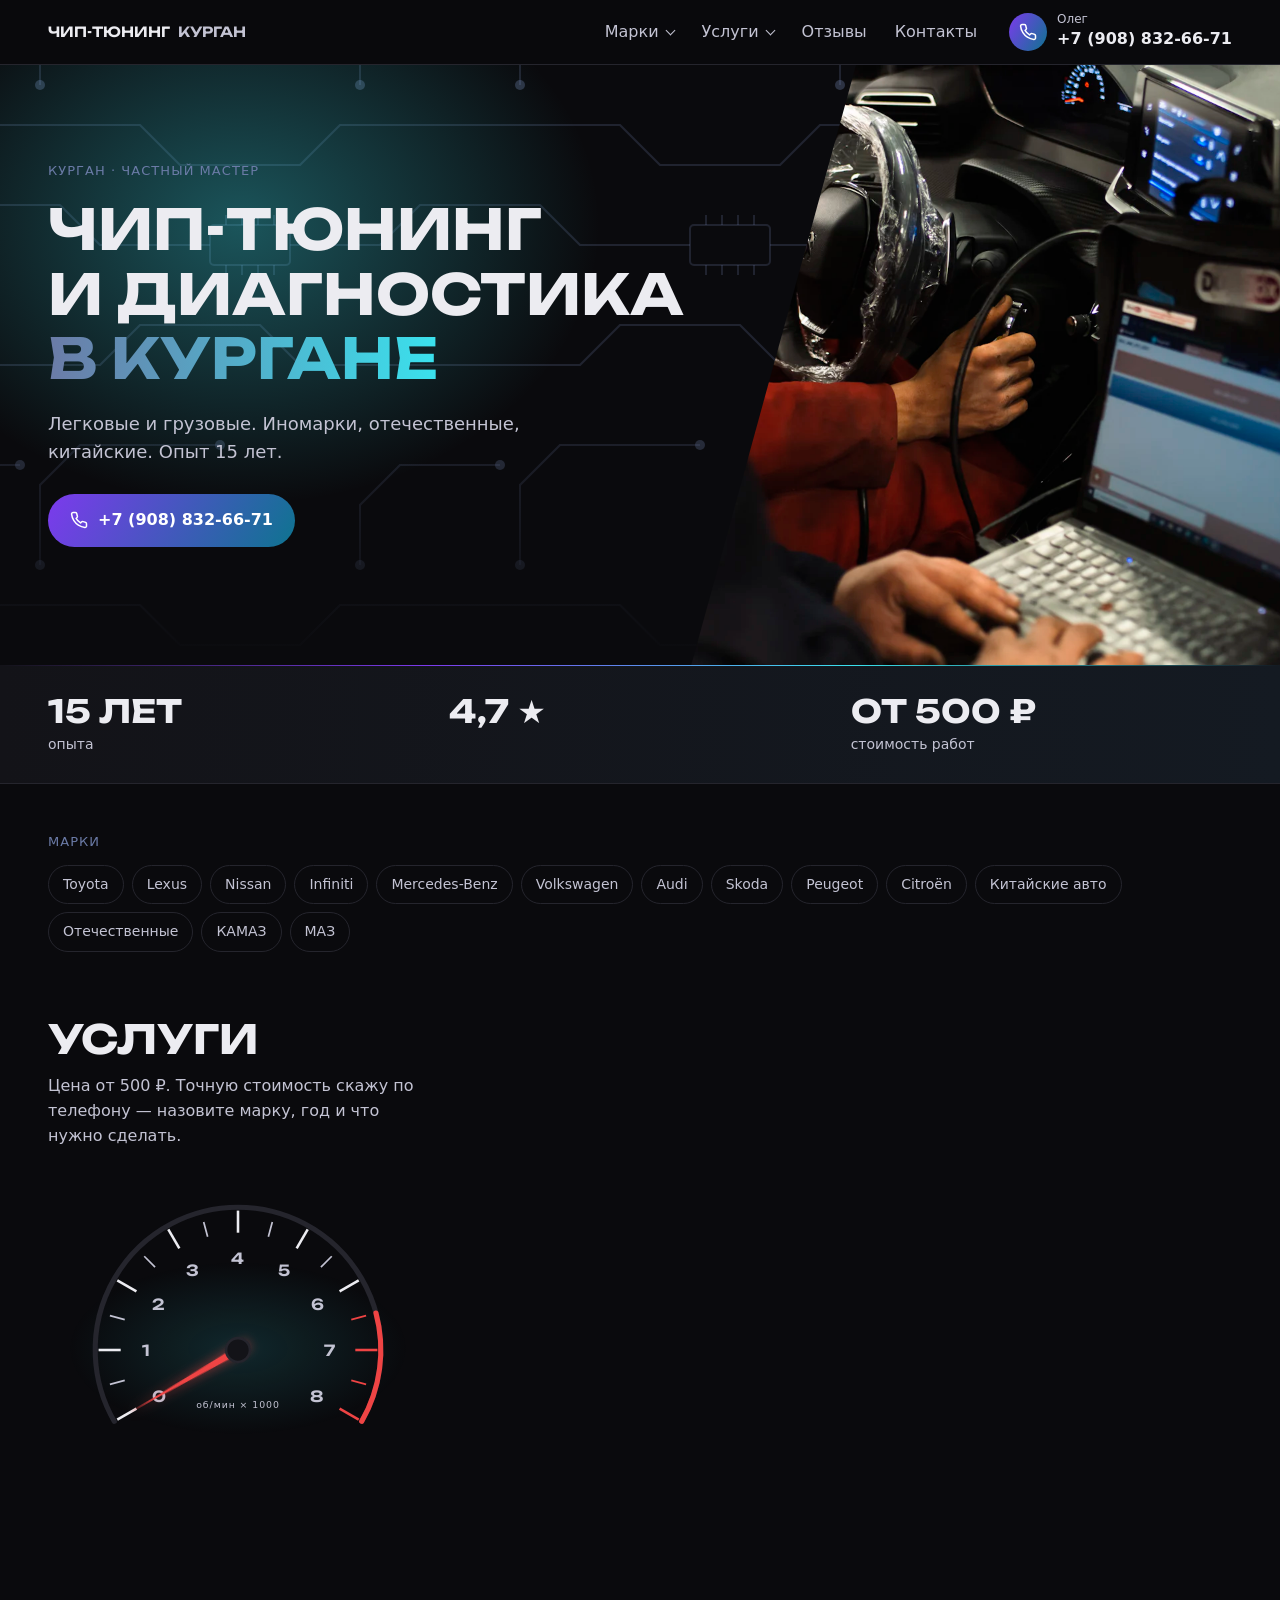
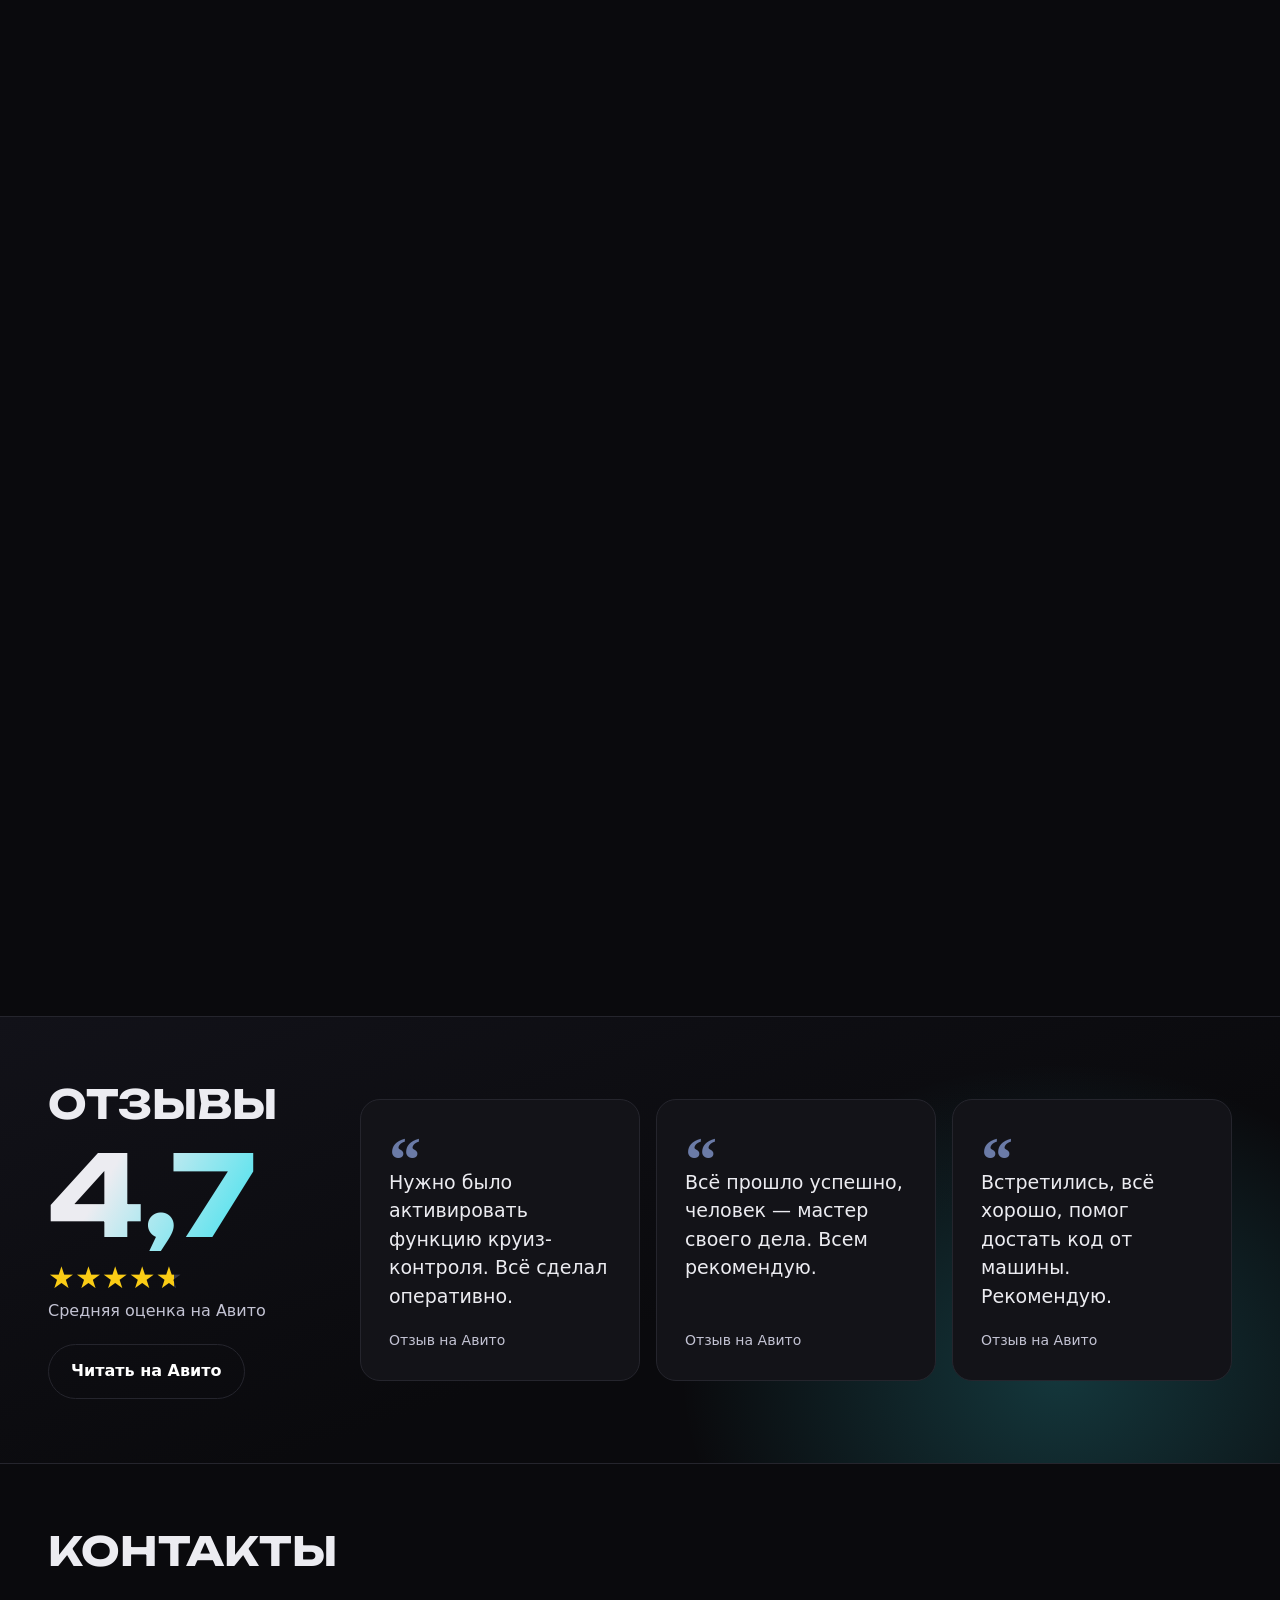
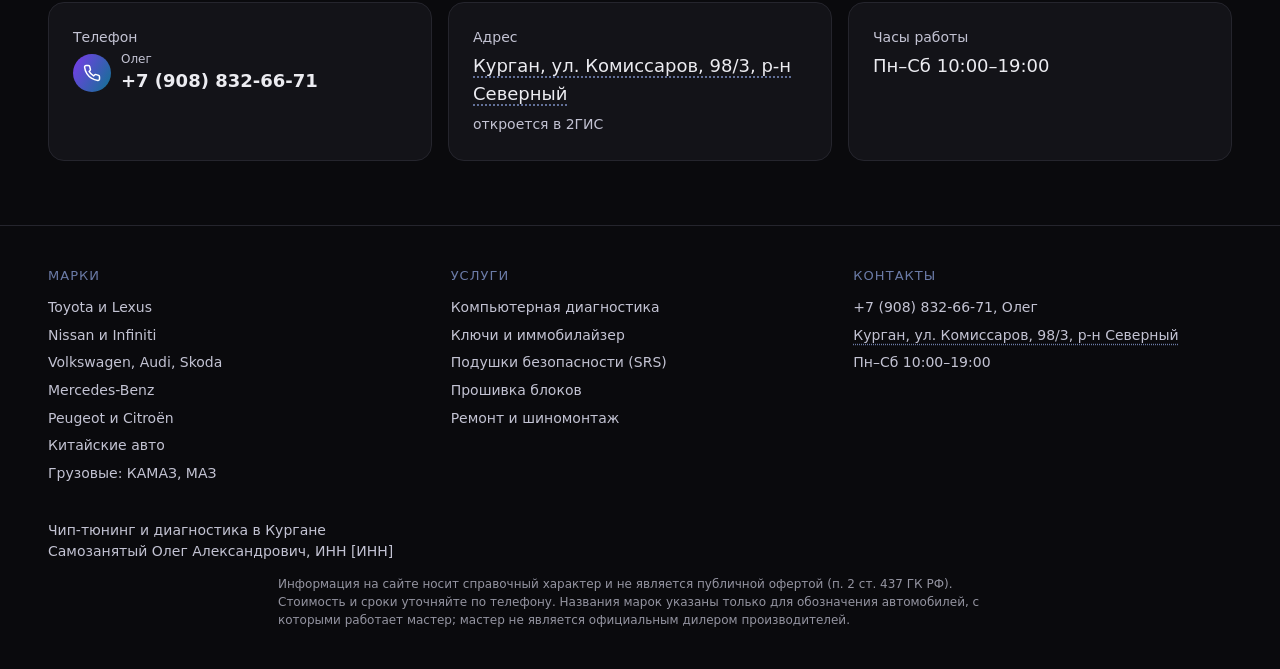
<file: index.html>
<!doctype html>
<html lang="ru">

<head>
  <meta charset="utf-8">
  <meta name="viewport" content="width=device-width, initial-scale=1">
  <title>Чип-тюнинг и диагностика авто в Кургане — от 500 ₽</title>
  <meta name="description"
    content="Чип-тюнинг легковых и грузовых авто, компьютерная диагностика, прошивка блоков, привязка ключей, ремонт, шиномонтаж. Частный мастер, опыт 15 лет. Курган, ул. Комиссаров, 98/3, р-н Северный. Тел. +7 (908) 832-66-71.">
  <link rel="icon"
    href="data:image/svg+xml,%3Csvg xmlns='http://www.w3.org/2000/svg' viewBox='0 0 32 32'%3E%3Crect width='32' height='32' rx='8' fill='%237c3aed'/%3E%3Cpath d='M18 4 8 18h7l-1 10 10-14h-7z' fill='white'/%3E%3C/svg%3E">
  <link rel="preload" href="assets/fonts/unbounded-cyrillic.woff2" as="font" type="font/woff2" crossorigin>
  <link rel="stylesheet" href="assets/style.css">
  <script type="application/ld+json">
{
  "@context": "https://schema.org",
  "@type": "AutoRepair",
  "name": "Олег — чип-тюнинг и диагностика",
  "description": "Чип-тюнинг легковых и грузовых авто, компьютерная диагностика, прошивка блоков, привязка ключей, ремонт, шиномонтаж.",
  "telephone": "+79088326671",
  "priceRange": "от 500 ₽",
  "openingHours": "Mo-Sa 10:00-19:00",
  "sameAs": ["https://www.avito.ru/kurgan/predlozheniya_uslug/chip-tyuning_diagnostika_1018682050"],
  "address": {
    "@type": "PostalAddress",
    "addressCountry": "RU",
    "addressLocality": "Курган",
    "streetAddress": "ул. Комиссаров, 98/3, р-н Северный"
  }
}
</script>
</head>

<body>

  <header class="top">
    <div class="wrap top-in">
      <a class="logo" href="index.html">Чип-тюнинг<span>Курган</span></a>
      <button class="burger" type="button" aria-label="Меню" aria-expanded="false"><span></span></button>
      <nav class="menu" aria-label="Меню">
        <ul>
          <li class="dd"><a href="index.html#brands">Марки</a>
            <ul>
              <li><a href="toyota-lexus.html">Toyota и Lexus</a></li>
              <li><a href="nissan-infiniti.html">Nissan и Infiniti</a></li>
              <li><a href="vw-audi-skoda.html">Volkswagen, Audi, Skoda</a></li>
              <li><a href="mercedes.html">Mercedes-Benz</a></li>
              <li><a href="peugeot-citroen.html">Peugeot и Citroën</a></li>
              <li><a href="kitajskie.html">Китайские авто</a></li>
              <li><a href="gruzovye.html">Грузовые: КАМАЗ, МАЗ</a></li>
            </ul>
          </li>
          <li class="dd"><a href="index.html#services">Услуги</a>
            <ul>
              <li><a href="diagnostika.html">Компьютерная диагностика</a></li>
              <li><a href="klyuchi.html">Ключи и иммобилайзер</a></li>
              <li><a href="airbag.html">Подушки безопасности (SRS)</a></li>
              <li><a href="proshivka.html">Прошивка блоков</a></li>
              <li><a href="remont.html">Ремонт и шиномонтаж</a></li>
            </ul>
          </li>
          <li><a href="index.html#reviews">Отзывы</a></li>
          <li><a href="index.html#contacts">Контакты</a></li>
        </ul>
        <a class="tel" href="tel:+79088326671"><span class="tel-ico"><svg class="ico" viewBox="0 0 24 24"
              aria-hidden="true">
              <path
                d="M22 16.92v3a2 2 0 0 1-2.18 2 19.79 19.79 0 0 1-8.63-3.07 19.5 19.5 0 0 1-6-6 19.79 19.79 0 0 1-3.07-8.67A2 2 0 0 1 4.11 2h3a2 2 0 0 1 2 1.72c.13.96.36 1.9.7 2.81a2 2 0 0 1-.45 2.11L8.09 9.91a16 16 0 0 0 6 6l1.27-1.27a2 2 0 0 1 2.11-.45c.91.34 1.85.57 2.81.7A2 2 0 0 1 22 16.92z" />
            </svg></span><span><small>Олег</small>+7 (908) 832-66-71</span></a>
      </nav>
    </div>
  </header>

  <main>
    <section class="hero">
      <div class="wrap">
        <div class="hero-text">
          <p class="label">Курган · частный мастер</p>
          <h1>Чип-тюнинг и&nbsp;диагностика <em>в&nbsp;Кургане</em></h1>
          <p class="lead">Легковые и грузовые. Иномарки, отечественные, китайские. Опыт 15&nbsp;лет.</p>
          <div class="btns">
            <a class="btn" href="tel:+79088326671"><svg class="ico" viewBox="0 0 24 24" aria-hidden="true">
                <path
                  d="M22 16.92v3a2 2 0 0 1-2.18 2 19.79 19.79 0 0 1-8.63-3.07 19.5 19.5 0 0 1-6-6 19.79 19.79 0 0 1-3.07-8.67A2 2 0 0 1 4.11 2h3a2 2 0 0 1 2 1.72c.13.96.36 1.9.7 2.81a2 2 0 0 1-.45 2.11L8.09 9.91a16 16 0 0 0 6 6l1.27-1.27a2 2 0 0 1 2.11-.45c.91.34 1.85.57 2.81.7A2 2 0 0 1 22 16.92z" />
              </svg>+7 (908) 832-66-71</a>
          </div>
        </div>
      </div>
      <img class="photo hero-photo" src="photos/hero.webp" alt="Компьютерная диагностика автомобиля в Кургане"
        width="1200" height="900" fetchpriority="high">
    </section>

    <div class="stats-band">
      <ul class="wrap stats">
        <li><b>15 лет</b>опыта</li>
        <li><b>4,7 ★</b></li>
        <li><b>от 500 ₽</b>стоимость работ</li>
      </ul>
    </div>

    <section id="brands" class="brands wrap">
      <p class="label">Марки</p>
      <ul class="chips">
        <li><a href="toyota-lexus.html">Toyota</a></li>
        <li><a href="toyota-lexus.html">Lexus</a></li>
        <li><a href="nissan-infiniti.html">Nissan</a></li>
        <li><a href="nissan-infiniti.html">Infiniti</a></li>
        <li><a href="mercedes.html">Mercedes-Benz</a></li>
        <li><a href="vw-audi-skoda.html">Volkswagen</a></li>
        <li><a href="vw-audi-skoda.html">Audi</a></li>
        <li><a href="vw-audi-skoda.html">Skoda</a></li>
        <li><a href="peugeot-citroen.html">Peugeot</a></li>
        <li><a href="peugeot-citroen.html">Citroën</a></li>
        <li><a href="kitajskie.html">Китайские авто</a></li>
        <li><span>Отечественные</span></li>
        <li><a href="gruzovye.html">КАМАЗ</a></li>
        <li><a href="gruzovye.html">МАЗ</a></li>
      </ul>
    </section>

    <section id="services" class="services wrap">
      <div class="svc-side">
        <h2>Услуги</h2>
        <p class="muted">Цена от 500 ₽. Точную стоимость скажу по телефону — назовите марку, год и что нужно сделать.
        </p>
        <svg class="gauge" viewBox="0 0 400 300" aria-hidden="true">
          <path class="track" d="M54.5 284.0 A168 168 0 1 1 345.5 284.0" />
          <path class="prog" d="M54.5 284.0 A168 168 0 1 1 345.5 284.0" pathLength="100" />
          <path class="redzone" d="M362.3 156.5 A168 168 0 0 1 345.5 284.0" />
          <line class="major" x1="200" y1="36" x2="200" y2="62" transform="rotate(-120 200 200)" />
          <line class="" x1="200" y1="44" x2="200" y2="62" transform="rotate(-105 200 200)" />
          <line class="major" x1="200" y1="36" x2="200" y2="62" transform="rotate(-90 200 200)" />
          <line class="" x1="200" y1="44" x2="200" y2="62" transform="rotate(-75 200 200)" />
          <line class="major" x1="200" y1="36" x2="200" y2="62" transform="rotate(-60 200 200)" />
          <line class="" x1="200" y1="44" x2="200" y2="62" transform="rotate(-45 200 200)" />
          <line class="major" x1="200" y1="36" x2="200" y2="62" transform="rotate(-30 200 200)" />
          <line class="" x1="200" y1="44" x2="200" y2="62" transform="rotate(-15 200 200)" />
          <line class="major" x1="200" y1="36" x2="200" y2="62" transform="rotate(0 200 200)" />
          <line class="" x1="200" y1="44" x2="200" y2="62" transform="rotate(15 200 200)" />
          <line class="major" x1="200" y1="36" x2="200" y2="62" transform="rotate(30 200 200)" />
          <line class="" x1="200" y1="44" x2="200" y2="62" transform="rotate(45 200 200)" />
          <line class="major" x1="200" y1="36" x2="200" y2="62" transform="rotate(60 200 200)" />
          <line class="red" x1="200" y1="44" x2="200" y2="62" transform="rotate(75 200 200)" />
          <line class="major red" x1="200" y1="36" x2="200" y2="62" transform="rotate(90 200 200)" />
          <line class="red" x1="200" y1="44" x2="200" y2="62" transform="rotate(105 200 200)" />
          <line class="major red" x1="200" y1="36" x2="200" y2="62" transform="rotate(120 200 200)" />
          <text x="106.5" y="261.0">0</text><text x="92.0" y="207.0">1</text><text x="106.5" y="153.0">2</text><text
            x="146.0" y="113.5">3</text><text x="200.0" y="99.0">4</text><text x="254.0" y="113.5">5</text><text
            x="293.5" y="153.0">6</text><text x="308.0" y="207.0">7</text><text x="293.5" y="261.0">8</text>
          <text class="unit" x="200" y="268">об/мин × 1000</text>
          <g class="needle">
            <path d="M195 214 L200 52 L205 214 Z" />
          </g>
          <circle class="hub" cx="200" cy="200" r="14" />
        </svg>
      </div>
      <div class="svc-list">
        <article class="svc reveal">
          <span class="svc-num" aria-hidden="true">01</span>
          <h3>Чип-тюнинг</h3>
          <ul>
            <li><a href="toyota-lexus.html">Toyota, Lexus</a></li>
            <li><a href="nissan-infiniti.html">Nissan, Infiniti</a></li>
            <li><a href="peugeot-citroen.html">Peugeot, Citroën</a></li>
            <li><a href="kitajskie.html">Китайские авто</a></li>
            <li><a href="gruzovye.html">Грузовые: КАМАЗ, МАЗ, китайские</a></li>
          </ul>
          <p class="note">Ставлю только проверенные прошивки</p>
        </article>
        <article class="svc reveal">
          <span class="svc-num" aria-hidden="true">02</span>
          <h3>Диагностика</h3>
          <ul>
            <li><a href="diagnostika.html">Компьютерная диагностика иномарок и отечественных авто</a></li>
            <li><a href="mercedes.html">Mercedes-Benz на дилерском оборудовании Xentry</a></li>
            <li><a href="peugeot-citroen.html">Peugeot, Citroën на дилерском оборудовании Lexia</a></li>
            <li>Мотор-тестер, осциллограф</li>
            <li><a href="diagnostika.html">Проверка авто перед покупкой</a></li>
            <li><a href="diagnostika.html">Автоэлектрик</a></li>
          </ul>
        </article>
        <article class="svc reveal">
          <span class="svc-num" aria-hidden="true">03</span>
          <h3>Электроника и ключи</h3>
          <ul>
            <li><a href="proshivka.html">Прошивка блоков: двигатель, коробка, рулевое и другие</a></li>
            <li><a href="vw-audi-skoda.html">Обновление прошивок VW, Audi, Skoda</a></li>
            <li><a href="klyuchi.html">Привязка ключей, отключение иммобилайзера</a></li>
            <li><a href="klyuchi.html">Дубликаты ключей: программирую чип</a></li>
            <li><a href="airbag.html">Очистка краш-данных SRS после ДТП</a></li>
            <li>Активация функций, например круиз-контроля</li>
            <li><a href="proshivka.html">Русификация</a></li>
          </ul>
          <p class="note">Ключи и иммобилайзер — только владельцу авто, по СТС/ПТС и паспорту</p>
        </article>
        <article class="svc reveal">
          <span class="svc-num" aria-hidden="true">04</span>
          <h3>Ремонт и шиномонтаж</h3>
          <ul>
            <li><a href="remont.html">Ходовая</a></li>
            <li><a href="remont.html">Двигатель</a></li>
            <li><a href="remont.html">Коробка передач</a></li>
            <li><a href="remont.html">Шиномонтаж: сезонная переобувка</a></li>
          </ul>
          <p class="note">Можно со своими запчастями</p>
        </article>
      </div>
    </section>

    <section id="reviews" class="band">
      <div class="wrap reviews">
        <div class="rating">
          <h2>Отзывы</h2>
          <b class="score">4,7</b>
          <span class="stars" style="--r:4.7" role="img" aria-label="Оценка 4,7 из 5">★★★★★</span>
          <p>Средняя оценка на Авито</p>
          <a class="btn ghost"
            href="https://www.avito.ru/kurgan/predlozheniya_uslug/chip-tyuning_diagnostika_1018682050" target="_blank"
            rel="noopener">Читать на Авито</a>
        </div>
        <div>
          <div class="carousel" tabindex="0" aria-label="Отзывы клиентов">
            <figure class="review">
              <blockquote>Нужно было активировать функцию круиз-контроля. Всё сделал оперативно.</blockquote>
              <figcaption>Отзыв на Авито</figcaption>
            </figure>
            <figure class="review">
              <blockquote>Всё прошло успешно, человек — мастер своего дела. Всем рекомендую.</blockquote>
              <figcaption>Отзыв на Авито</figcaption>
            </figure>
            <figure class="review">
              <blockquote>Встретились, всё хорошо, помог достать код от машины. Рекомендую.</blockquote>
              <figcaption>Отзыв на Авито</figcaption>
            </figure>
          </div>
          <div class="car-nav">
            <button type="button" data-dir="-1" aria-label="Предыдущий отзыв">←</button>
            <button type="button" data-dir="1" aria-label="Следующий отзыв">→</button>
          </div>
        </div>
      </div>
    </section>

    <section id="contacts" class="wrap">
      <h2>Контакты</h2>
      <dl class="contacts">
        <div class="card">
          <dt>Телефон</dt>
          <dd><a class="tel" href="tel:+79088326671"><span class="tel-ico"><svg class="ico" viewBox="0 0 24 24"
                  aria-hidden="true">
                  <path
                    d="M22 16.92v3a2 2 0 0 1-2.18 2 19.79 19.79 0 0 1-8.63-3.07 19.5 19.5 0 0 1-6-6 19.79 19.79 0 0 1-3.07-8.67A2 2 0 0 1 4.11 2h3a2 2 0 0 1 2 1.72c.13.96.36 1.9.7 2.81a2 2 0 0 1-.45 2.11L8.09 9.91a16 16 0 0 0 6 6l1.27-1.27a2 2 0 0 1 2.11-.45c.91.34 1.85.57 2.81.7A2 2 0 0 1 22 16.92z" />
                </svg></span><span><small>Олег</small>+7 (908) 832-66-71</span></a></dd>
        </div>
        <div class="card">
          <dt>Адрес</dt>
          <dd><a class="map-link"
              href="https://2gis.ru/kurgan/search/%D1%83%D0%BB.%20%D0%9A%D0%BE%D0%BC%D0%B8%D1%81%D1%81%D0%B0%D1%80%D0%BE%D0%B2%2C%2098%2F3"
              target="_blank" rel="noopener">Курган, ул. Комиссаров, 98/3, р-н Северный</a><small>откроется в
              2ГИС</small></dd>
        </div>
        <div class="card">
          <dt>Часы работы</dt>
          <dd>Пн–Сб 10:00–19:00</dd>
        </div>
      </dl>
    </section>
  </main>

  <footer class="site-footer">
    <div class="wrap foot">
      <nav>
        <p class="label">Марки</p>
        <ul>
          <li><a href="toyota-lexus.html">Toyota и Lexus</a></li>
          <li><a href="nissan-infiniti.html">Nissan и Infiniti</a></li>
          <li><a href="vw-audi-skoda.html">Volkswagen, Audi, Skoda</a></li>
          <li><a href="mercedes.html">Mercedes-Benz</a></li>
          <li><a href="peugeot-citroen.html">Peugeot и Citroën</a></li>
          <li><a href="kitajskie.html">Китайские авто</a></li>
          <li><a href="gruzovye.html">Грузовые: КАМАЗ, МАЗ</a></li>
        </ul>
      </nav>
      <nav>
        <p class="label">Услуги</p>
        <ul>
          <li><a href="diagnostika.html">Компьютерная диагностика</a></li>
          <li><a href="klyuchi.html">Ключи и иммобилайзер</a></li>
          <li><a href="airbag.html">Подушки безопасности (SRS)</a></li>
          <li><a href="proshivka.html">Прошивка блоков</a></li>
          <li><a href="remont.html">Ремонт и шиномонтаж</a></li>
        </ul>
      </nav>
      <div>
        <p class="label">Контакты</p>
        <ul>
          <li><a href="tel:+79088326671">+7 (908) 832-66-71</a>, Олег</li>
          <li><a class="map-link"
              href="https://2gis.ru/kurgan/search/%D1%83%D0%BB.%20%D0%9A%D0%BE%D0%BC%D0%B8%D1%81%D1%81%D0%B0%D1%80%D0%BE%D0%B2%2C%2098%2F3"
              target="_blank" rel="noopener">Курган, ул. Комиссаров, 98/3, р-н Северный</a></li>
          <li>Пн–Сб 10:00–19:00</li>
        </ul>
      </div>
    </div>
    <p class="wrap copy">Чип-тюнинг и диагностика в Кургане<br>Самозанятый Олег Александрович, ИНН [ИНН]</p>
    <p class="wrap legal">Информация на сайте носит справочный характер и не является публичной офертой (п. 2 ст. 437 ГК
      РФ). Стоимость и сроки уточняйте по телефону. Названия марок указаны только для обозначения автомобилей, с
      которыми работает мастер; мастер не является официальным дилером производителей.</p>
  </footer>
  <a class="btn callbar" href="tel:+79088326671"><svg class="ico" viewBox="0 0 24 24" aria-hidden="true">
      <path
        d="M22 16.92v3a2 2 0 0 1-2.18 2 19.79 19.79 0 0 1-8.63-3.07 19.5 19.5 0 0 1-6-6 19.79 19.79 0 0 1-3.07-8.67A2 2 0 0 1 4.11 2h3a2 2 0 0 1 2 1.72c.13.96.36 1.9.7 2.81a2 2 0 0 1-.45 2.11L8.09 9.91a16 16 0 0 0 6 6l1.27-1.27a2 2 0 0 1 2.11-.45c.91.34 1.85.57 2.81.7A2 2 0 0 1 22 16.92z" />
    </svg>Позвонить</a>
  <a class="to-top" href="#" aria-label="Наверх"><svg class="ico" viewBox="0 0 24 24" aria-hidden="true">
      <path d="M12 19V5M5 12l7-7 7 7" />
    </svg></a>
  <script src="assets/site.js" defer></script>

</body>

</html>
</file>
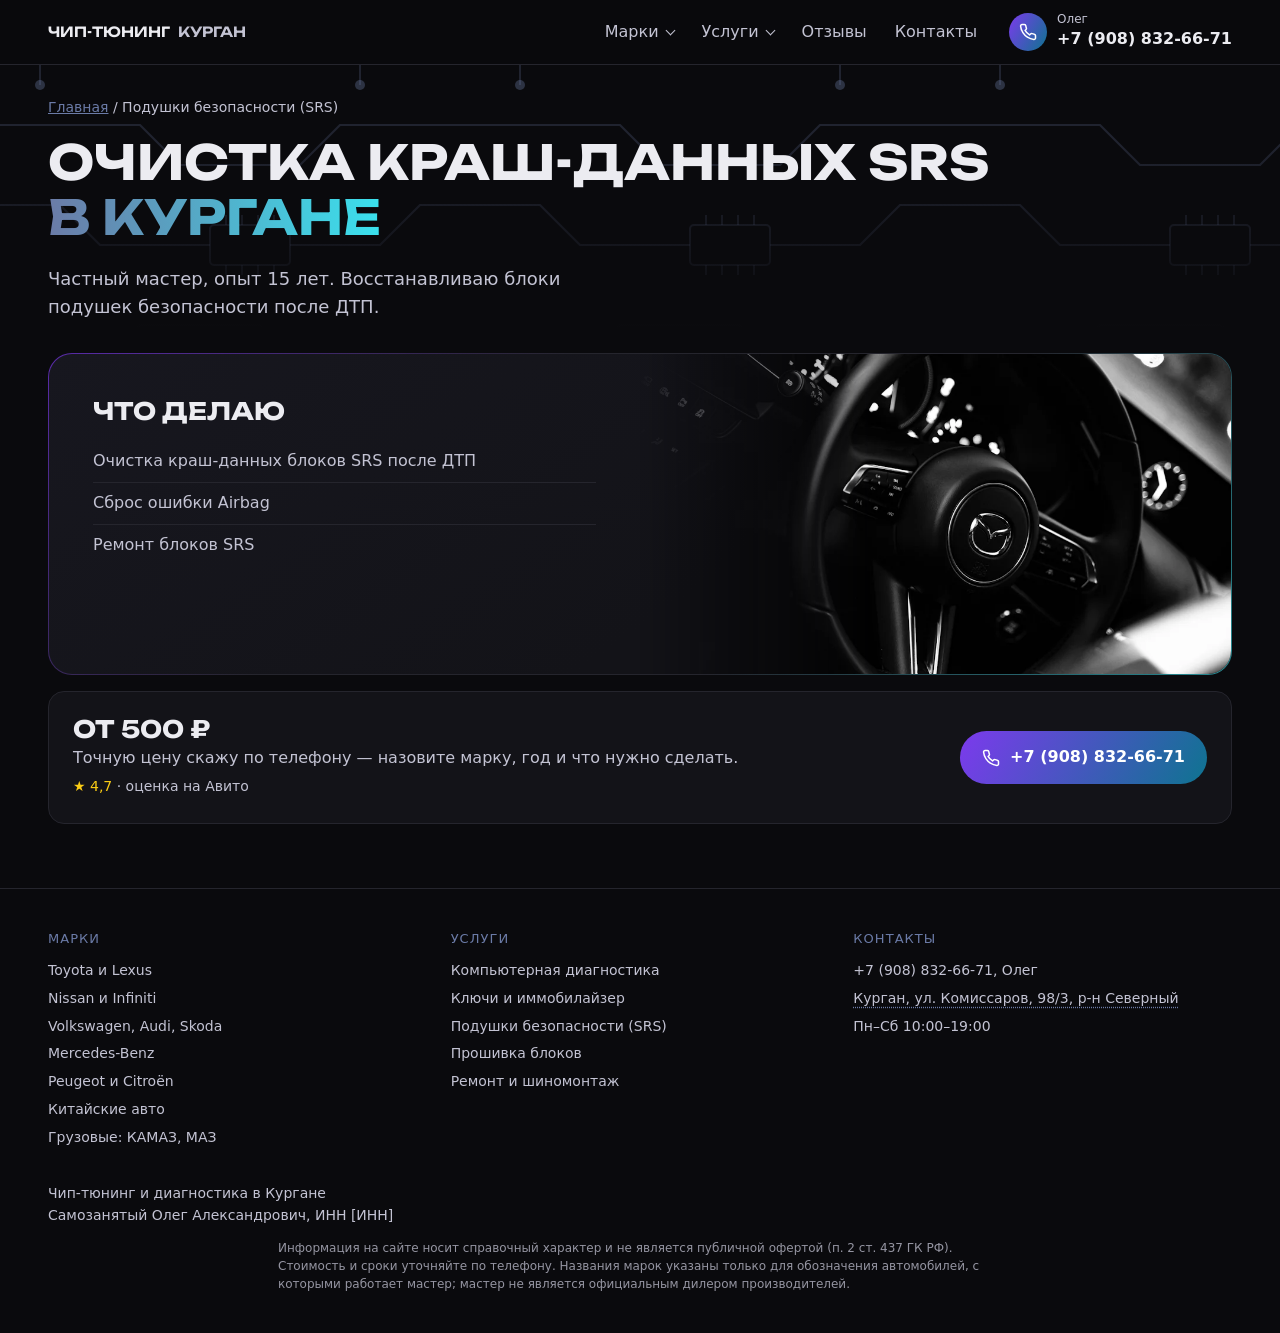
<file: airbag.html>
<!doctype html>
<html lang="ru">

<head>
  <meta charset="utf-8">
  <meta name="viewport" content="width=device-width, initial-scale=1">
  <title>Очистка краш-данных SRS в Кургане — от 500 ₽</title>
  <meta name="description"
    content="Очистка краш-данных блоков SRS после ДТП, сброс ошибки Airbag, ремонт блоков SRS в Кургане. Опыт 15 лет. Тел. +7 (908) 832-66-71.">
  <link rel="icon"
    href="data:image/svg+xml,%3Csvg xmlns='http://www.w3.org/2000/svg' viewBox='0 0 32 32'%3E%3Crect width='32' height='32' rx='8' fill='%237c3aed'/%3E%3Cpath d='M18 4 8 18h7l-1 10 10-14h-7z' fill='white'/%3E%3C/svg%3E">
  <link rel="preload" href="assets/fonts/unbounded-cyrillic.woff2" as="font" type="font/woff2" crossorigin>
  <link rel="stylesheet" href="assets/style.css">
</head>

<body>

  <header class="top">
    <div class="wrap top-in">
      <a class="logo" href="index.html">Чип-тюнинг<span>Курган</span></a>
      <button class="burger" type="button" aria-label="Меню" aria-expanded="false"><span></span></button>
      <nav class="menu" aria-label="Меню">
        <ul>
          <li class="dd"><a href="index.html#brands">Марки</a>
            <ul>
              <li><a href="toyota-lexus.html">Toyota и Lexus</a></li>
              <li><a href="nissan-infiniti.html">Nissan и Infiniti</a></li>
              <li><a href="vw-audi-skoda.html">Volkswagen, Audi, Skoda</a></li>
              <li><a href="mercedes.html">Mercedes-Benz</a></li>
              <li><a href="peugeot-citroen.html">Peugeot и Citroën</a></li>
              <li><a href="kitajskie.html">Китайские авто</a></li>
              <li><a href="gruzovye.html">Грузовые: КАМАЗ, МАЗ</a></li>
            </ul>
          </li>
          <li class="dd"><a href="index.html#services">Услуги</a>
            <ul>
              <li><a href="diagnostika.html">Компьютерная диагностика</a></li>
              <li><a href="klyuchi.html">Ключи и иммобилайзер</a></li>
              <li><a href="airbag.html">Подушки безопасности (SRS)</a></li>
              <li><a href="proshivka.html">Прошивка блоков</a></li>
              <li><a href="remont.html">Ремонт и шиномонтаж</a></li>
            </ul>
          </li>
          <li><a href="index.html#reviews">Отзывы</a></li>
          <li><a href="index.html#contacts">Контакты</a></li>
        </ul>
        <a class="tel" href="tel:+79088326671"><span class="tel-ico"><svg class="ico" viewBox="0 0 24 24"
              aria-hidden="true">
              <path
                d="M22 16.92v3a2 2 0 0 1-2.18 2 19.79 19.79 0 0 1-8.63-3.07 19.5 19.5 0 0 1-6-6 19.79 19.79 0 0 1-3.07-8.67A2 2 0 0 1 4.11 2h3a2 2 0 0 1 2 1.72c.13.96.36 1.9.7 2.81a2 2 0 0 1-.45 2.11L8.09 9.91a16 16 0 0 0 6 6l1.27-1.27a2 2 0 0 1 2.11-.45c.91.34 1.85.57 2.81.7A2 2 0 0 1 22 16.92z" />
            </svg></span><span><small>Олег</small>+7 (908) 832-66-71</span></a>
      </nav>
    </div>
  </header>

  <main>
    <div class="page-head">
      <div class="wrap">
        <p class="crumbs"><a href="index.html">Главная</a> / Подушки безопасности (SRS)</p>
        <h1>Очистка краш-данных SRS <em>в&nbsp;Кургане</em></h1>
        <p class="lead">Частный мастер, опыт 15&nbsp;лет. Восстанавливаю блоки подушек безопасности после ДТП.</p>
      </div>
    </div>
    <section class="wrap page">
      <div class="split">
        <div class="split-text">
          <h2>Что делаю</h2>
          <ul>
            <li>Очистка краш-данных блоков SRS после ДТП</li>
            <li>Сброс ошибки Airbag</li>
            <li>Ремонт блоков SRS</li>
          </ul>
        </div>
        <div class="split-media">
          <img src="photos/airbag.webp" alt="Руль с подушкой безопасности — очистка краш-данных SRS в Кургане"
            loading="lazy" width="1000" height="750">
        </div>
      </div>
      <div class="card cta">
        <div>
          <b>от 500 ₽</b>
          <p class="muted">Точную цену скажу по телефону — назовите марку, год и что нужно сделать.</p>
          <a class="rate" href="index.html#reviews"><span>★ 4,7</span> · оценка на Авито</a>
        </div>
        <div class="btns">
          <a class="btn" href="tel:+79088326671"><svg class="ico" viewBox="0 0 24 24" aria-hidden="true">
              <path
                d="M22 16.92v3a2 2 0 0 1-2.18 2 19.79 19.79 0 0 1-8.63-3.07 19.5 19.5 0 0 1-6-6 19.79 19.79 0 0 1-3.07-8.67A2 2 0 0 1 4.11 2h3a2 2 0 0 1 2 1.72c.13.96.36 1.9.7 2.81a2 2 0 0 1-.45 2.11L8.09 9.91a16 16 0 0 0 6 6l1.27-1.27a2 2 0 0 1 2.11-.45c.91.34 1.85.57 2.81.7A2 2 0 0 1 22 16.92z" />
            </svg>+7 (908) 832-66-71</a>
        </div>
      </div>
    </section>
  </main>

  <footer class="site-footer">
    <div class="wrap foot">
      <nav>
        <p class="label">Марки</p>
        <ul>
          <li><a href="toyota-lexus.html">Toyota и Lexus</a></li>
          <li><a href="nissan-infiniti.html">Nissan и Infiniti</a></li>
          <li><a href="vw-audi-skoda.html">Volkswagen, Audi, Skoda</a></li>
          <li><a href="mercedes.html">Mercedes-Benz</a></li>
          <li><a href="peugeot-citroen.html">Peugeot и Citroën</a></li>
          <li><a href="kitajskie.html">Китайские авто</a></li>
          <li><a href="gruzovye.html">Грузовые: КАМАЗ, МАЗ</a></li>
        </ul>
      </nav>
      <nav>
        <p class="label">Услуги</p>
        <ul>
          <li><a href="diagnostika.html">Компьютерная диагностика</a></li>
          <li><a href="klyuchi.html">Ключи и иммобилайзер</a></li>
          <li><a href="airbag.html">Подушки безопасности (SRS)</a></li>
          <li><a href="proshivka.html">Прошивка блоков</a></li>
          <li><a href="remont.html">Ремонт и шиномонтаж</a></li>
        </ul>
      </nav>
      <div>
        <p class="label">Контакты</p>
        <ul>
          <li><a href="tel:+79088326671">+7 (908) 832-66-71</a>, Олег</li>
          <li><a class="map-link"
              href="https://2gis.ru/kurgan/search/%D1%83%D0%BB.%20%D0%9A%D0%BE%D0%BC%D0%B8%D1%81%D1%81%D0%B0%D1%80%D0%BE%D0%B2%2C%2098%2F3"
              target="_blank" rel="noopener">Курган, ул. Комиссаров, 98/3, р-н Северный</a></li>
          <li>Пн–Сб 10:00–19:00</li>
        </ul>
      </div>
    </div>
    <p class="wrap copy">Чип-тюнинг и диагностика в Кургане<br>Самозанятый Олег Александрович, ИНН [ИНН]</p>
    <p class="wrap legal">Информация на сайте носит справочный характер и не является публичной офертой (п. 2 ст. 437 ГК
      РФ). Стоимость и сроки уточняйте по телефону. Названия марок указаны только для обозначения автомобилей, с
      которыми работает мастер; мастер не является официальным дилером производителей.</p>
  </footer>
  <a class="btn callbar" href="tel:+79088326671"><svg class="ico" viewBox="0 0 24 24" aria-hidden="true">
      <path
        d="M22 16.92v3a2 2 0 0 1-2.18 2 19.79 19.79 0 0 1-8.63-3.07 19.5 19.5 0 0 1-6-6 19.79 19.79 0 0 1-3.07-8.67A2 2 0 0 1 4.11 2h3a2 2 0 0 1 2 1.72c.13.96.36 1.9.7 2.81a2 2 0 0 1-.45 2.11L8.09 9.91a16 16 0 0 0 6 6l1.27-1.27a2 2 0 0 1 2.11-.45c.91.34 1.85.57 2.81.7A2 2 0 0 1 22 16.92z" />
    </svg>Позвонить</a>
  <a class="to-top" href="#" aria-label="Наверх"><svg class="ico" viewBox="0 0 24 24" aria-hidden="true">
      <path d="M12 19V5M5 12l7-7 7 7" />
    </svg></a>
  <script src="assets/site.js" defer></script>

</body>

</html>
</file>
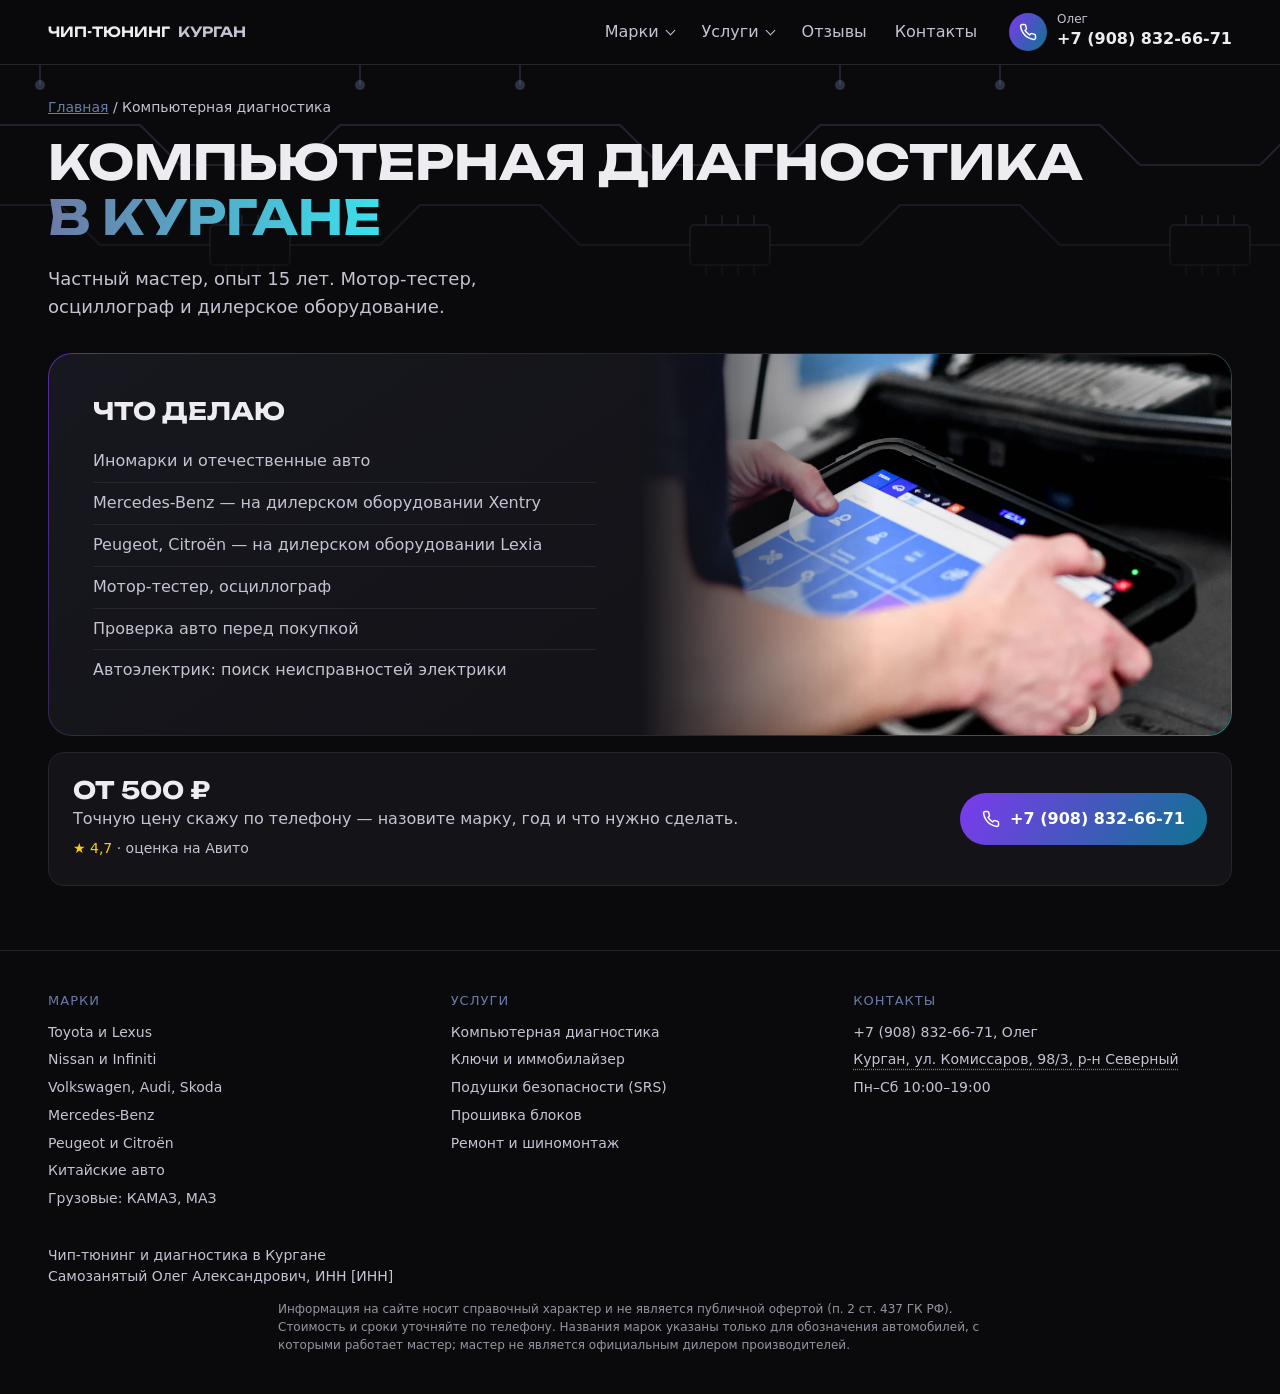
<file: diagnostika.html>
<!doctype html>
<html lang="ru">

<head>
  <meta charset="utf-8">
  <meta name="viewport" content="width=device-width, initial-scale=1">
  <title>Компьютерная диагностика авто в Кургане — от 500 ₽</title>
  <meta name="description"
    content="Компьютерная диагностика иномарок и отечественных авто в Кургане. Mercedes (Xentry), Peugeot и Citroën (Lexia) — на дилерском оборудовании. Проверка перед покупкой. Тел. +7 (908) 832-66-71.">
  <link rel="icon"
    href="data:image/svg+xml,%3Csvg xmlns='http://www.w3.org/2000/svg' viewBox='0 0 32 32'%3E%3Crect width='32' height='32' rx='8' fill='%237c3aed'/%3E%3Cpath d='M18 4 8 18h7l-1 10 10-14h-7z' fill='white'/%3E%3C/svg%3E">
  <link rel="preload" href="assets/fonts/unbounded-cyrillic.woff2" as="font" type="font/woff2" crossorigin>
  <link rel="stylesheet" href="assets/style.css">
</head>

<body>

  <header class="top">
    <div class="wrap top-in">
      <a class="logo" href="index.html">Чип-тюнинг<span>Курган</span></a>
      <button class="burger" type="button" aria-label="Меню" aria-expanded="false"><span></span></button>
      <nav class="menu" aria-label="Меню">
        <ul>
          <li class="dd"><a href="index.html#brands">Марки</a>
            <ul>
              <li><a href="toyota-lexus.html">Toyota и Lexus</a></li>
              <li><a href="nissan-infiniti.html">Nissan и Infiniti</a></li>
              <li><a href="vw-audi-skoda.html">Volkswagen, Audi, Skoda</a></li>
              <li><a href="mercedes.html">Mercedes-Benz</a></li>
              <li><a href="peugeot-citroen.html">Peugeot и Citroën</a></li>
              <li><a href="kitajskie.html">Китайские авто</a></li>
              <li><a href="gruzovye.html">Грузовые: КАМАЗ, МАЗ</a></li>
            </ul>
          </li>
          <li class="dd"><a href="index.html#services">Услуги</a>
            <ul>
              <li><a href="diagnostika.html">Компьютерная диагностика</a></li>
              <li><a href="klyuchi.html">Ключи и иммобилайзер</a></li>
              <li><a href="airbag.html">Подушки безопасности (SRS)</a></li>
              <li><a href="proshivka.html">Прошивка блоков</a></li>
              <li><a href="remont.html">Ремонт и шиномонтаж</a></li>
            </ul>
          </li>
          <li><a href="index.html#reviews">Отзывы</a></li>
          <li><a href="index.html#contacts">Контакты</a></li>
        </ul>
        <a class="tel" href="tel:+79088326671"><span class="tel-ico"><svg class="ico" viewBox="0 0 24 24"
              aria-hidden="true">
              <path
                d="M22 16.92v3a2 2 0 0 1-2.18 2 19.79 19.79 0 0 1-8.63-3.07 19.5 19.5 0 0 1-6-6 19.79 19.79 0 0 1-3.07-8.67A2 2 0 0 1 4.11 2h3a2 2 0 0 1 2 1.72c.13.96.36 1.9.7 2.81a2 2 0 0 1-.45 2.11L8.09 9.91a16 16 0 0 0 6 6l1.27-1.27a2 2 0 0 1 2.11-.45c.91.34 1.85.57 2.81.7A2 2 0 0 1 22 16.92z" />
            </svg></span><span><small>Олег</small>+7 (908) 832-66-71</span></a>
      </nav>
    </div>
  </header>

  <main>
    <div class="page-head">
      <div class="wrap">
        <p class="crumbs"><a href="index.html">Главная</a> / Компьютерная диагностика</p>
        <h1>Компьютерная диагностика <em>в&nbsp;Кургане</em></h1>
        <p class="lead">Частный мастер, опыт 15&nbsp;лет. Мотор-тестер, осциллограф и дилерское оборудование.</p>
      </div>
    </div>
    <section class="wrap page">
      <div class="split">
        <div class="split-text">
          <h2>Что делаю</h2>
          <ul>
            <li>Иномарки и отечественные авто</li>
            <li>Mercedes-Benz — на дилерском оборудовании Xentry</li>
            <li>Peugeot, Citroën — на дилерском оборудовании Lexia</li>
            <li>Мотор-тестер, осциллограф</li>
            <li>Проверка авто перед покупкой</li>
            <li>Автоэлектрик: поиск неисправностей электрики</li>
          </ul>
        </div>
        <div class="split-media">
          <img src="photos/diagnostika.webp" alt="Диагностический сканер — компьютерная диагностика авто в Кургане"
            loading="lazy" width="1000" height="750">
        </div>
      </div>
      <div class="card cta">
        <div>
          <b>от 500 ₽</b>
          <p class="muted">Точную цену скажу по телефону — назовите марку, год и что нужно сделать.</p>
          <a class="rate" href="index.html#reviews"><span>★ 4,7</span> · оценка на Авито</a>
        </div>
        <div class="btns">
          <a class="btn" href="tel:+79088326671"><svg class="ico" viewBox="0 0 24 24" aria-hidden="true">
              <path
                d="M22 16.92v3a2 2 0 0 1-2.18 2 19.79 19.79 0 0 1-8.63-3.07 19.5 19.5 0 0 1-6-6 19.79 19.79 0 0 1-3.07-8.67A2 2 0 0 1 4.11 2h3a2 2 0 0 1 2 1.72c.13.96.36 1.9.7 2.81a2 2 0 0 1-.45 2.11L8.09 9.91a16 16 0 0 0 6 6l1.27-1.27a2 2 0 0 1 2.11-.45c.91.34 1.85.57 2.81.7A2 2 0 0 1 22 16.92z" />
            </svg>+7 (908) 832-66-71</a>
        </div>
      </div>
    </section>
  </main>

  <footer class="site-footer">
    <div class="wrap foot">
      <nav>
        <p class="label">Марки</p>
        <ul>
          <li><a href="toyota-lexus.html">Toyota и Lexus</a></li>
          <li><a href="nissan-infiniti.html">Nissan и Infiniti</a></li>
          <li><a href="vw-audi-skoda.html">Volkswagen, Audi, Skoda</a></li>
          <li><a href="mercedes.html">Mercedes-Benz</a></li>
          <li><a href="peugeot-citroen.html">Peugeot и Citroën</a></li>
          <li><a href="kitajskie.html">Китайские авто</a></li>
          <li><a href="gruzovye.html">Грузовые: КАМАЗ, МАЗ</a></li>
        </ul>
      </nav>
      <nav>
        <p class="label">Услуги</p>
        <ul>
          <li><a href="diagnostika.html">Компьютерная диагностика</a></li>
          <li><a href="klyuchi.html">Ключи и иммобилайзер</a></li>
          <li><a href="airbag.html">Подушки безопасности (SRS)</a></li>
          <li><a href="proshivka.html">Прошивка блоков</a></li>
          <li><a href="remont.html">Ремонт и шиномонтаж</a></li>
        </ul>
      </nav>
      <div>
        <p class="label">Контакты</p>
        <ul>
          <li><a href="tel:+79088326671">+7 (908) 832-66-71</a>, Олег</li>
          <li><a class="map-link"
              href="https://2gis.ru/kurgan/search/%D1%83%D0%BB.%20%D0%9A%D0%BE%D0%BC%D0%B8%D1%81%D1%81%D0%B0%D1%80%D0%BE%D0%B2%2C%2098%2F3"
              target="_blank" rel="noopener">Курган, ул. Комиссаров, 98/3, р-н Северный</a></li>
          <li>Пн–Сб 10:00–19:00</li>
        </ul>
      </div>
    </div>
    <p class="wrap copy">Чип-тюнинг и диагностика в Кургане<br>Самозанятый Олег Александрович, ИНН [ИНН]</p>
    <p class="wrap legal">Информация на сайте носит справочный характер и не является публичной офертой (п. 2 ст. 437 ГК
      РФ). Стоимость и сроки уточняйте по телефону. Названия марок указаны только для обозначения автомобилей, с
      которыми работает мастер; мастер не является официальным дилером производителей.</p>
  </footer>
  <a class="btn callbar" href="tel:+79088326671"><svg class="ico" viewBox="0 0 24 24" aria-hidden="true">
      <path
        d="M22 16.92v3a2 2 0 0 1-2.18 2 19.79 19.79 0 0 1-8.63-3.07 19.5 19.5 0 0 1-6-6 19.79 19.79 0 0 1-3.07-8.67A2 2 0 0 1 4.11 2h3a2 2 0 0 1 2 1.72c.13.96.36 1.9.7 2.81a2 2 0 0 1-.45 2.11L8.09 9.91a16 16 0 0 0 6 6l1.27-1.27a2 2 0 0 1 2.11-.45c.91.34 1.85.57 2.81.7A2 2 0 0 1 22 16.92z" />
    </svg>Позвонить</a>
  <a class="to-top" href="#" aria-label="Наверх"><svg class="ico" viewBox="0 0 24 24" aria-hidden="true">
      <path d="M12 19V5M5 12l7-7 7 7" />
    </svg></a>
  <script src="assets/site.js" defer></script>

</body>

</html>
</file>
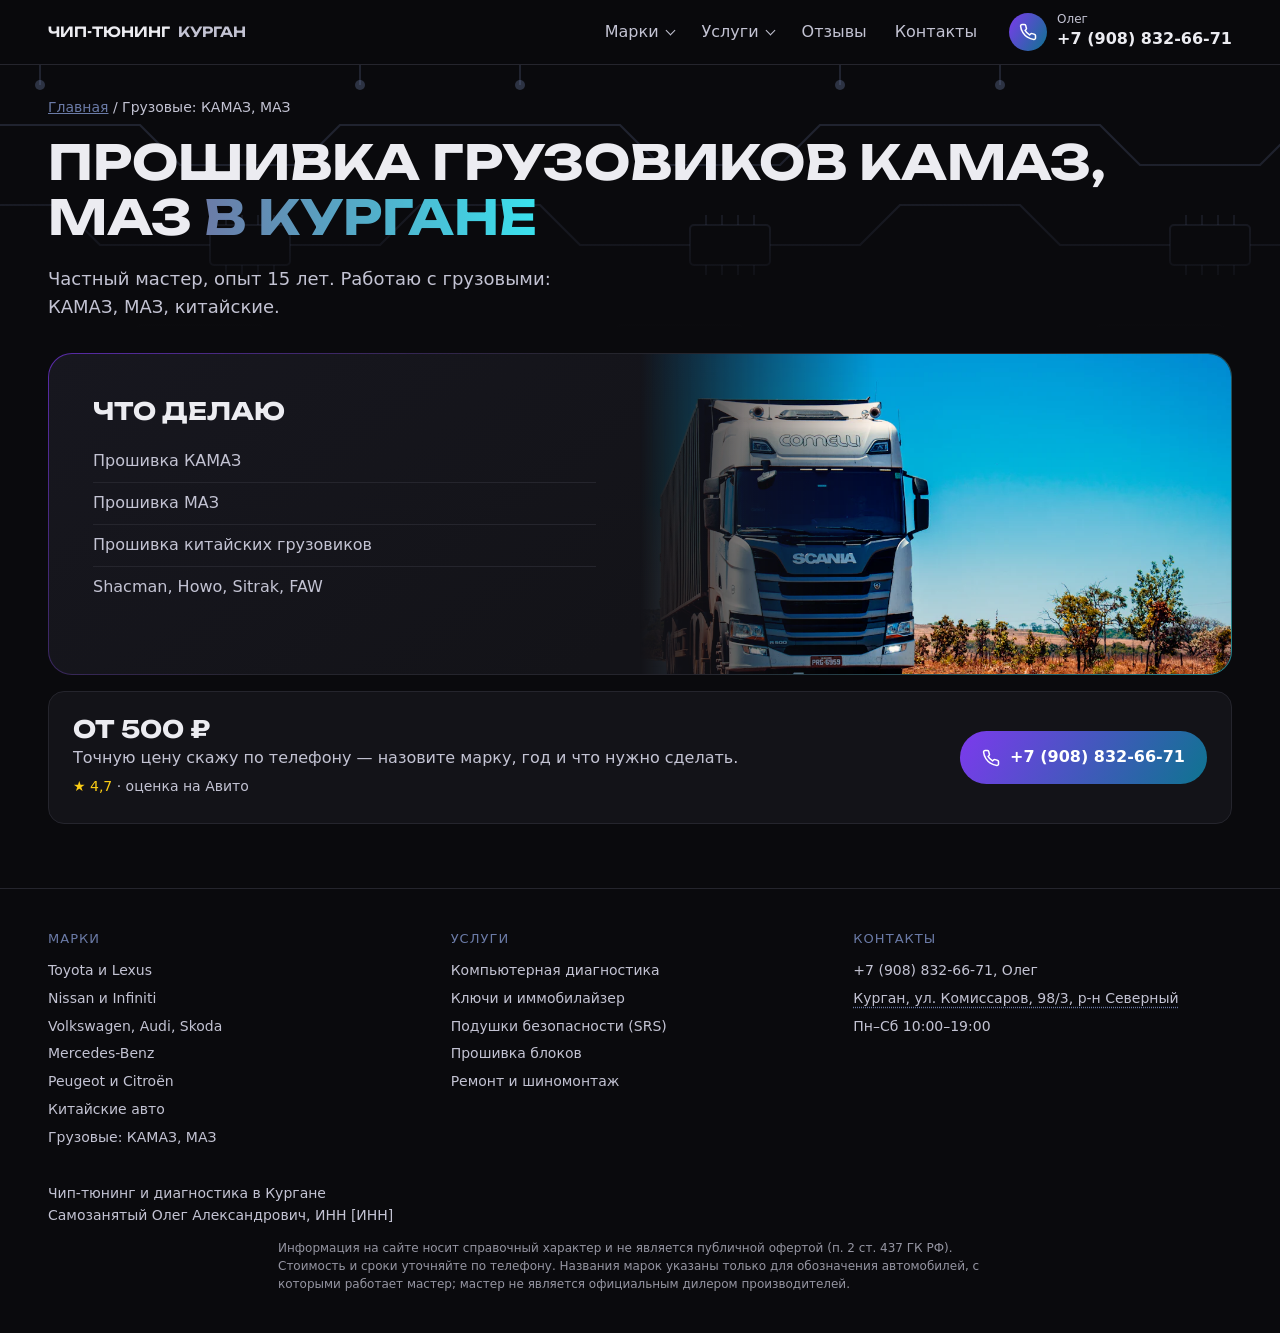
<file: gruzovye.html>
<!doctype html>
<html lang="ru">

<head>
  <meta charset="utf-8">
  <meta name="viewport" content="width=device-width, initial-scale=1">
  <title>Прошивка грузовиков КАМАЗ, МАЗ в Кургане</title>
  <meta name="description"
    content="Прошивка грузовых КАМАЗ, МАЗ и китайских грузовиков Shacman, Howo, Sitrak, FAW в Кургане. Опыт 15 лет. Тел. +7 (908) 832-66-71.">
  <link rel="icon"
    href="data:image/svg+xml,%3Csvg xmlns='http://www.w3.org/2000/svg' viewBox='0 0 32 32'%3E%3Crect width='32' height='32' rx='8' fill='%237c3aed'/%3E%3Cpath d='M18 4 8 18h7l-1 10 10-14h-7z' fill='white'/%3E%3C/svg%3E">
  <link rel="preload" href="assets/fonts/unbounded-cyrillic.woff2" as="font" type="font/woff2" crossorigin>
  <link rel="stylesheet" href="assets/style.css">
</head>

<body>

  <header class="top">
    <div class="wrap top-in">
      <a class="logo" href="index.html">Чип-тюнинг<span>Курган</span></a>
      <button class="burger" type="button" aria-label="Меню" aria-expanded="false"><span></span></button>
      <nav class="menu" aria-label="Меню">
        <ul>
          <li class="dd"><a href="index.html#brands">Марки</a>
            <ul>
              <li><a href="toyota-lexus.html">Toyota и Lexus</a></li>
              <li><a href="nissan-infiniti.html">Nissan и Infiniti</a></li>
              <li><a href="vw-audi-skoda.html">Volkswagen, Audi, Skoda</a></li>
              <li><a href="mercedes.html">Mercedes-Benz</a></li>
              <li><a href="peugeot-citroen.html">Peugeot и Citroën</a></li>
              <li><a href="kitajskie.html">Китайские авто</a></li>
              <li><a href="gruzovye.html">Грузовые: КАМАЗ, МАЗ</a></li>
            </ul>
          </li>
          <li class="dd"><a href="index.html#services">Услуги</a>
            <ul>
              <li><a href="diagnostika.html">Компьютерная диагностика</a></li>
              <li><a href="klyuchi.html">Ключи и иммобилайзер</a></li>
              <li><a href="airbag.html">Подушки безопасности (SRS)</a></li>
              <li><a href="proshivka.html">Прошивка блоков</a></li>
              <li><a href="remont.html">Ремонт и шиномонтаж</a></li>
            </ul>
          </li>
          <li><a href="index.html#reviews">Отзывы</a></li>
          <li><a href="index.html#contacts">Контакты</a></li>
        </ul>
        <a class="tel" href="tel:+79088326671"><span class="tel-ico"><svg class="ico" viewBox="0 0 24 24"
              aria-hidden="true">
              <path
                d="M22 16.92v3a2 2 0 0 1-2.18 2 19.79 19.79 0 0 1-8.63-3.07 19.5 19.5 0 0 1-6-6 19.79 19.79 0 0 1-3.07-8.67A2 2 0 0 1 4.11 2h3a2 2 0 0 1 2 1.72c.13.96.36 1.9.7 2.81a2 2 0 0 1-.45 2.11L8.09 9.91a16 16 0 0 0 6 6l1.27-1.27a2 2 0 0 1 2.11-.45c.91.34 1.85.57 2.81.7A2 2 0 0 1 22 16.92z" />
            </svg></span><span><small>Олег</small>+7 (908) 832-66-71</span></a>
      </nav>
    </div>
  </header>

  <main>
    <div class="page-head">
      <div class="wrap">
        <p class="crumbs"><a href="index.html">Главная</a> / Грузовые: КАМАЗ, МАЗ</p>
        <h1>Прошивка грузовиков КАМАЗ, МАЗ <em>в&nbsp;Кургане</em></h1>
        <p class="lead">Частный мастер, опыт 15&nbsp;лет. Работаю с грузовыми: КАМАЗ, МАЗ, китайские.</p>
      </div>
    </div>
    <section class="wrap page">
      <div class="split">
        <div class="split-text">
          <h2>Что делаю</h2>
          <ul>
            <li>Прошивка КАМАЗ</li>
            <li>Прошивка МАЗ</li>
            <li>Прошивка китайских грузовиков</li>
            <li>Shacman, Howo, Sitrak, FAW</li>
          </ul>
        </div>
        <div class="split-media">
          <img src="photos/gruzovye.webp" alt="Грузовик — прошивка КАМАЗ, МАЗ и китайских грузовиков в Кургане"
            loading="lazy" width="1000" height="750">
        </div>
      </div>
      <div class="card cta">
        <div>
          <b>от 500 ₽</b>
          <p class="muted">Точную цену скажу по телефону — назовите марку, год и что нужно сделать.</p>
          <a class="rate" href="index.html#reviews"><span>★ 4,7</span> · оценка на Авито</a>
        </div>
        <div class="btns">
          <a class="btn" href="tel:+79088326671"><svg class="ico" viewBox="0 0 24 24" aria-hidden="true">
              <path
                d="M22 16.92v3a2 2 0 0 1-2.18 2 19.79 19.79 0 0 1-8.63-3.07 19.5 19.5 0 0 1-6-6 19.79 19.79 0 0 1-3.07-8.67A2 2 0 0 1 4.11 2h3a2 2 0 0 1 2 1.72c.13.96.36 1.9.7 2.81a2 2 0 0 1-.45 2.11L8.09 9.91a16 16 0 0 0 6 6l1.27-1.27a2 2 0 0 1 2.11-.45c.91.34 1.85.57 2.81.7A2 2 0 0 1 22 16.92z" />
            </svg>+7 (908) 832-66-71</a>
        </div>
      </div>
    </section>
  </main>

  <footer class="site-footer">
    <div class="wrap foot">
      <nav>
        <p class="label">Марки</p>
        <ul>
          <li><a href="toyota-lexus.html">Toyota и Lexus</a></li>
          <li><a href="nissan-infiniti.html">Nissan и Infiniti</a></li>
          <li><a href="vw-audi-skoda.html">Volkswagen, Audi, Skoda</a></li>
          <li><a href="mercedes.html">Mercedes-Benz</a></li>
          <li><a href="peugeot-citroen.html">Peugeot и Citroën</a></li>
          <li><a href="kitajskie.html">Китайские авто</a></li>
          <li><a href="gruzovye.html">Грузовые: КАМАЗ, МАЗ</a></li>
        </ul>
      </nav>
      <nav>
        <p class="label">Услуги</p>
        <ul>
          <li><a href="diagnostika.html">Компьютерная диагностика</a></li>
          <li><a href="klyuchi.html">Ключи и иммобилайзер</a></li>
          <li><a href="airbag.html">Подушки безопасности (SRS)</a></li>
          <li><a href="proshivka.html">Прошивка блоков</a></li>
          <li><a href="remont.html">Ремонт и шиномонтаж</a></li>
        </ul>
      </nav>
      <div>
        <p class="label">Контакты</p>
        <ul>
          <li><a href="tel:+79088326671">+7 (908) 832-66-71</a>, Олег</li>
          <li><a class="map-link"
              href="https://2gis.ru/kurgan/search/%D1%83%D0%BB.%20%D0%9A%D0%BE%D0%BC%D0%B8%D1%81%D1%81%D0%B0%D1%80%D0%BE%D0%B2%2C%2098%2F3"
              target="_blank" rel="noopener">Курган, ул. Комиссаров, 98/3, р-н Северный</a></li>
          <li>Пн–Сб 10:00–19:00</li>
        </ul>
      </div>
    </div>
    <p class="wrap copy">Чип-тюнинг и диагностика в Кургане<br>Самозанятый Олег Александрович, ИНН [ИНН]</p>
    <p class="wrap legal">Информация на сайте носит справочный характер и не является публичной офертой (п. 2 ст. 437 ГК
      РФ). Стоимость и сроки уточняйте по телефону. Названия марок указаны только для обозначения автомобилей, с
      которыми работает мастер; мастер не является официальным дилером производителей.</p>
  </footer>
  <a class="btn callbar" href="tel:+79088326671"><svg class="ico" viewBox="0 0 24 24" aria-hidden="true">
      <path
        d="M22 16.92v3a2 2 0 0 1-2.18 2 19.79 19.79 0 0 1-8.63-3.07 19.5 19.5 0 0 1-6-6 19.79 19.79 0 0 1-3.07-8.67A2 2 0 0 1 4.11 2h3a2 2 0 0 1 2 1.72c.13.96.36 1.9.7 2.81a2 2 0 0 1-.45 2.11L8.09 9.91a16 16 0 0 0 6 6l1.27-1.27a2 2 0 0 1 2.11-.45c.91.34 1.85.57 2.81.7A2 2 0 0 1 22 16.92z" />
    </svg>Позвонить</a>
  <a class="to-top" href="#" aria-label="Наверх"><svg class="ico" viewBox="0 0 24 24" aria-hidden="true">
      <path d="M12 19V5M5 12l7-7 7 7" />
    </svg></a>
  <script src="assets/site.js" defer></script>

</body>

</html>
</file>
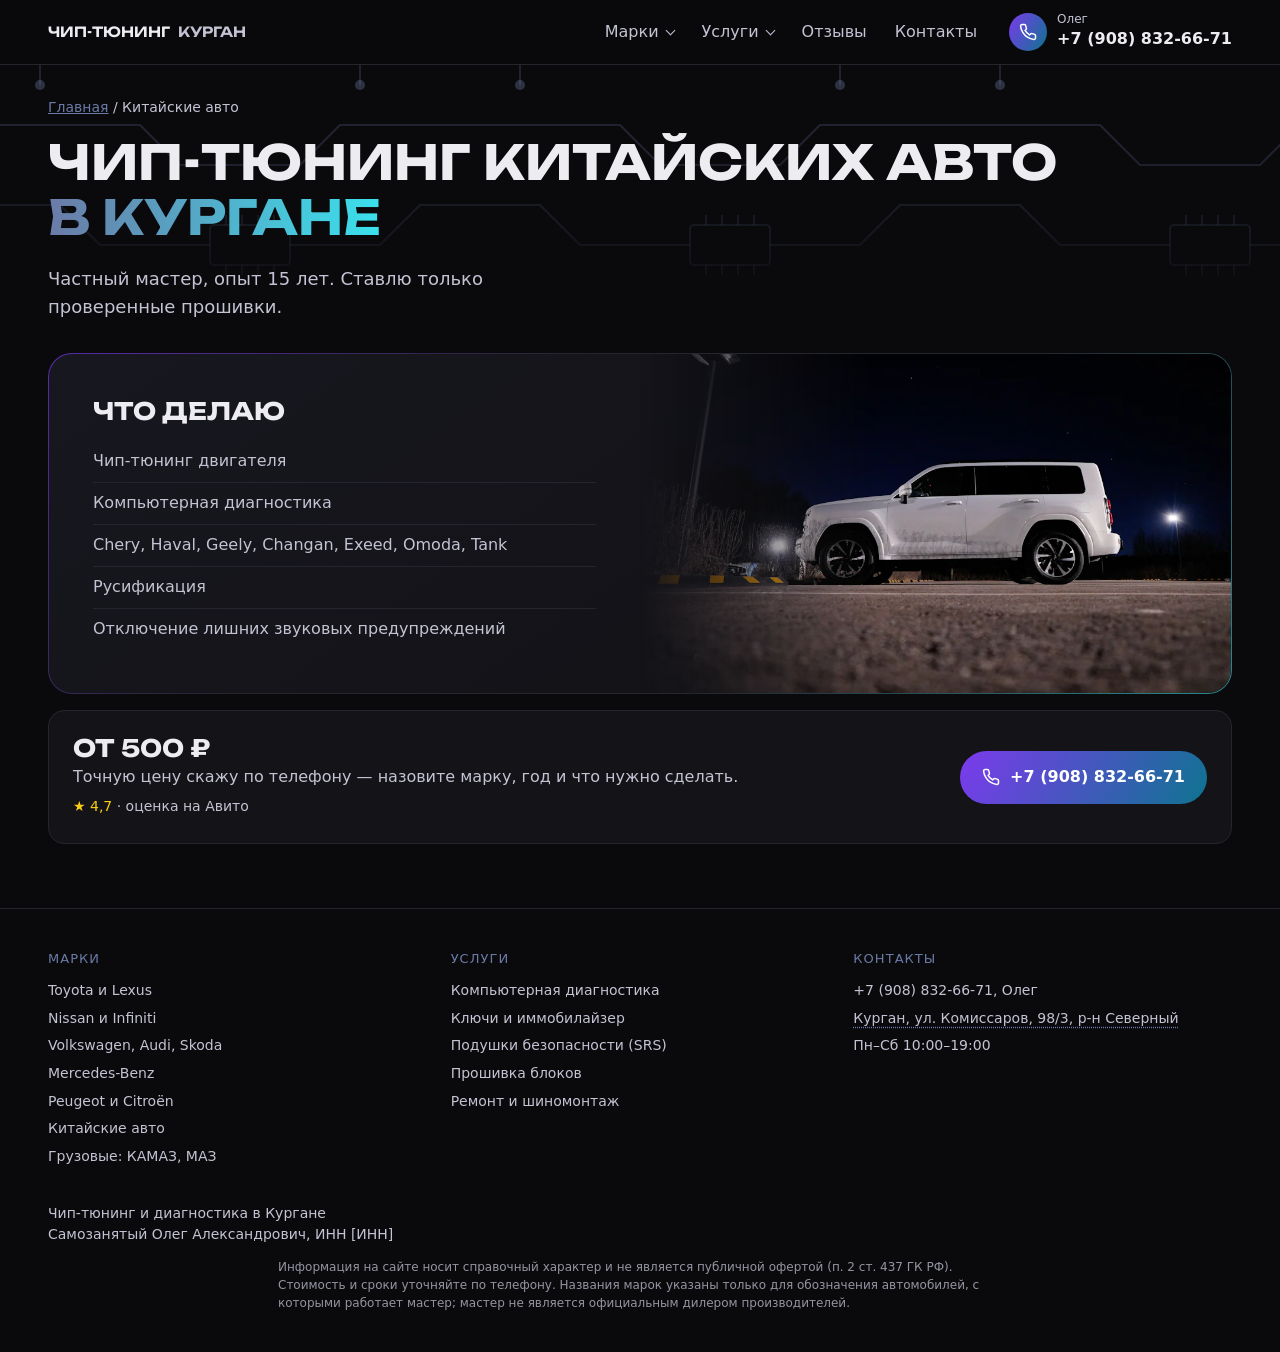
<file: kitajskie.html>
<!doctype html>
<html lang="ru">

<head>
  <meta charset="utf-8">
  <meta name="viewport" content="width=device-width, initial-scale=1">
  <title>Чип-тюнинг китайских авто в Кургане — от 500 ₽</title>
  <meta name="description"
    content="Чип-тюнинг и русификация китайских авто в Кургане: Chery, Haval, Geely, Changan, Exeed, Omoda, Tank. Опыт 15 лет. Тел. +7 (908) 832-66-71.">
  <link rel="icon"
    href="data:image/svg+xml,%3Csvg xmlns='http://www.w3.org/2000/svg' viewBox='0 0 32 32'%3E%3Crect width='32' height='32' rx='8' fill='%237c3aed'/%3E%3Cpath d='M18 4 8 18h7l-1 10 10-14h-7z' fill='white'/%3E%3C/svg%3E">
  <link rel="preload" href="assets/fonts/unbounded-cyrillic.woff2" as="font" type="font/woff2" crossorigin>
  <link rel="stylesheet" href="assets/style.css">
</head>

<body>

  <header class="top">
    <div class="wrap top-in">
      <a class="logo" href="index.html">Чип-тюнинг<span>Курган</span></a>
      <button class="burger" type="button" aria-label="Меню" aria-expanded="false"><span></span></button>
      <nav class="menu" aria-label="Меню">
        <ul>
          <li class="dd"><a href="index.html#brands">Марки</a>
            <ul>
              <li><a href="toyota-lexus.html">Toyota и Lexus</a></li>
              <li><a href="nissan-infiniti.html">Nissan и Infiniti</a></li>
              <li><a href="vw-audi-skoda.html">Volkswagen, Audi, Skoda</a></li>
              <li><a href="mercedes.html">Mercedes-Benz</a></li>
              <li><a href="peugeot-citroen.html">Peugeot и Citroën</a></li>
              <li><a href="kitajskie.html">Китайские авто</a></li>
              <li><a href="gruzovye.html">Грузовые: КАМАЗ, МАЗ</a></li>
            </ul>
          </li>
          <li class="dd"><a href="index.html#services">Услуги</a>
            <ul>
              <li><a href="diagnostika.html">Компьютерная диагностика</a></li>
              <li><a href="klyuchi.html">Ключи и иммобилайзер</a></li>
              <li><a href="airbag.html">Подушки безопасности (SRS)</a></li>
              <li><a href="proshivka.html">Прошивка блоков</a></li>
              <li><a href="remont.html">Ремонт и шиномонтаж</a></li>
            </ul>
          </li>
          <li><a href="index.html#reviews">Отзывы</a></li>
          <li><a href="index.html#contacts">Контакты</a></li>
        </ul>
        <a class="tel" href="tel:+79088326671"><span class="tel-ico"><svg class="ico" viewBox="0 0 24 24"
              aria-hidden="true">
              <path
                d="M22 16.92v3a2 2 0 0 1-2.18 2 19.79 19.79 0 0 1-8.63-3.07 19.5 19.5 0 0 1-6-6 19.79 19.79 0 0 1-3.07-8.67A2 2 0 0 1 4.11 2h3a2 2 0 0 1 2 1.72c.13.96.36 1.9.7 2.81a2 2 0 0 1-.45 2.11L8.09 9.91a16 16 0 0 0 6 6l1.27-1.27a2 2 0 0 1 2.11-.45c.91.34 1.85.57 2.81.7A2 2 0 0 1 22 16.92z" />
            </svg></span><span><small>Олег</small>+7 (908) 832-66-71</span></a>
      </nav>
    </div>
  </header>

  <main>
    <div class="page-head">
      <div class="wrap">
        <p class="crumbs"><a href="index.html">Главная</a> / Китайские авто</p>
        <h1>Чип-тюнинг китайских авто <em>в&nbsp;Кургане</em></h1>
        <p class="lead">Частный мастер, опыт 15&nbsp;лет. Ставлю только проверенные прошивки.</p>
      </div>
    </div>
    <section class="wrap page">
      <div class="split">
        <div class="split-text">
          <h2>Что делаю</h2>
          <ul>
            <li>Чип-тюнинг двигателя</li>
            <li>Компьютерная диагностика</li>
            <li>Chery, Haval, Geely, Changan, Exeed, Omoda, Tank</li>
            <li>Русификация</li>
            <li>Отключение лишних звуковых предупреждений</li>
          </ul>
        </div>
        <div class="split-media">
          <img src="photos/kitajskie.webp" alt="Китайский внедорожник — чип-тюнинг китайских авто в Кургане"
            loading="lazy" width="1000" height="750">
        </div>
      </div>
      <div class="card cta">
        <div>
          <b>от 500 ₽</b>
          <p class="muted">Точную цену скажу по телефону — назовите марку, год и что нужно сделать.</p>
          <a class="rate" href="index.html#reviews"><span>★ 4,7</span> · оценка на Авито</a>
        </div>
        <div class="btns">
          <a class="btn" href="tel:+79088326671"><svg class="ico" viewBox="0 0 24 24" aria-hidden="true">
              <path
                d="M22 16.92v3a2 2 0 0 1-2.18 2 19.79 19.79 0 0 1-8.63-3.07 19.5 19.5 0 0 1-6-6 19.79 19.79 0 0 1-3.07-8.67A2 2 0 0 1 4.11 2h3a2 2 0 0 1 2 1.72c.13.96.36 1.9.7 2.81a2 2 0 0 1-.45 2.11L8.09 9.91a16 16 0 0 0 6 6l1.27-1.27a2 2 0 0 1 2.11-.45c.91.34 1.85.57 2.81.7A2 2 0 0 1 22 16.92z" />
            </svg>+7 (908) 832-66-71</a>
        </div>
      </div>
    </section>
  </main>

  <footer class="site-footer">
    <div class="wrap foot">
      <nav>
        <p class="label">Марки</p>
        <ul>
          <li><a href="toyota-lexus.html">Toyota и Lexus</a></li>
          <li><a href="nissan-infiniti.html">Nissan и Infiniti</a></li>
          <li><a href="vw-audi-skoda.html">Volkswagen, Audi, Skoda</a></li>
          <li><a href="mercedes.html">Mercedes-Benz</a></li>
          <li><a href="peugeot-citroen.html">Peugeot и Citroën</a></li>
          <li><a href="kitajskie.html">Китайские авто</a></li>
          <li><a href="gruzovye.html">Грузовые: КАМАЗ, МАЗ</a></li>
        </ul>
      </nav>
      <nav>
        <p class="label">Услуги</p>
        <ul>
          <li><a href="diagnostika.html">Компьютерная диагностика</a></li>
          <li><a href="klyuchi.html">Ключи и иммобилайзер</a></li>
          <li><a href="airbag.html">Подушки безопасности (SRS)</a></li>
          <li><a href="proshivka.html">Прошивка блоков</a></li>
          <li><a href="remont.html">Ремонт и шиномонтаж</a></li>
        </ul>
      </nav>
      <div>
        <p class="label">Контакты</p>
        <ul>
          <li><a href="tel:+79088326671">+7 (908) 832-66-71</a>, Олег</li>
          <li><a class="map-link"
              href="https://2gis.ru/kurgan/search/%D1%83%D0%BB.%20%D0%9A%D0%BE%D0%BC%D0%B8%D1%81%D1%81%D0%B0%D1%80%D0%BE%D0%B2%2C%2098%2F3"
              target="_blank" rel="noopener">Курган, ул. Комиссаров, 98/3, р-н Северный</a></li>
          <li>Пн–Сб 10:00–19:00</li>
        </ul>
      </div>
    </div>
    <p class="wrap copy">Чип-тюнинг и диагностика в Кургане<br>Самозанятый Олег Александрович, ИНН [ИНН]</p>
    <p class="wrap legal">Информация на сайте носит справочный характер и не является публичной офертой (п. 2 ст. 437 ГК
      РФ). Стоимость и сроки уточняйте по телефону. Названия марок указаны только для обозначения автомобилей, с
      которыми работает мастер; мастер не является официальным дилером производителей.</p>
  </footer>
  <a class="btn callbar" href="tel:+79088326671"><svg class="ico" viewBox="0 0 24 24" aria-hidden="true">
      <path
        d="M22 16.92v3a2 2 0 0 1-2.18 2 19.79 19.79 0 0 1-8.63-3.07 19.5 19.5 0 0 1-6-6 19.79 19.79 0 0 1-3.07-8.67A2 2 0 0 1 4.11 2h3a2 2 0 0 1 2 1.72c.13.96.36 1.9.7 2.81a2 2 0 0 1-.45 2.11L8.09 9.91a16 16 0 0 0 6 6l1.27-1.27a2 2 0 0 1 2.11-.45c.91.34 1.85.57 2.81.7A2 2 0 0 1 22 16.92z" />
    </svg>Позвонить</a>
  <a class="to-top" href="#" aria-label="Наверх"><svg class="ico" viewBox="0 0 24 24" aria-hidden="true">
      <path d="M12 19V5M5 12l7-7 7 7" />
    </svg></a>
  <script src="assets/site.js" defer></script>

</body>

</html>
</file>
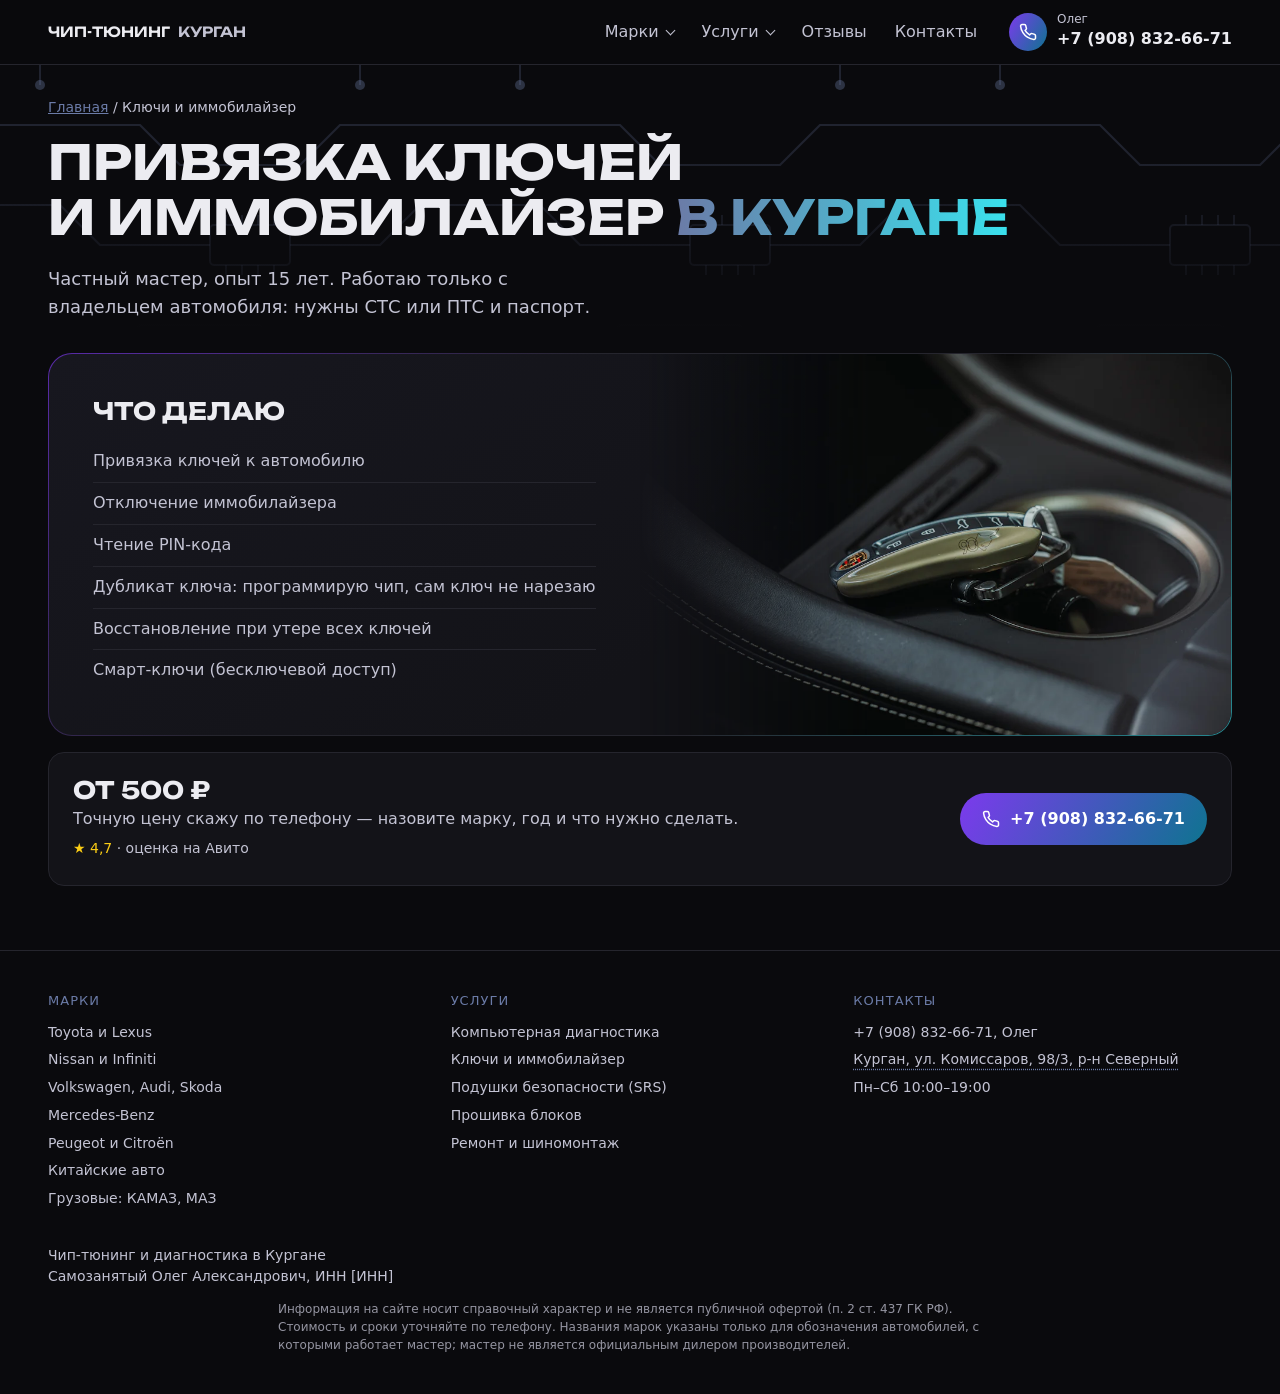
<file: klyuchi.html>
<!doctype html>
<html lang="ru">

<head>
  <meta charset="utf-8">
  <meta name="viewport" content="width=device-width, initial-scale=1">
  <title>Привязка ключей и дубликаты чип-ключей в Кургане</title>
  <meta name="description"
    content="Привязка ключей, дубликаты чип-ключей, отключение иммобилайзера, чтение PIN-кода в Кургане. Опыт 15 лет. Тел. +7 (908) 832-66-71.">
  <link rel="icon"
    href="data:image/svg+xml,%3Csvg xmlns='http://www.w3.org/2000/svg' viewBox='0 0 32 32'%3E%3Crect width='32' height='32' rx='8' fill='%237c3aed'/%3E%3Cpath d='M18 4 8 18h7l-1 10 10-14h-7z' fill='white'/%3E%3C/svg%3E">
  <link rel="preload" href="assets/fonts/unbounded-cyrillic.woff2" as="font" type="font/woff2" crossorigin>
  <link rel="stylesheet" href="assets/style.css">
</head>

<body>

  <header class="top">
    <div class="wrap top-in">
      <a class="logo" href="index.html">Чип-тюнинг<span>Курган</span></a>
      <button class="burger" type="button" aria-label="Меню" aria-expanded="false"><span></span></button>
      <nav class="menu" aria-label="Меню">
        <ul>
          <li class="dd"><a href="index.html#brands">Марки</a>
            <ul>
              <li><a href="toyota-lexus.html">Toyota и Lexus</a></li>
              <li><a href="nissan-infiniti.html">Nissan и Infiniti</a></li>
              <li><a href="vw-audi-skoda.html">Volkswagen, Audi, Skoda</a></li>
              <li><a href="mercedes.html">Mercedes-Benz</a></li>
              <li><a href="peugeot-citroen.html">Peugeot и Citroën</a></li>
              <li><a href="kitajskie.html">Китайские авто</a></li>
              <li><a href="gruzovye.html">Грузовые: КАМАЗ, МАЗ</a></li>
            </ul>
          </li>
          <li class="dd"><a href="index.html#services">Услуги</a>
            <ul>
              <li><a href="diagnostika.html">Компьютерная диагностика</a></li>
              <li><a href="klyuchi.html">Ключи и иммобилайзер</a></li>
              <li><a href="airbag.html">Подушки безопасности (SRS)</a></li>
              <li><a href="proshivka.html">Прошивка блоков</a></li>
              <li><a href="remont.html">Ремонт и шиномонтаж</a></li>
            </ul>
          </li>
          <li><a href="index.html#reviews">Отзывы</a></li>
          <li><a href="index.html#contacts">Контакты</a></li>
        </ul>
        <a class="tel" href="tel:+79088326671"><span class="tel-ico"><svg class="ico" viewBox="0 0 24 24"
              aria-hidden="true">
              <path
                d="M22 16.92v3a2 2 0 0 1-2.18 2 19.79 19.79 0 0 1-8.63-3.07 19.5 19.5 0 0 1-6-6 19.79 19.79 0 0 1-3.07-8.67A2 2 0 0 1 4.11 2h3a2 2 0 0 1 2 1.72c.13.96.36 1.9.7 2.81a2 2 0 0 1-.45 2.11L8.09 9.91a16 16 0 0 0 6 6l1.27-1.27a2 2 0 0 1 2.11-.45c.91.34 1.85.57 2.81.7A2 2 0 0 1 22 16.92z" />
            </svg></span><span><small>Олег</small>+7 (908) 832-66-71</span></a>
      </nav>
    </div>
  </header>

  <main>
    <div class="page-head">
      <div class="wrap">
        <p class="crumbs"><a href="index.html">Главная</a> / Ключи и иммобилайзер</p>
        <h1>Привязка ключей и&nbsp;иммобилайзер <em>в&nbsp;Кургане</em></h1>
        <p class="lead">Частный мастер, опыт 15&nbsp;лет. Работаю только с владельцем автомобиля: нужны СТС или ПТС и
          паспорт.</p>
      </div>
    </div>
    <section class="wrap page">
      <div class="split">
        <div class="split-text">
          <h2>Что делаю</h2>
          <ul>
            <li>Привязка ключей к автомобилю</li>
            <li>Отключение иммобилайзера</li>
            <li>Чтение PIN-кода</li>
            <li>Дубликат ключа: программирую чип, сам ключ не нарезаю</li>
            <li>Восстановление при утере всех ключей</li>
            <li>Смарт-ключи (бесключевой доступ)</li>
          </ul>
        </div>
        <div class="split-media">
          <img src="photos/klyuchi.webp" alt="Ключ автомобиля — привязка ключей в Кургане" loading="lazy" width="1000"
            height="750">
        </div>
      </div>
      <div class="card cta">
        <div>
          <b>от 500 ₽</b>
          <p class="muted">Точную цену скажу по телефону — назовите марку, год и что нужно сделать.</p>
          <a class="rate" href="index.html#reviews"><span>★ 4,7</span> · оценка на Авито</a>
        </div>
        <div class="btns">
          <a class="btn" href="tel:+79088326671"><svg class="ico" viewBox="0 0 24 24" aria-hidden="true">
              <path
                d="M22 16.92v3a2 2 0 0 1-2.18 2 19.79 19.79 0 0 1-8.63-3.07 19.5 19.5 0 0 1-6-6 19.79 19.79 0 0 1-3.07-8.67A2 2 0 0 1 4.11 2h3a2 2 0 0 1 2 1.72c.13.96.36 1.9.7 2.81a2 2 0 0 1-.45 2.11L8.09 9.91a16 16 0 0 0 6 6l1.27-1.27a2 2 0 0 1 2.11-.45c.91.34 1.85.57 2.81.7A2 2 0 0 1 22 16.92z" />
            </svg>+7 (908) 832-66-71</a>
        </div>
      </div>
    </section>
  </main>

  <footer class="site-footer">
    <div class="wrap foot">
      <nav>
        <p class="label">Марки</p>
        <ul>
          <li><a href="toyota-lexus.html">Toyota и Lexus</a></li>
          <li><a href="nissan-infiniti.html">Nissan и Infiniti</a></li>
          <li><a href="vw-audi-skoda.html">Volkswagen, Audi, Skoda</a></li>
          <li><a href="mercedes.html">Mercedes-Benz</a></li>
          <li><a href="peugeot-citroen.html">Peugeot и Citroën</a></li>
          <li><a href="kitajskie.html">Китайские авто</a></li>
          <li><a href="gruzovye.html">Грузовые: КАМАЗ, МАЗ</a></li>
        </ul>
      </nav>
      <nav>
        <p class="label">Услуги</p>
        <ul>
          <li><a href="diagnostika.html">Компьютерная диагностика</a></li>
          <li><a href="klyuchi.html">Ключи и иммобилайзер</a></li>
          <li><a href="airbag.html">Подушки безопасности (SRS)</a></li>
          <li><a href="proshivka.html">Прошивка блоков</a></li>
          <li><a href="remont.html">Ремонт и шиномонтаж</a></li>
        </ul>
      </nav>
      <div>
        <p class="label">Контакты</p>
        <ul>
          <li><a href="tel:+79088326671">+7 (908) 832-66-71</a>, Олег</li>
          <li><a class="map-link"
              href="https://2gis.ru/kurgan/search/%D1%83%D0%BB.%20%D0%9A%D0%BE%D0%BC%D0%B8%D1%81%D1%81%D0%B0%D1%80%D0%BE%D0%B2%2C%2098%2F3"
              target="_blank" rel="noopener">Курган, ул. Комиссаров, 98/3, р-н Северный</a></li>
          <li>Пн–Сб 10:00–19:00</li>
        </ul>
      </div>
    </div>
    <p class="wrap copy">Чип-тюнинг и диагностика в Кургане<br>Самозанятый Олег Александрович, ИНН [ИНН]</p>
    <p class="wrap legal">Информация на сайте носит справочный характер и не является публичной офертой (п. 2 ст. 437 ГК
      РФ). Стоимость и сроки уточняйте по телефону. Названия марок указаны только для обозначения автомобилей, с
      которыми работает мастер; мастер не является официальным дилером производителей.</p>
  </footer>
  <a class="btn callbar" href="tel:+79088326671"><svg class="ico" viewBox="0 0 24 24" aria-hidden="true">
      <path
        d="M22 16.92v3a2 2 0 0 1-2.18 2 19.79 19.79 0 0 1-8.63-3.07 19.5 19.5 0 0 1-6-6 19.79 19.79 0 0 1-3.07-8.67A2 2 0 0 1 4.11 2h3a2 2 0 0 1 2 1.72c.13.96.36 1.9.7 2.81a2 2 0 0 1-.45 2.11L8.09 9.91a16 16 0 0 0 6 6l1.27-1.27a2 2 0 0 1 2.11-.45c.91.34 1.85.57 2.81.7A2 2 0 0 1 22 16.92z" />
    </svg>Позвонить</a>
  <a class="to-top" href="#" aria-label="Наверх"><svg class="ico" viewBox="0 0 24 24" aria-hidden="true">
      <path d="M12 19V5M5 12l7-7 7 7" />
    </svg></a>
  <script src="assets/site.js" defer></script>

</body>

</html>
</file>
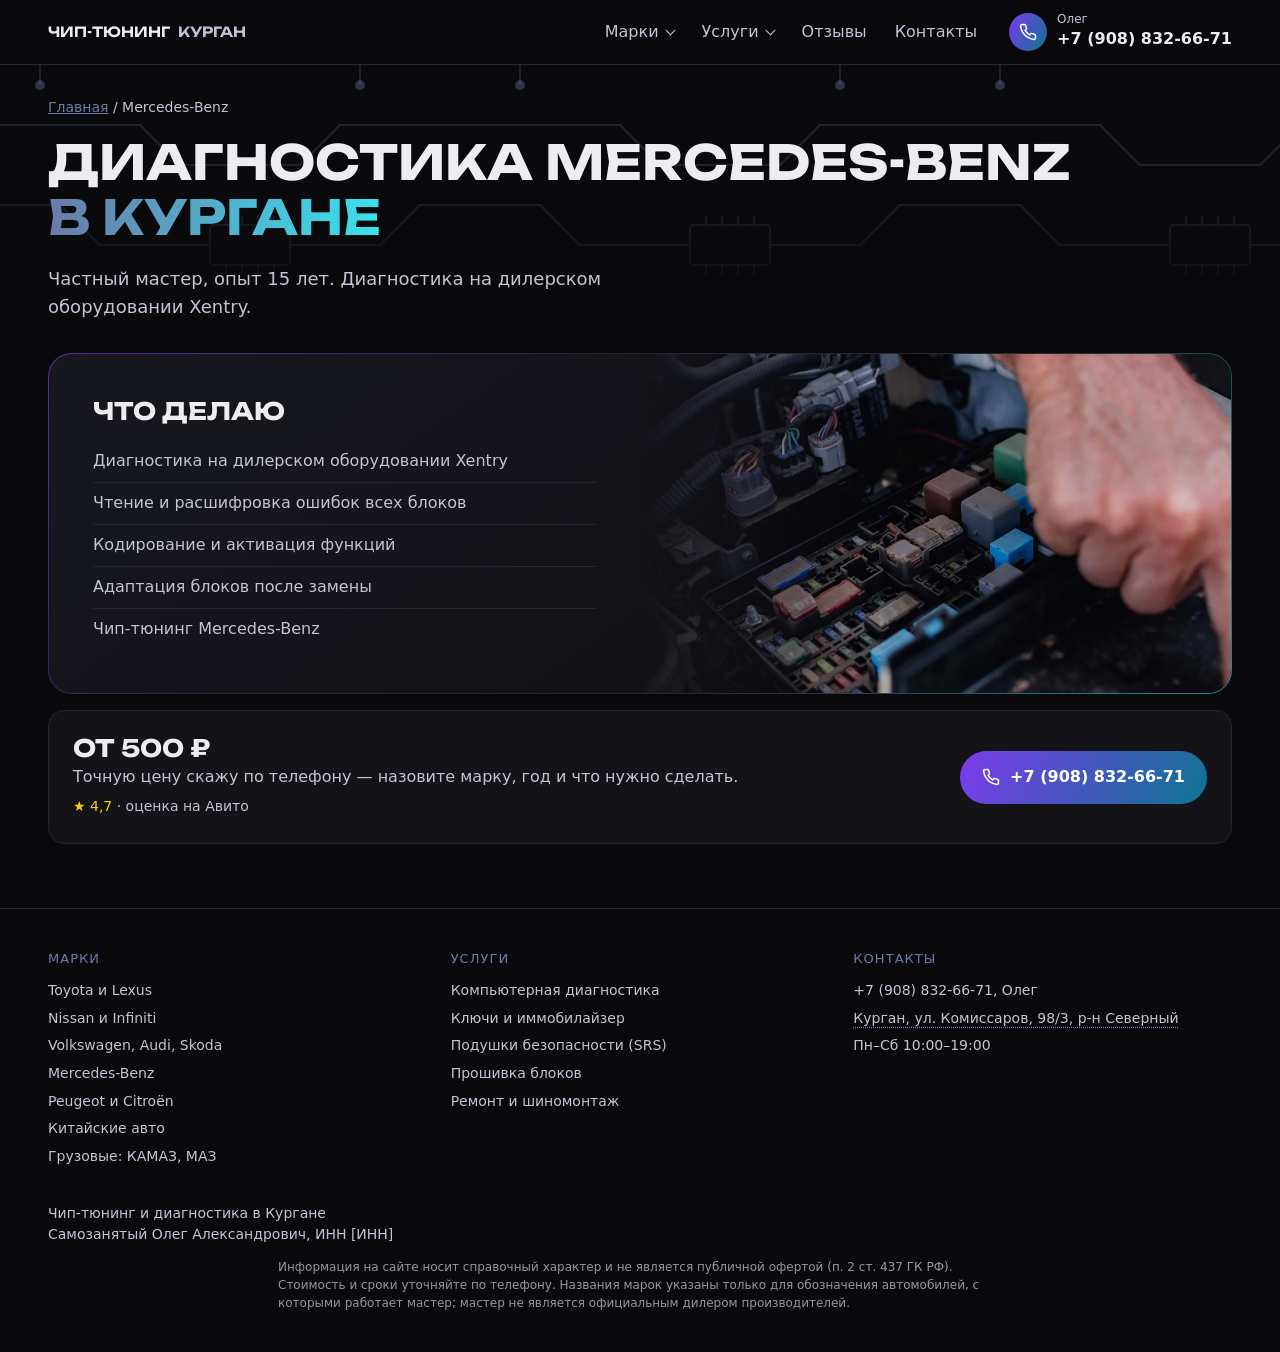
<file: mercedes.html>
<!doctype html>
<html lang="ru">

<head>
  <meta charset="utf-8">
  <meta name="viewport" content="width=device-width, initial-scale=1">
  <title>Диагностика Mercedes-Benz на Xentry в Кургане</title>
  <meta name="description"
    content="Диагностика Mercedes-Benz в Кургане на дилерском оборудовании Xentry, кодирование, адаптация блоков, чип-тюнинг. Опыт 15 лет. Тел. +7 (908) 832-66-71.">
  <link rel="icon"
    href="data:image/svg+xml,%3Csvg xmlns='http://www.w3.org/2000/svg' viewBox='0 0 32 32'%3E%3Crect width='32' height='32' rx='8' fill='%237c3aed'/%3E%3Cpath d='M18 4 8 18h7l-1 10 10-14h-7z' fill='white'/%3E%3C/svg%3E">
  <link rel="preload" href="assets/fonts/unbounded-cyrillic.woff2" as="font" type="font/woff2" crossorigin>
  <link rel="stylesheet" href="assets/style.css">
</head>

<body>

  <header class="top">
    <div class="wrap top-in">
      <a class="logo" href="index.html">Чип-тюнинг<span>Курган</span></a>
      <button class="burger" type="button" aria-label="Меню" aria-expanded="false"><span></span></button>
      <nav class="menu" aria-label="Меню">
        <ul>
          <li class="dd"><a href="index.html#brands">Марки</a>
            <ul>
              <li><a href="toyota-lexus.html">Toyota и Lexus</a></li>
              <li><a href="nissan-infiniti.html">Nissan и Infiniti</a></li>
              <li><a href="vw-audi-skoda.html">Volkswagen, Audi, Skoda</a></li>
              <li><a href="mercedes.html">Mercedes-Benz</a></li>
              <li><a href="peugeot-citroen.html">Peugeot и Citroën</a></li>
              <li><a href="kitajskie.html">Китайские авто</a></li>
              <li><a href="gruzovye.html">Грузовые: КАМАЗ, МАЗ</a></li>
            </ul>
          </li>
          <li class="dd"><a href="index.html#services">Услуги</a>
            <ul>
              <li><a href="diagnostika.html">Компьютерная диагностика</a></li>
              <li><a href="klyuchi.html">Ключи и иммобилайзер</a></li>
              <li><a href="airbag.html">Подушки безопасности (SRS)</a></li>
              <li><a href="proshivka.html">Прошивка блоков</a></li>
              <li><a href="remont.html">Ремонт и шиномонтаж</a></li>
            </ul>
          </li>
          <li><a href="index.html#reviews">Отзывы</a></li>
          <li><a href="index.html#contacts">Контакты</a></li>
        </ul>
        <a class="tel" href="tel:+79088326671"><span class="tel-ico"><svg class="ico" viewBox="0 0 24 24"
              aria-hidden="true">
              <path
                d="M22 16.92v3a2 2 0 0 1-2.18 2 19.79 19.79 0 0 1-8.63-3.07 19.5 19.5 0 0 1-6-6 19.79 19.79 0 0 1-3.07-8.67A2 2 0 0 1 4.11 2h3a2 2 0 0 1 2 1.72c.13.96.36 1.9.7 2.81a2 2 0 0 1-.45 2.11L8.09 9.91a16 16 0 0 0 6 6l1.27-1.27a2 2 0 0 1 2.11-.45c.91.34 1.85.57 2.81.7A2 2 0 0 1 22 16.92z" />
            </svg></span><span><small>Олег</small>+7 (908) 832-66-71</span></a>
      </nav>
    </div>
  </header>

  <main>
    <div class="page-head">
      <div class="wrap">
        <p class="crumbs"><a href="index.html">Главная</a> / Mercedes-Benz</p>
        <h1>Диагностика Mercedes-Benz <em>в&nbsp;Кургане</em></h1>
        <p class="lead">Частный мастер, опыт 15&nbsp;лет. Диагностика на дилерском оборудовании Xentry.</p>
      </div>
    </div>
    <section class="wrap page">
      <div class="split">
        <div class="split-text">
          <h2>Что делаю</h2>
          <ul>
            <li>Диагностика на дилерском оборудовании Xentry</li>
            <li>Чтение и расшифровка ошибок всех блоков</li>
            <li>Кодирование и активация функций</li>
            <li>Адаптация блоков после замены</li>
            <li>Чип-тюнинг Mercedes-Benz</li>
          </ul>
        </div>
        <div class="split-media">
          <img src="photos/mercedes.webp" alt="Блок предохранителей и реле — диагностика Mercedes-Benz в Кургане"
            loading="lazy" width="1000" height="750">
        </div>
      </div>
      <div class="card cta">
        <div>
          <b>от 500 ₽</b>
          <p class="muted">Точную цену скажу по телефону — назовите марку, год и что нужно сделать.</p>
          <a class="rate" href="index.html#reviews"><span>★ 4,7</span> · оценка на Авито</a>
        </div>
        <div class="btns">
          <a class="btn" href="tel:+79088326671"><svg class="ico" viewBox="0 0 24 24" aria-hidden="true">
              <path
                d="M22 16.92v3a2 2 0 0 1-2.18 2 19.79 19.79 0 0 1-8.63-3.07 19.5 19.5 0 0 1-6-6 19.79 19.79 0 0 1-3.07-8.67A2 2 0 0 1 4.11 2h3a2 2 0 0 1 2 1.72c.13.96.36 1.9.7 2.81a2 2 0 0 1-.45 2.11L8.09 9.91a16 16 0 0 0 6 6l1.27-1.27a2 2 0 0 1 2.11-.45c.91.34 1.85.57 2.81.7A2 2 0 0 1 22 16.92z" />
            </svg>+7 (908) 832-66-71</a>
        </div>
      </div>
    </section>
  </main>

  <footer class="site-footer">
    <div class="wrap foot">
      <nav>
        <p class="label">Марки</p>
        <ul>
          <li><a href="toyota-lexus.html">Toyota и Lexus</a></li>
          <li><a href="nissan-infiniti.html">Nissan и Infiniti</a></li>
          <li><a href="vw-audi-skoda.html">Volkswagen, Audi, Skoda</a></li>
          <li><a href="mercedes.html">Mercedes-Benz</a></li>
          <li><a href="peugeot-citroen.html">Peugeot и Citroën</a></li>
          <li><a href="kitajskie.html">Китайские авто</a></li>
          <li><a href="gruzovye.html">Грузовые: КАМАЗ, МАЗ</a></li>
        </ul>
      </nav>
      <nav>
        <p class="label">Услуги</p>
        <ul>
          <li><a href="diagnostika.html">Компьютерная диагностика</a></li>
          <li><a href="klyuchi.html">Ключи и иммобилайзер</a></li>
          <li><a href="airbag.html">Подушки безопасности (SRS)</a></li>
          <li><a href="proshivka.html">Прошивка блоков</a></li>
          <li><a href="remont.html">Ремонт и шиномонтаж</a></li>
        </ul>
      </nav>
      <div>
        <p class="label">Контакты</p>
        <ul>
          <li><a href="tel:+79088326671">+7 (908) 832-66-71</a>, Олег</li>
          <li><a class="map-link"
              href="https://2gis.ru/kurgan/search/%D1%83%D0%BB.%20%D0%9A%D0%BE%D0%BC%D0%B8%D1%81%D1%81%D0%B0%D1%80%D0%BE%D0%B2%2C%2098%2F3"
              target="_blank" rel="noopener">Курган, ул. Комиссаров, 98/3, р-н Северный</a></li>
          <li>Пн–Сб 10:00–19:00</li>
        </ul>
      </div>
    </div>
    <p class="wrap copy">Чип-тюнинг и диагностика в Кургане<br>Самозанятый Олег Александрович, ИНН [ИНН]</p>
    <p class="wrap legal">Информация на сайте носит справочный характер и не является публичной офертой (п. 2 ст. 437 ГК
      РФ). Стоимость и сроки уточняйте по телефону. Названия марок указаны только для обозначения автомобилей, с
      которыми работает мастер; мастер не является официальным дилером производителей.</p>
  </footer>
  <a class="btn callbar" href="tel:+79088326671"><svg class="ico" viewBox="0 0 24 24" aria-hidden="true">
      <path
        d="M22 16.92v3a2 2 0 0 1-2.18 2 19.79 19.79 0 0 1-8.63-3.07 19.5 19.5 0 0 1-6-6 19.79 19.79 0 0 1-3.07-8.67A2 2 0 0 1 4.11 2h3a2 2 0 0 1 2 1.72c.13.96.36 1.9.7 2.81a2 2 0 0 1-.45 2.11L8.09 9.91a16 16 0 0 0 6 6l1.27-1.27a2 2 0 0 1 2.11-.45c.91.34 1.85.57 2.81.7A2 2 0 0 1 22 16.92z" />
    </svg>Позвонить</a>
  <a class="to-top" href="#" aria-label="Наверх"><svg class="ico" viewBox="0 0 24 24" aria-hidden="true">
      <path d="M12 19V5M5 12l7-7 7 7" />
    </svg></a>
  <script src="assets/site.js" defer></script>

</body>

</html>
</file>
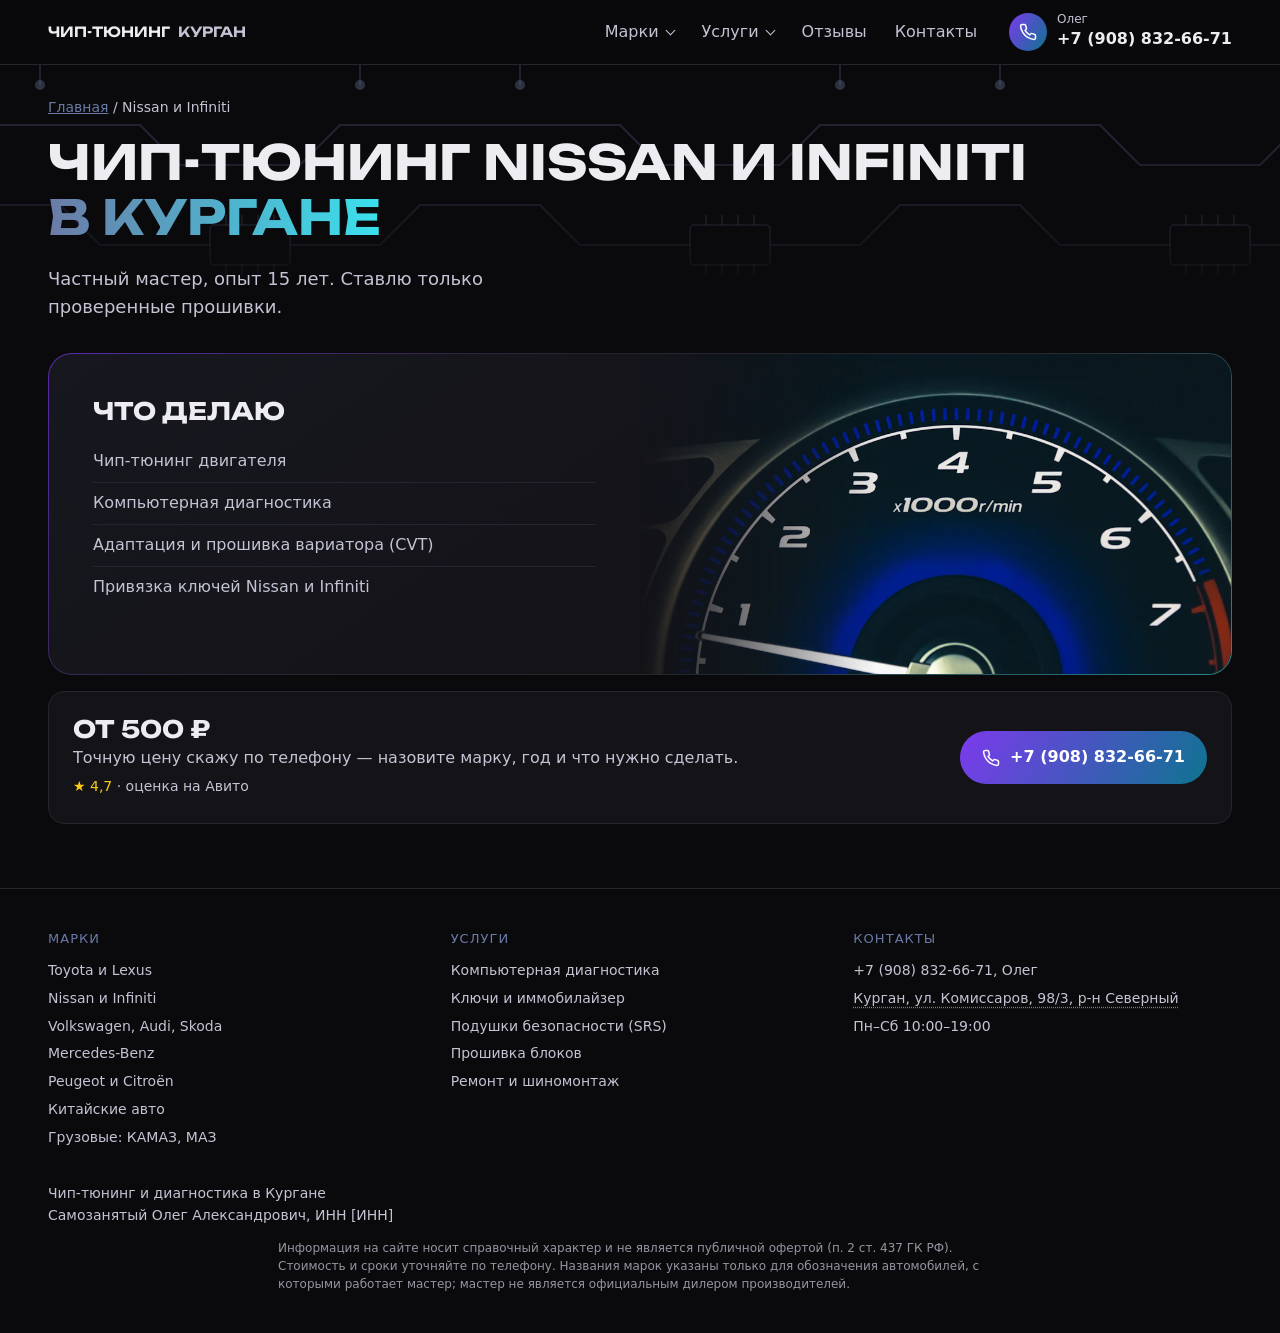
<file: nissan-infiniti.html>
<!doctype html>
<html lang="ru">

<head>
  <meta charset="utf-8">
  <meta name="viewport" content="width=device-width, initial-scale=1">
  <title>Чип-тюнинг Nissan и Infiniti в Кургане — от 500 ₽</title>
  <meta name="description"
    content="Чип-тюнинг Nissan и Infiniti в Кургане: прошивка и адаптация вариатора, привязка ключей, диагностика. Опыт 15 лет. Тел. +7 (908) 832-66-71.">
  <link rel="icon"
    href="data:image/svg+xml,%3Csvg xmlns='http://www.w3.org/2000/svg' viewBox='0 0 32 32'%3E%3Crect width='32' height='32' rx='8' fill='%237c3aed'/%3E%3Cpath d='M18 4 8 18h7l-1 10 10-14h-7z' fill='white'/%3E%3C/svg%3E">
  <link rel="preload" href="assets/fonts/unbounded-cyrillic.woff2" as="font" type="font/woff2" crossorigin>
  <link rel="stylesheet" href="assets/style.css">
</head>

<body>

  <header class="top">
    <div class="wrap top-in">
      <a class="logo" href="index.html">Чип-тюнинг<span>Курган</span></a>
      <button class="burger" type="button" aria-label="Меню" aria-expanded="false"><span></span></button>
      <nav class="menu" aria-label="Меню">
        <ul>
          <li class="dd"><a href="index.html#brands">Марки</a>
            <ul>
              <li><a href="toyota-lexus.html">Toyota и Lexus</a></li>
              <li><a href="nissan-infiniti.html">Nissan и Infiniti</a></li>
              <li><a href="vw-audi-skoda.html">Volkswagen, Audi, Skoda</a></li>
              <li><a href="mercedes.html">Mercedes-Benz</a></li>
              <li><a href="peugeot-citroen.html">Peugeot и Citroën</a></li>
              <li><a href="kitajskie.html">Китайские авто</a></li>
              <li><a href="gruzovye.html">Грузовые: КАМАЗ, МАЗ</a></li>
            </ul>
          </li>
          <li class="dd"><a href="index.html#services">Услуги</a>
            <ul>
              <li><a href="diagnostika.html">Компьютерная диагностика</a></li>
              <li><a href="klyuchi.html">Ключи и иммобилайзер</a></li>
              <li><a href="airbag.html">Подушки безопасности (SRS)</a></li>
              <li><a href="proshivka.html">Прошивка блоков</a></li>
              <li><a href="remont.html">Ремонт и шиномонтаж</a></li>
            </ul>
          </li>
          <li><a href="index.html#reviews">Отзывы</a></li>
          <li><a href="index.html#contacts">Контакты</a></li>
        </ul>
        <a class="tel" href="tel:+79088326671"><span class="tel-ico"><svg class="ico" viewBox="0 0 24 24"
              aria-hidden="true">
              <path
                d="M22 16.92v3a2 2 0 0 1-2.18 2 19.79 19.79 0 0 1-8.63-3.07 19.5 19.5 0 0 1-6-6 19.79 19.79 0 0 1-3.07-8.67A2 2 0 0 1 4.11 2h3a2 2 0 0 1 2 1.72c.13.96.36 1.9.7 2.81a2 2 0 0 1-.45 2.11L8.09 9.91a16 16 0 0 0 6 6l1.27-1.27a2 2 0 0 1 2.11-.45c.91.34 1.85.57 2.81.7A2 2 0 0 1 22 16.92z" />
            </svg></span><span><small>Олег</small>+7 (908) 832-66-71</span></a>
      </nav>
    </div>
  </header>

  <main>
    <div class="page-head">
      <div class="wrap">
        <p class="crumbs"><a href="index.html">Главная</a> / Nissan и Infiniti</p>
        <h1>Чип-тюнинг Nissan и&nbsp;Infiniti <em>в&nbsp;Кургане</em></h1>
        <p class="lead">Частный мастер, опыт 15&nbsp;лет. Ставлю только проверенные прошивки.</p>
      </div>
    </div>
    <section class="wrap page">
      <div class="split">
        <div class="split-text">
          <h2>Что делаю</h2>
          <ul>
            <li>Чип-тюнинг двигателя</li>
            <li>Компьютерная диагностика</li>
            <li>Адаптация и прошивка вариатора (CVT)</li>
            <li>Привязка ключей Nissan и Infiniti</li>
          </ul>
        </div>
        <div class="split-media">
          <img src="photos/nissan-infiniti.webp" alt="Тахометр — чип-тюнинг Nissan и Infiniti в Кургане" loading="lazy"
            width="1000" height="750">
        </div>
      </div>
      <div class="card cta">
        <div>
          <b>от 500 ₽</b>
          <p class="muted">Точную цену скажу по телефону — назовите марку, год и что нужно сделать.</p>
          <a class="rate" href="index.html#reviews"><span>★ 4,7</span> · оценка на Авито</a>
        </div>
        <div class="btns">
          <a class="btn" href="tel:+79088326671"><svg class="ico" viewBox="0 0 24 24" aria-hidden="true">
              <path
                d="M22 16.92v3a2 2 0 0 1-2.18 2 19.79 19.79 0 0 1-8.63-3.07 19.5 19.5 0 0 1-6-6 19.79 19.79 0 0 1-3.07-8.67A2 2 0 0 1 4.11 2h3a2 2 0 0 1 2 1.72c.13.96.36 1.9.7 2.81a2 2 0 0 1-.45 2.11L8.09 9.91a16 16 0 0 0 6 6l1.27-1.27a2 2 0 0 1 2.11-.45c.91.34 1.85.57 2.81.7A2 2 0 0 1 22 16.92z" />
            </svg>+7 (908) 832-66-71</a>
        </div>
      </div>
    </section>
  </main>

  <footer class="site-footer">
    <div class="wrap foot">
      <nav>
        <p class="label">Марки</p>
        <ul>
          <li><a href="toyota-lexus.html">Toyota и Lexus</a></li>
          <li><a href="nissan-infiniti.html">Nissan и Infiniti</a></li>
          <li><a href="vw-audi-skoda.html">Volkswagen, Audi, Skoda</a></li>
          <li><a href="mercedes.html">Mercedes-Benz</a></li>
          <li><a href="peugeot-citroen.html">Peugeot и Citroën</a></li>
          <li><a href="kitajskie.html">Китайские авто</a></li>
          <li><a href="gruzovye.html">Грузовые: КАМАЗ, МАЗ</a></li>
        </ul>
      </nav>
      <nav>
        <p class="label">Услуги</p>
        <ul>
          <li><a href="diagnostika.html">Компьютерная диагностика</a></li>
          <li><a href="klyuchi.html">Ключи и иммобилайзер</a></li>
          <li><a href="airbag.html">Подушки безопасности (SRS)</a></li>
          <li><a href="proshivka.html">Прошивка блоков</a></li>
          <li><a href="remont.html">Ремонт и шиномонтаж</a></li>
        </ul>
      </nav>
      <div>
        <p class="label">Контакты</p>
        <ul>
          <li><a href="tel:+79088326671">+7 (908) 832-66-71</a>, Олег</li>
          <li><a class="map-link"
              href="https://2gis.ru/kurgan/search/%D1%83%D0%BB.%20%D0%9A%D0%BE%D0%BC%D0%B8%D1%81%D1%81%D0%B0%D1%80%D0%BE%D0%B2%2C%2098%2F3"
              target="_blank" rel="noopener">Курган, ул. Комиссаров, 98/3, р-н Северный</a></li>
          <li>Пн–Сб 10:00–19:00</li>
        </ul>
      </div>
    </div>
    <p class="wrap copy">Чип-тюнинг и диагностика в Кургане<br>Самозанятый Олег Александрович, ИНН [ИНН]</p>
    <p class="wrap legal">Информация на сайте носит справочный характер и не является публичной офертой (п. 2 ст. 437 ГК
      РФ). Стоимость и сроки уточняйте по телефону. Названия марок указаны только для обозначения автомобилей, с
      которыми работает мастер; мастер не является официальным дилером производителей.</p>
  </footer>
  <a class="btn callbar" href="tel:+79088326671"><svg class="ico" viewBox="0 0 24 24" aria-hidden="true">
      <path
        d="M22 16.92v3a2 2 0 0 1-2.18 2 19.79 19.79 0 0 1-8.63-3.07 19.5 19.5 0 0 1-6-6 19.79 19.79 0 0 1-3.07-8.67A2 2 0 0 1 4.11 2h3a2 2 0 0 1 2 1.72c.13.96.36 1.9.7 2.81a2 2 0 0 1-.45 2.11L8.09 9.91a16 16 0 0 0 6 6l1.27-1.27a2 2 0 0 1 2.11-.45c.91.34 1.85.57 2.81.7A2 2 0 0 1 22 16.92z" />
    </svg>Позвонить</a>
  <a class="to-top" href="#" aria-label="Наверх"><svg class="ico" viewBox="0 0 24 24" aria-hidden="true">
      <path d="M12 19V5M5 12l7-7 7 7" />
    </svg></a>
  <script src="assets/site.js" defer></script>

</body>

</html>
</file>
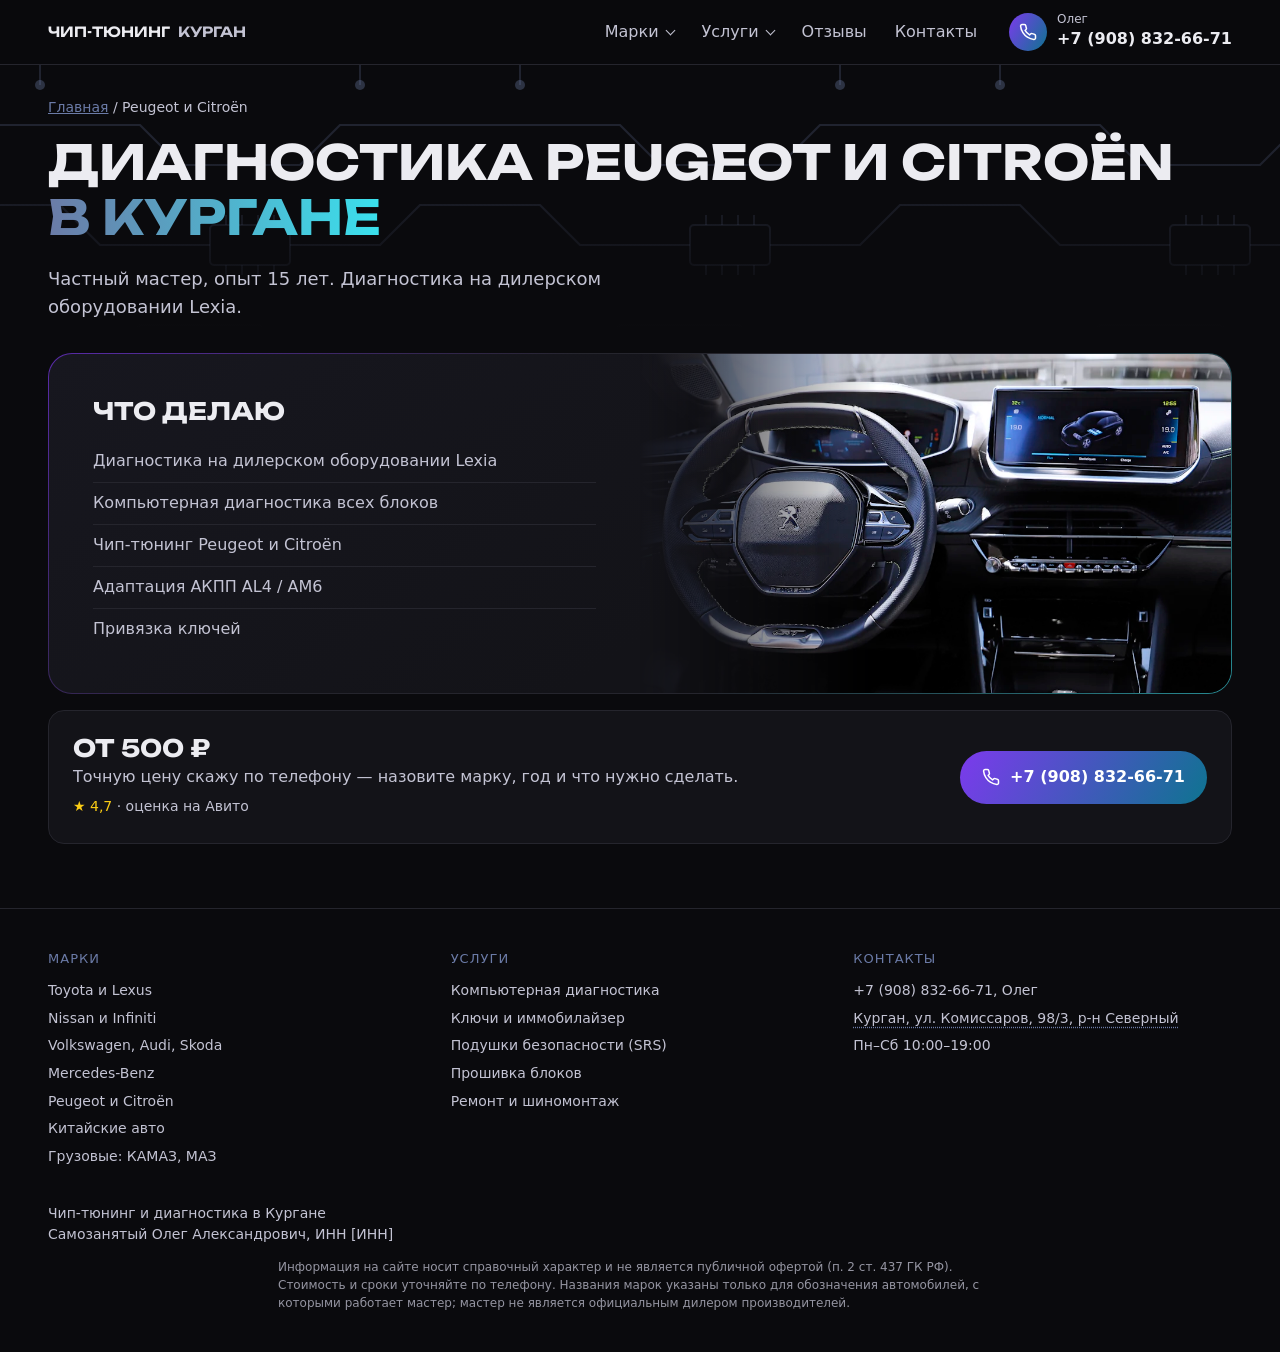
<file: peugeot-citroen.html>
<!doctype html>
<html lang="ru">

<head>
  <meta charset="utf-8">
  <meta name="viewport" content="width=device-width, initial-scale=1">
  <title>Диагностика и чип-тюнинг Peugeot и Citroën в Кургане — Lexia</title>
  <meta name="description"
    content="Диагностика Peugeot и Citroën в Кургане на дилерском оборудовании Lexia, чип-тюнинг, адаптация АКПП AL4. Тел. +7 (908) 832-66-71.">
  <link rel="icon"
    href="data:image/svg+xml,%3Csvg xmlns='http://www.w3.org/2000/svg' viewBox='0 0 32 32'%3E%3Crect width='32' height='32' rx='8' fill='%237c3aed'/%3E%3Cpath d='M18 4 8 18h7l-1 10 10-14h-7z' fill='white'/%3E%3C/svg%3E">
  <link rel="preload" href="assets/fonts/unbounded-cyrillic.woff2" as="font" type="font/woff2" crossorigin>
  <link rel="stylesheet" href="assets/style.css">
</head>

<body>

  <header class="top">
    <div class="wrap top-in">
      <a class="logo" href="index.html">Чип-тюнинг<span>Курган</span></a>
      <button class="burger" type="button" aria-label="Меню" aria-expanded="false"><span></span></button>
      <nav class="menu" aria-label="Меню">
        <ul>
          <li class="dd"><a href="index.html#brands">Марки</a>
            <ul>
              <li><a href="toyota-lexus.html">Toyota и Lexus</a></li>
              <li><a href="nissan-infiniti.html">Nissan и Infiniti</a></li>
              <li><a href="vw-audi-skoda.html">Volkswagen, Audi, Skoda</a></li>
              <li><a href="mercedes.html">Mercedes-Benz</a></li>
              <li><a href="peugeot-citroen.html">Peugeot и Citroën</a></li>
              <li><a href="kitajskie.html">Китайские авто</a></li>
              <li><a href="gruzovye.html">Грузовые: КАМАЗ, МАЗ</a></li>
            </ul>
          </li>
          <li class="dd"><a href="index.html#services">Услуги</a>
            <ul>
              <li><a href="diagnostika.html">Компьютерная диагностика</a></li>
              <li><a href="klyuchi.html">Ключи и иммобилайзер</a></li>
              <li><a href="airbag.html">Подушки безопасности (SRS)</a></li>
              <li><a href="proshivka.html">Прошивка блоков</a></li>
              <li><a href="remont.html">Ремонт и шиномонтаж</a></li>
            </ul>
          </li>
          <li><a href="index.html#reviews">Отзывы</a></li>
          <li><a href="index.html#contacts">Контакты</a></li>
        </ul>
        <a class="tel" href="tel:+79088326671"><span class="tel-ico"><svg class="ico" viewBox="0 0 24 24"
              aria-hidden="true">
              <path
                d="M22 16.92v3a2 2 0 0 1-2.18 2 19.79 19.79 0 0 1-8.63-3.07 19.5 19.5 0 0 1-6-6 19.79 19.79 0 0 1-3.07-8.67A2 2 0 0 1 4.11 2h3a2 2 0 0 1 2 1.72c.13.96.36 1.9.7 2.81a2 2 0 0 1-.45 2.11L8.09 9.91a16 16 0 0 0 6 6l1.27-1.27a2 2 0 0 1 2.11-.45c.91.34 1.85.57 2.81.7A2 2 0 0 1 22 16.92z" />
            </svg></span><span><small>Олег</small>+7 (908) 832-66-71</span></a>
      </nav>
    </div>
  </header>

  <main>
    <div class="page-head">
      <div class="wrap">
        <p class="crumbs"><a href="index.html">Главная</a> / Peugeot и Citroën</p>
        <h1>Диагностика Peugeot и&nbsp;Citroën <em>в&nbsp;Кургане</em></h1>
        <p class="lead">Частный мастер, опыт 15&nbsp;лет. Диагностика на дилерском оборудовании Lexia.</p>
      </div>
    </div>
    <section class="wrap page">
      <div class="split">
        <div class="split-text">
          <h2>Что делаю</h2>
          <ul>
            <li>Диагностика на дилерском оборудовании Lexia</li>
            <li>Компьютерная диагностика всех блоков</li>
            <li>Чип-тюнинг Peugeot и Citroën</li>
            <li>Адаптация АКПП AL4 / AM6</li>
            <li>Привязка ключей</li>
          </ul>
        </div>
        <div class="split-media">
          <img src="photos/peugeot-citroen.webp" alt="Салон Peugeot — диагностика Peugeot и Citroën в Кургане"
            loading="lazy" width="1000" height="750">
        </div>
      </div>
      <div class="card cta">
        <div>
          <b>от 500 ₽</b>
          <p class="muted">Точную цену скажу по телефону — назовите марку, год и что нужно сделать.</p>
          <a class="rate" href="index.html#reviews"><span>★ 4,7</span> · оценка на Авито</a>
        </div>
        <div class="btns">
          <a class="btn" href="tel:+79088326671"><svg class="ico" viewBox="0 0 24 24" aria-hidden="true">
              <path
                d="M22 16.92v3a2 2 0 0 1-2.18 2 19.79 19.79 0 0 1-8.63-3.07 19.5 19.5 0 0 1-6-6 19.79 19.79 0 0 1-3.07-8.67A2 2 0 0 1 4.11 2h3a2 2 0 0 1 2 1.72c.13.96.36 1.9.7 2.81a2 2 0 0 1-.45 2.11L8.09 9.91a16 16 0 0 0 6 6l1.27-1.27a2 2 0 0 1 2.11-.45c.91.34 1.85.57 2.81.7A2 2 0 0 1 22 16.92z" />
            </svg>+7 (908) 832-66-71</a>
        </div>
      </div>
    </section>
  </main>

  <footer class="site-footer">
    <div class="wrap foot">
      <nav>
        <p class="label">Марки</p>
        <ul>
          <li><a href="toyota-lexus.html">Toyota и Lexus</a></li>
          <li><a href="nissan-infiniti.html">Nissan и Infiniti</a></li>
          <li><a href="vw-audi-skoda.html">Volkswagen, Audi, Skoda</a></li>
          <li><a href="mercedes.html">Mercedes-Benz</a></li>
          <li><a href="peugeot-citroen.html">Peugeot и Citroën</a></li>
          <li><a href="kitajskie.html">Китайские авто</a></li>
          <li><a href="gruzovye.html">Грузовые: КАМАЗ, МАЗ</a></li>
        </ul>
      </nav>
      <nav>
        <p class="label">Услуги</p>
        <ul>
          <li><a href="diagnostika.html">Компьютерная диагностика</a></li>
          <li><a href="klyuchi.html">Ключи и иммобилайзер</a></li>
          <li><a href="airbag.html">Подушки безопасности (SRS)</a></li>
          <li><a href="proshivka.html">Прошивка блоков</a></li>
          <li><a href="remont.html">Ремонт и шиномонтаж</a></li>
        </ul>
      </nav>
      <div>
        <p class="label">Контакты</p>
        <ul>
          <li><a href="tel:+79088326671">+7 (908) 832-66-71</a>, Олег</li>
          <li><a class="map-link"
              href="https://2gis.ru/kurgan/search/%D1%83%D0%BB.%20%D0%9A%D0%BE%D0%BC%D0%B8%D1%81%D1%81%D0%B0%D1%80%D0%BE%D0%B2%2C%2098%2F3"
              target="_blank" rel="noopener">Курган, ул. Комиссаров, 98/3, р-н Северный</a></li>
          <li>Пн–Сб 10:00–19:00</li>
        </ul>
      </div>
    </div>
    <p class="wrap copy">Чип-тюнинг и диагностика в Кургане<br>Самозанятый Олег Александрович, ИНН [ИНН]</p>
    <p class="wrap legal">Информация на сайте носит справочный характер и не является публичной офертой (п. 2 ст. 437 ГК
      РФ). Стоимость и сроки уточняйте по телефону. Названия марок указаны только для обозначения автомобилей, с
      которыми работает мастер; мастер не является официальным дилером производителей.</p>
  </footer>
  <a class="btn callbar" href="tel:+79088326671"><svg class="ico" viewBox="0 0 24 24" aria-hidden="true">
      <path
        d="M22 16.92v3a2 2 0 0 1-2.18 2 19.79 19.79 0 0 1-8.63-3.07 19.5 19.5 0 0 1-6-6 19.79 19.79 0 0 1-3.07-8.67A2 2 0 0 1 4.11 2h3a2 2 0 0 1 2 1.72c.13.96.36 1.9.7 2.81a2 2 0 0 1-.45 2.11L8.09 9.91a16 16 0 0 0 6 6l1.27-1.27a2 2 0 0 1 2.11-.45c.91.34 1.85.57 2.81.7A2 2 0 0 1 22 16.92z" />
    </svg>Позвонить</a>
  <a class="to-top" href="#" aria-label="Наверх"><svg class="ico" viewBox="0 0 24 24" aria-hidden="true">
      <path d="M12 19V5M5 12l7-7 7 7" />
    </svg></a>
  <script src="assets/site.js" defer></script>

</body>

</html>
</file>
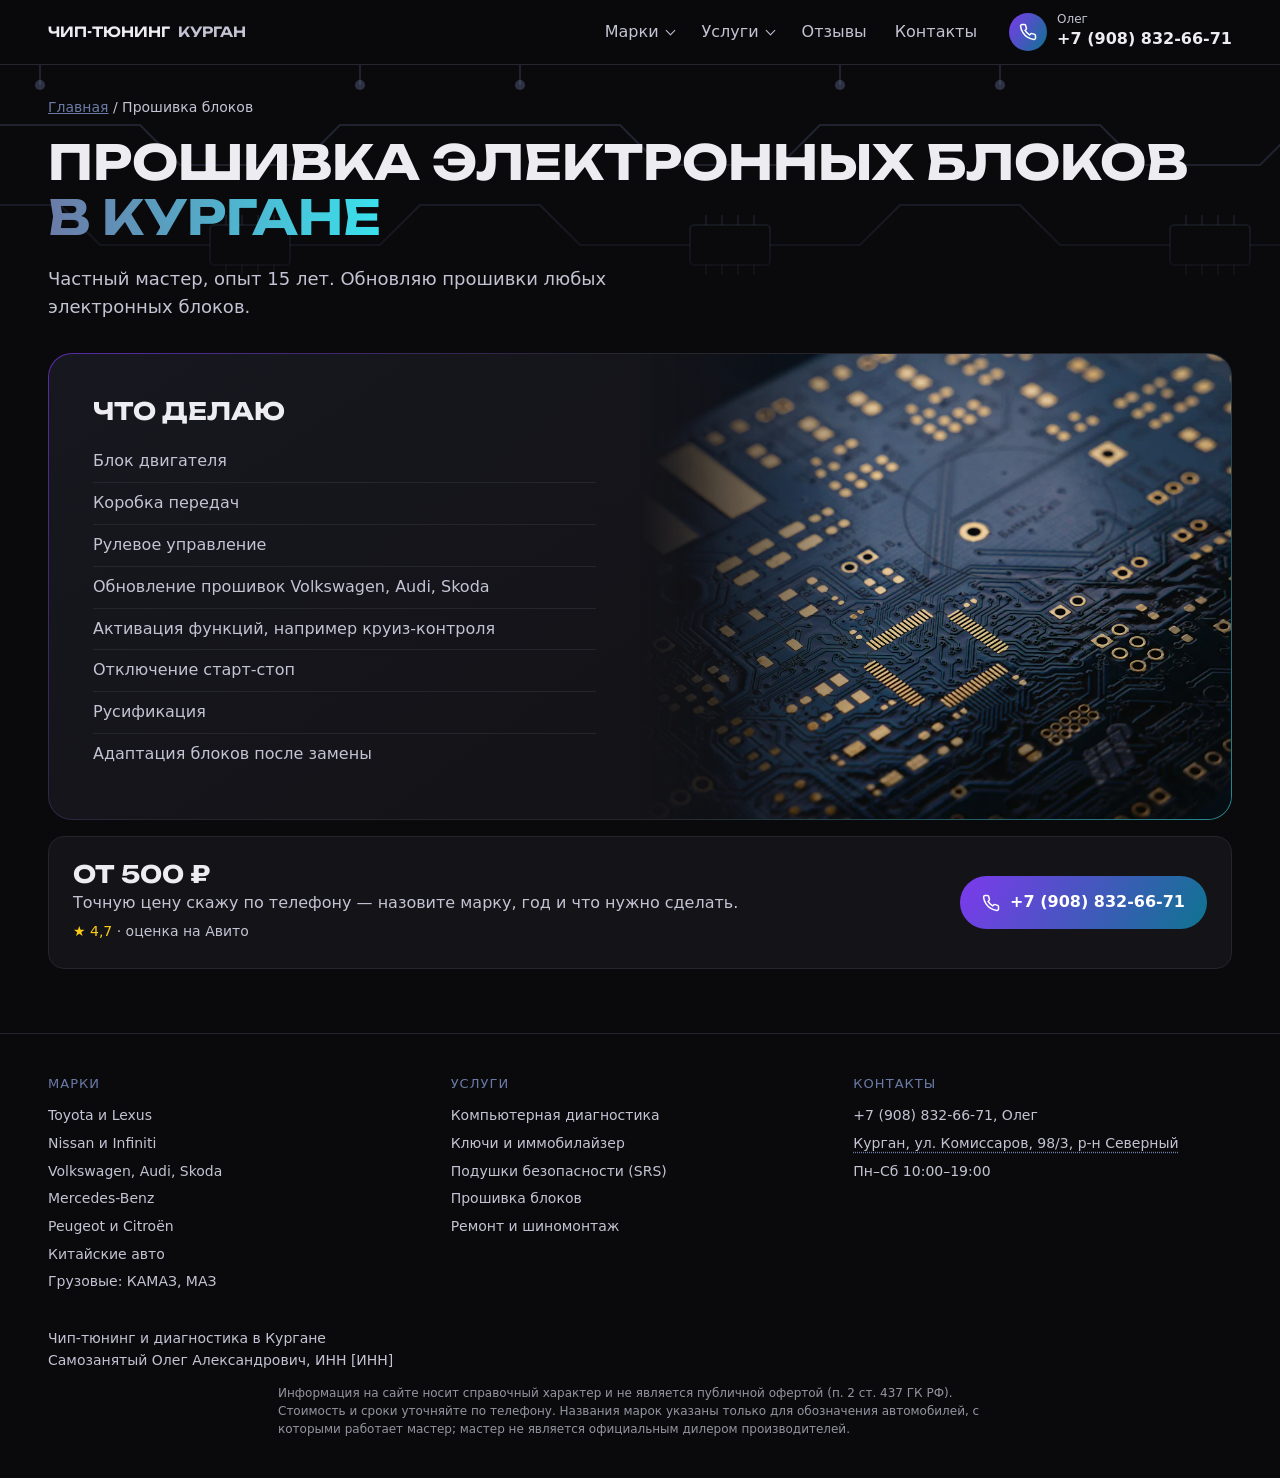
<file: proshivka.html>
<!doctype html>
<html lang="ru">

<head>
  <meta charset="utf-8">
  <meta name="viewport" content="width=device-width, initial-scale=1">
  <title>Прошивка электронных блоков авто в Кургане — от 500 ₽</title>
  <meta name="description"
    content="Прошивка и обновление блоков двигателя, коробки, рулевого в Кургане. Активация функций, отключение старт-стоп, русификация. Тел. +7 (908) 832-66-71.">
  <link rel="icon"
    href="data:image/svg+xml,%3Csvg xmlns='http://www.w3.org/2000/svg' viewBox='0 0 32 32'%3E%3Crect width='32' height='32' rx='8' fill='%237c3aed'/%3E%3Cpath d='M18 4 8 18h7l-1 10 10-14h-7z' fill='white'/%3E%3C/svg%3E">
  <link rel="preload" href="assets/fonts/unbounded-cyrillic.woff2" as="font" type="font/woff2" crossorigin>
  <link rel="stylesheet" href="assets/style.css">
</head>

<body>

  <header class="top">
    <div class="wrap top-in">
      <a class="logo" href="index.html">Чип-тюнинг<span>Курган</span></a>
      <button class="burger" type="button" aria-label="Меню" aria-expanded="false"><span></span></button>
      <nav class="menu" aria-label="Меню">
        <ul>
          <li class="dd"><a href="index.html#brands">Марки</a>
            <ul>
              <li><a href="toyota-lexus.html">Toyota и Lexus</a></li>
              <li><a href="nissan-infiniti.html">Nissan и Infiniti</a></li>
              <li><a href="vw-audi-skoda.html">Volkswagen, Audi, Skoda</a></li>
              <li><a href="mercedes.html">Mercedes-Benz</a></li>
              <li><a href="peugeot-citroen.html">Peugeot и Citroën</a></li>
              <li><a href="kitajskie.html">Китайские авто</a></li>
              <li><a href="gruzovye.html">Грузовые: КАМАЗ, МАЗ</a></li>
            </ul>
          </li>
          <li class="dd"><a href="index.html#services">Услуги</a>
            <ul>
              <li><a href="diagnostika.html">Компьютерная диагностика</a></li>
              <li><a href="klyuchi.html">Ключи и иммобилайзер</a></li>
              <li><a href="airbag.html">Подушки безопасности (SRS)</a></li>
              <li><a href="proshivka.html">Прошивка блоков</a></li>
              <li><a href="remont.html">Ремонт и шиномонтаж</a></li>
            </ul>
          </li>
          <li><a href="index.html#reviews">Отзывы</a></li>
          <li><a href="index.html#contacts">Контакты</a></li>
        </ul>
        <a class="tel" href="tel:+79088326671"><span class="tel-ico"><svg class="ico" viewBox="0 0 24 24"
              aria-hidden="true">
              <path
                d="M22 16.92v3a2 2 0 0 1-2.18 2 19.79 19.79 0 0 1-8.63-3.07 19.5 19.5 0 0 1-6-6 19.79 19.79 0 0 1-3.07-8.67A2 2 0 0 1 4.11 2h3a2 2 0 0 1 2 1.72c.13.96.36 1.9.7 2.81a2 2 0 0 1-.45 2.11L8.09 9.91a16 16 0 0 0 6 6l1.27-1.27a2 2 0 0 1 2.11-.45c.91.34 1.85.57 2.81.7A2 2 0 0 1 22 16.92z" />
            </svg></span><span><small>Олег</small>+7 (908) 832-66-71</span></a>
      </nav>
    </div>
  </header>

  <main>
    <div class="page-head">
      <div class="wrap">
        <p class="crumbs"><a href="index.html">Главная</a> / Прошивка блоков</p>
        <h1>Прошивка электронных блоков <em>в&nbsp;Кургане</em></h1>
        <p class="lead">Частный мастер, опыт 15&nbsp;лет. Обновляю прошивки любых электронных блоков.</p>
      </div>
    </div>
    <section class="wrap page">
      <div class="split">
        <div class="split-text">
          <h2>Что делаю</h2>
          <ul>
            <li>Блок двигателя</li>
            <li>Коробка передач</li>
            <li>Рулевое управление</li>
            <li>Обновление прошивок Volkswagen, Audi, Skoda</li>
            <li>Активация функций, например круиз-контроля</li>
            <li>Отключение старт-стоп</li>
            <li>Русификация</li>
            <li>Адаптация блоков после замены</li>
          </ul>
        </div>
        <div class="split-media">
          <img src="photos/proshivka.webp" alt="Электронная плата — прошивка блоков в Кургане" loading="lazy"
            width="1000" height="750">
        </div>
      </div>
      <div class="card cta">
        <div>
          <b>от 500 ₽</b>
          <p class="muted">Точную цену скажу по телефону — назовите марку, год и что нужно сделать.</p>
          <a class="rate" href="index.html#reviews"><span>★ 4,7</span> · оценка на Авито</a>
        </div>
        <div class="btns">
          <a class="btn" href="tel:+79088326671"><svg class="ico" viewBox="0 0 24 24" aria-hidden="true">
              <path
                d="M22 16.92v3a2 2 0 0 1-2.18 2 19.79 19.79 0 0 1-8.63-3.07 19.5 19.5 0 0 1-6-6 19.79 19.79 0 0 1-3.07-8.67A2 2 0 0 1 4.11 2h3a2 2 0 0 1 2 1.72c.13.96.36 1.9.7 2.81a2 2 0 0 1-.45 2.11L8.09 9.91a16 16 0 0 0 6 6l1.27-1.27a2 2 0 0 1 2.11-.45c.91.34 1.85.57 2.81.7A2 2 0 0 1 22 16.92z" />
            </svg>+7 (908) 832-66-71</a>
        </div>
      </div>
    </section>
  </main>

  <footer class="site-footer">
    <div class="wrap foot">
      <nav>
        <p class="label">Марки</p>
        <ul>
          <li><a href="toyota-lexus.html">Toyota и Lexus</a></li>
          <li><a href="nissan-infiniti.html">Nissan и Infiniti</a></li>
          <li><a href="vw-audi-skoda.html">Volkswagen, Audi, Skoda</a></li>
          <li><a href="mercedes.html">Mercedes-Benz</a></li>
          <li><a href="peugeot-citroen.html">Peugeot и Citroën</a></li>
          <li><a href="kitajskie.html">Китайские авто</a></li>
          <li><a href="gruzovye.html">Грузовые: КАМАЗ, МАЗ</a></li>
        </ul>
      </nav>
      <nav>
        <p class="label">Услуги</p>
        <ul>
          <li><a href="diagnostika.html">Компьютерная диагностика</a></li>
          <li><a href="klyuchi.html">Ключи и иммобилайзер</a></li>
          <li><a href="airbag.html">Подушки безопасности (SRS)</a></li>
          <li><a href="proshivka.html">Прошивка блоков</a></li>
          <li><a href="remont.html">Ремонт и шиномонтаж</a></li>
        </ul>
      </nav>
      <div>
        <p class="label">Контакты</p>
        <ul>
          <li><a href="tel:+79088326671">+7 (908) 832-66-71</a>, Олег</li>
          <li><a class="map-link"
              href="https://2gis.ru/kurgan/search/%D1%83%D0%BB.%20%D0%9A%D0%BE%D0%BC%D0%B8%D1%81%D1%81%D0%B0%D1%80%D0%BE%D0%B2%2C%2098%2F3"
              target="_blank" rel="noopener">Курган, ул. Комиссаров, 98/3, р-н Северный</a></li>
          <li>Пн–Сб 10:00–19:00</li>
        </ul>
      </div>
    </div>
    <p class="wrap copy">Чип-тюнинг и диагностика в Кургане<br>Самозанятый Олег Александрович, ИНН [ИНН]</p>
    <p class="wrap legal">Информация на сайте носит справочный характер и не является публичной офертой (п. 2 ст. 437 ГК
      РФ). Стоимость и сроки уточняйте по телефону. Названия марок указаны только для обозначения автомобилей, с
      которыми работает мастер; мастер не является официальным дилером производителей.</p>
  </footer>
  <a class="btn callbar" href="tel:+79088326671"><svg class="ico" viewBox="0 0 24 24" aria-hidden="true">
      <path
        d="M22 16.92v3a2 2 0 0 1-2.18 2 19.79 19.79 0 0 1-8.63-3.07 19.5 19.5 0 0 1-6-6 19.79 19.79 0 0 1-3.07-8.67A2 2 0 0 1 4.11 2h3a2 2 0 0 1 2 1.72c.13.96.36 1.9.7 2.81a2 2 0 0 1-.45 2.11L8.09 9.91a16 16 0 0 0 6 6l1.27-1.27a2 2 0 0 1 2.11-.45c.91.34 1.85.57 2.81.7A2 2 0 0 1 22 16.92z" />
    </svg>Позвонить</a>
  <a class="to-top" href="#" aria-label="Наверх"><svg class="ico" viewBox="0 0 24 24" aria-hidden="true">
      <path d="M12 19V5M5 12l7-7 7 7" />
    </svg></a>
  <script src="assets/site.js" defer></script>

</body>

</html>
</file>
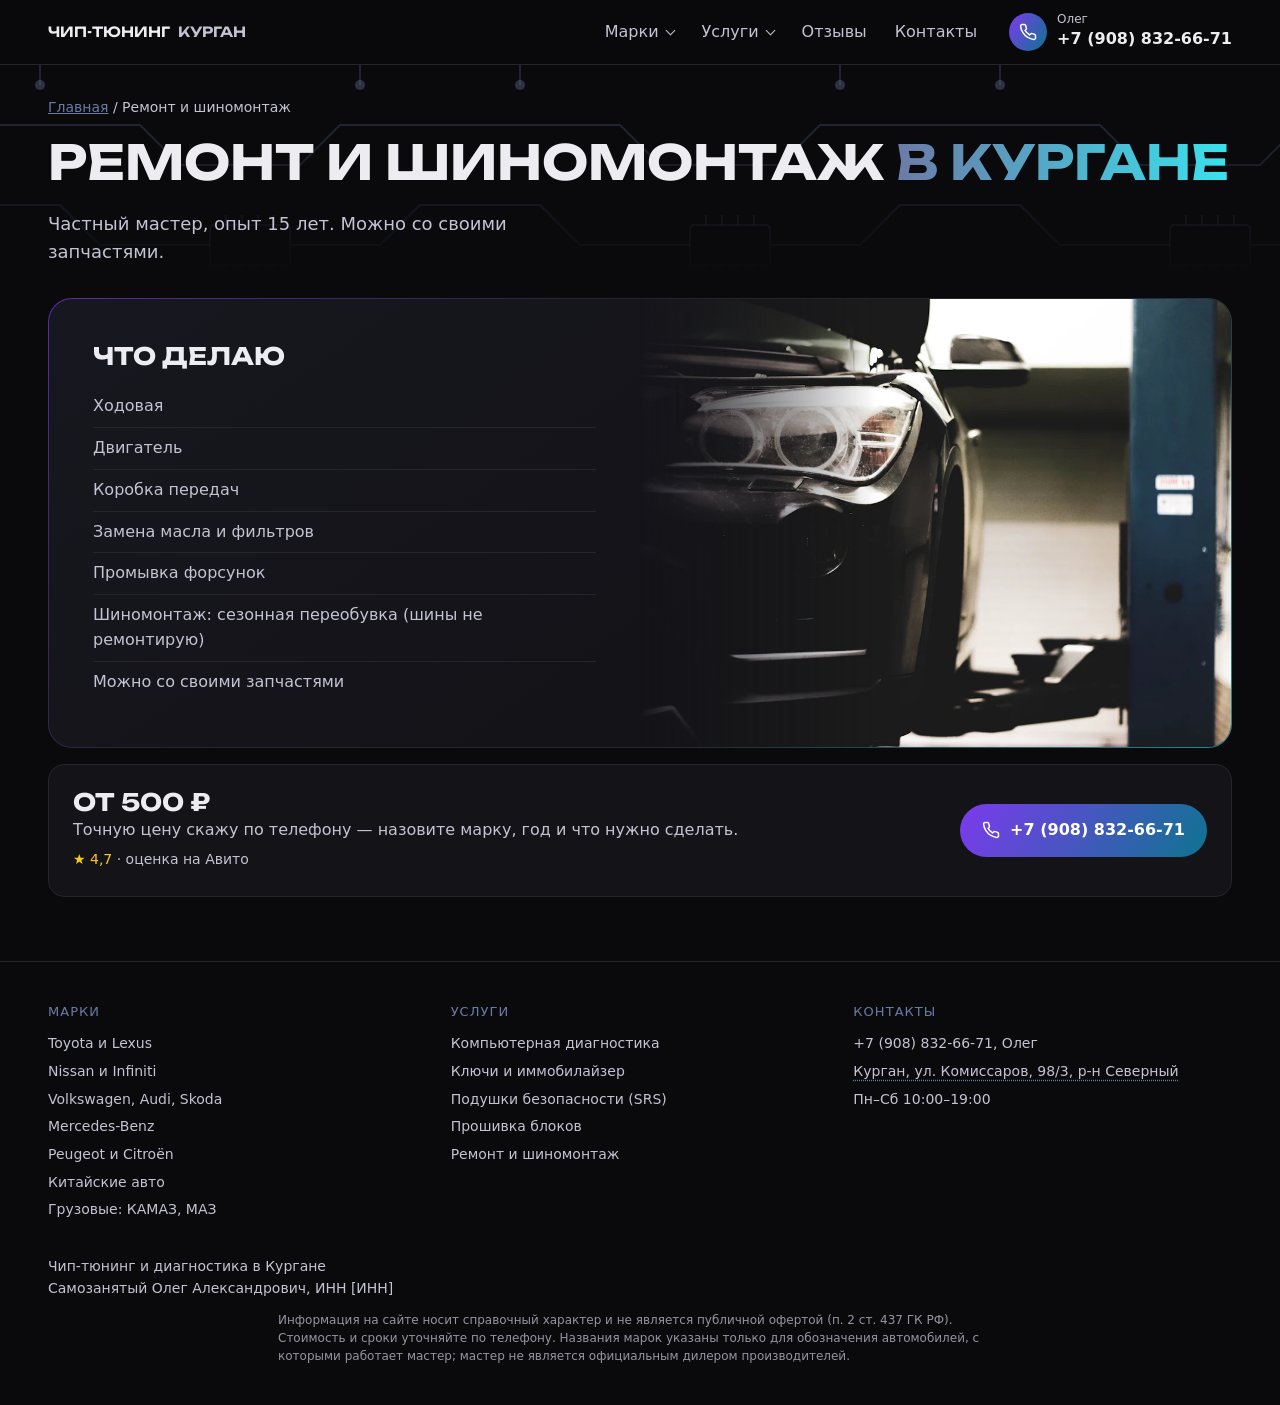
<file: remont.html>
<!doctype html>
<html lang="ru">

<head>
  <meta charset="utf-8">
  <meta name="viewport" content="width=device-width, initial-scale=1">
  <title>Ремонт ходовой, двигателя, КПП и шиномонтаж в Кургане</title>
  <meta name="description"
    content="Ремонт ходовой, двигателя и коробки передач в Кургане. Шиномонтаж: сезонная переобувка. Можно со своими запчастями. Тел. +7 (908) 832-66-71.">
  <link rel="icon"
    href="data:image/svg+xml,%3Csvg xmlns='http://www.w3.org/2000/svg' viewBox='0 0 32 32'%3E%3Crect width='32' height='32' rx='8' fill='%237c3aed'/%3E%3Cpath d='M18 4 8 18h7l-1 10 10-14h-7z' fill='white'/%3E%3C/svg%3E">
  <link rel="preload" href="assets/fonts/unbounded-cyrillic.woff2" as="font" type="font/woff2" crossorigin>
  <link rel="stylesheet" href="assets/style.css">
</head>

<body>

  <header class="top">
    <div class="wrap top-in">
      <a class="logo" href="index.html">Чип-тюнинг<span>Курган</span></a>
      <button class="burger" type="button" aria-label="Меню" aria-expanded="false"><span></span></button>
      <nav class="menu" aria-label="Меню">
        <ul>
          <li class="dd"><a href="index.html#brands">Марки</a>
            <ul>
              <li><a href="toyota-lexus.html">Toyota и Lexus</a></li>
              <li><a href="nissan-infiniti.html">Nissan и Infiniti</a></li>
              <li><a href="vw-audi-skoda.html">Volkswagen, Audi, Skoda</a></li>
              <li><a href="mercedes.html">Mercedes-Benz</a></li>
              <li><a href="peugeot-citroen.html">Peugeot и Citroën</a></li>
              <li><a href="kitajskie.html">Китайские авто</a></li>
              <li><a href="gruzovye.html">Грузовые: КАМАЗ, МАЗ</a></li>
            </ul>
          </li>
          <li class="dd"><a href="index.html#services">Услуги</a>
            <ul>
              <li><a href="diagnostika.html">Компьютерная диагностика</a></li>
              <li><a href="klyuchi.html">Ключи и иммобилайзер</a></li>
              <li><a href="airbag.html">Подушки безопасности (SRS)</a></li>
              <li><a href="proshivka.html">Прошивка блоков</a></li>
              <li><a href="remont.html">Ремонт и шиномонтаж</a></li>
            </ul>
          </li>
          <li><a href="index.html#reviews">Отзывы</a></li>
          <li><a href="index.html#contacts">Контакты</a></li>
        </ul>
        <a class="tel" href="tel:+79088326671"><span class="tel-ico"><svg class="ico" viewBox="0 0 24 24"
              aria-hidden="true">
              <path
                d="M22 16.92v3a2 2 0 0 1-2.18 2 19.79 19.79 0 0 1-8.63-3.07 19.5 19.5 0 0 1-6-6 19.79 19.79 0 0 1-3.07-8.67A2 2 0 0 1 4.11 2h3a2 2 0 0 1 2 1.72c.13.96.36 1.9.7 2.81a2 2 0 0 1-.45 2.11L8.09 9.91a16 16 0 0 0 6 6l1.27-1.27a2 2 0 0 1 2.11-.45c.91.34 1.85.57 2.81.7A2 2 0 0 1 22 16.92z" />
            </svg></span><span><small>Олег</small>+7 (908) 832-66-71</span></a>
      </nav>
    </div>
  </header>

  <main>
    <div class="page-head">
      <div class="wrap">
        <p class="crumbs"><a href="index.html">Главная</a> / Ремонт и шиномонтаж</p>
        <h1>Ремонт и&nbsp;шиномонтаж <em>в&nbsp;Кургане</em></h1>
        <p class="lead">Частный мастер, опыт 15&nbsp;лет. Можно со своими запчастями.</p>
      </div>
    </div>
    <section class="wrap page">
      <div class="split">
        <div class="split-text">
          <h2>Что делаю</h2>
          <ul>
            <li>Ходовая</li>
            <li>Двигатель</li>
            <li>Коробка передач</li>
            <li>Замена масла и фильтров</li>
            <li>Промывка форсунок</li>
            <li>Шиномонтаж: сезонная переобувка (шины не ремонтирую)</li>
            <li>Можно со своими запчастями</li>
          </ul>
        </div>
        <div class="split-media">
          <img src="photos/remont.webp" alt="Автомобиль на подъёмнике — ремонт в Кургане" loading="lazy" width="1000"
            height="750">
        </div>
      </div>
      <div class="card cta">
        <div>
          <b>от 500 ₽</b>
          <p class="muted">Точную цену скажу по телефону — назовите марку, год и что нужно сделать.</p>
          <a class="rate" href="index.html#reviews"><span>★ 4,7</span> · оценка на Авито</a>
        </div>
        <div class="btns">
          <a class="btn" href="tel:+79088326671"><svg class="ico" viewBox="0 0 24 24" aria-hidden="true">
              <path
                d="M22 16.92v3a2 2 0 0 1-2.18 2 19.79 19.79 0 0 1-8.63-3.07 19.5 19.5 0 0 1-6-6 19.79 19.79 0 0 1-3.07-8.67A2 2 0 0 1 4.11 2h3a2 2 0 0 1 2 1.72c.13.96.36 1.9.7 2.81a2 2 0 0 1-.45 2.11L8.09 9.91a16 16 0 0 0 6 6l1.27-1.27a2 2 0 0 1 2.11-.45c.91.34 1.85.57 2.81.7A2 2 0 0 1 22 16.92z" />
            </svg>+7 (908) 832-66-71</a>
        </div>
      </div>
    </section>
  </main>

  <footer class="site-footer">
    <div class="wrap foot">
      <nav>
        <p class="label">Марки</p>
        <ul>
          <li><a href="toyota-lexus.html">Toyota и Lexus</a></li>
          <li><a href="nissan-infiniti.html">Nissan и Infiniti</a></li>
          <li><a href="vw-audi-skoda.html">Volkswagen, Audi, Skoda</a></li>
          <li><a href="mercedes.html">Mercedes-Benz</a></li>
          <li><a href="peugeot-citroen.html">Peugeot и Citroën</a></li>
          <li><a href="kitajskie.html">Китайские авто</a></li>
          <li><a href="gruzovye.html">Грузовые: КАМАЗ, МАЗ</a></li>
        </ul>
      </nav>
      <nav>
        <p class="label">Услуги</p>
        <ul>
          <li><a href="diagnostika.html">Компьютерная диагностика</a></li>
          <li><a href="klyuchi.html">Ключи и иммобилайзер</a></li>
          <li><a href="airbag.html">Подушки безопасности (SRS)</a></li>
          <li><a href="proshivka.html">Прошивка блоков</a></li>
          <li><a href="remont.html">Ремонт и шиномонтаж</a></li>
        </ul>
      </nav>
      <div>
        <p class="label">Контакты</p>
        <ul>
          <li><a href="tel:+79088326671">+7 (908) 832-66-71</a>, Олег</li>
          <li><a class="map-link"
              href="https://2gis.ru/kurgan/search/%D1%83%D0%BB.%20%D0%9A%D0%BE%D0%BC%D0%B8%D1%81%D1%81%D0%B0%D1%80%D0%BE%D0%B2%2C%2098%2F3"
              target="_blank" rel="noopener">Курган, ул. Комиссаров, 98/3, р-н Северный</a></li>
          <li>Пн–Сб 10:00–19:00</li>
        </ul>
      </div>
    </div>
    <p class="wrap copy">Чип-тюнинг и диагностика в Кургане<br>Самозанятый Олег Александрович, ИНН [ИНН]</p>
    <p class="wrap legal">Информация на сайте носит справочный характер и не является публичной офертой (п. 2 ст. 437 ГК
      РФ). Стоимость и сроки уточняйте по телефону. Названия марок указаны только для обозначения автомобилей, с
      которыми работает мастер; мастер не является официальным дилером производителей.</p>
  </footer>
  <a class="btn callbar" href="tel:+79088326671"><svg class="ico" viewBox="0 0 24 24" aria-hidden="true">
      <path
        d="M22 16.92v3a2 2 0 0 1-2.18 2 19.79 19.79 0 0 1-8.63-3.07 19.5 19.5 0 0 1-6-6 19.79 19.79 0 0 1-3.07-8.67A2 2 0 0 1 4.11 2h3a2 2 0 0 1 2 1.72c.13.96.36 1.9.7 2.81a2 2 0 0 1-.45 2.11L8.09 9.91a16 16 0 0 0 6 6l1.27-1.27a2 2 0 0 1 2.11-.45c.91.34 1.85.57 2.81.7A2 2 0 0 1 22 16.92z" />
    </svg>Позвонить</a>
  <a class="to-top" href="#" aria-label="Наверх"><svg class="ico" viewBox="0 0 24 24" aria-hidden="true">
      <path d="M12 19V5M5 12l7-7 7 7" />
    </svg></a>
  <script src="assets/site.js" defer></script>

</body>

</html>
</file>
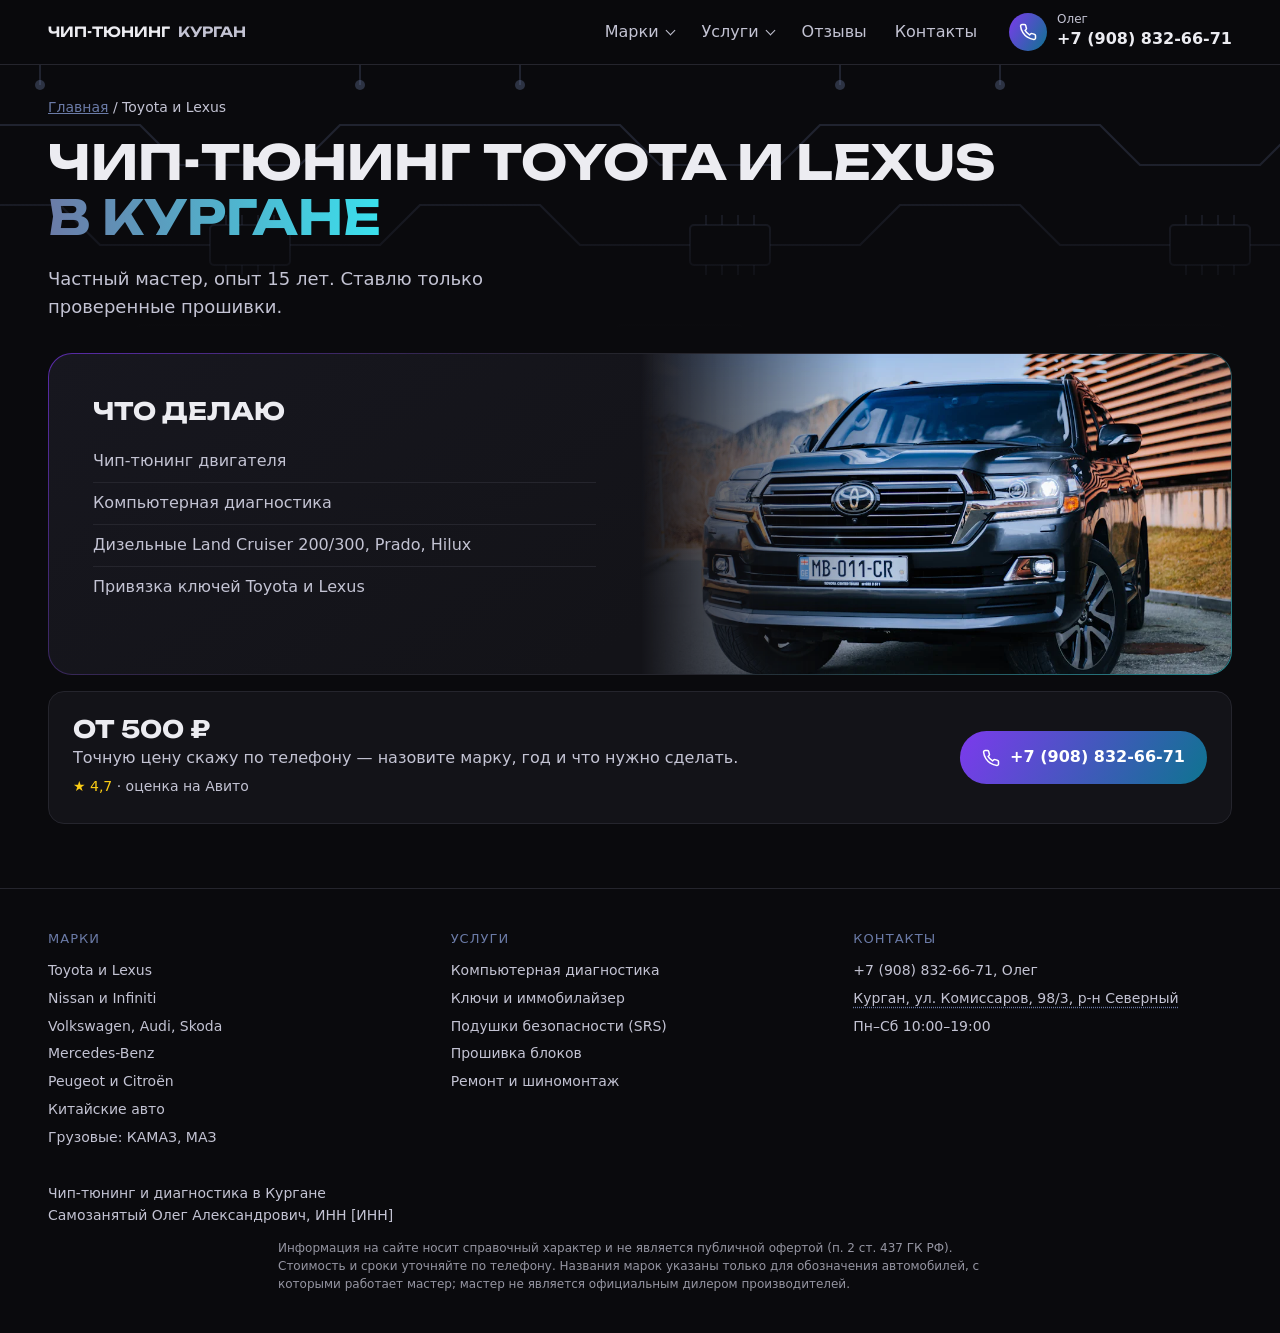
<file: toyota-lexus.html>
<!doctype html>
<html lang="ru">

<head>
  <meta charset="utf-8">
  <meta name="viewport" content="width=device-width, initial-scale=1">
  <title>Чип-тюнинг Toyota и Lexus в Кургане — от 500 ₽</title>
  <meta name="description"
    content="Чип-тюнинг Toyota и Lexus в Кургане: Land Cruiser, Prado, Hilux, привязка ключей, компьютерная диагностика. Опыт 15 лет. Тел. +7 (908) 832-66-71.">
  <link rel="icon"
    href="data:image/svg+xml,%3Csvg xmlns='http://www.w3.org/2000/svg' viewBox='0 0 32 32'%3E%3Crect width='32' height='32' rx='8' fill='%237c3aed'/%3E%3Cpath d='M18 4 8 18h7l-1 10 10-14h-7z' fill='white'/%3E%3C/svg%3E">
  <link rel="preload" href="assets/fonts/unbounded-cyrillic.woff2" as="font" type="font/woff2" crossorigin>
  <link rel="stylesheet" href="assets/style.css">
</head>

<body>

  <header class="top">
    <div class="wrap top-in">
      <a class="logo" href="index.html">Чип-тюнинг<span>Курган</span></a>
      <button class="burger" type="button" aria-label="Меню" aria-expanded="false"><span></span></button>
      <nav class="menu" aria-label="Меню">
        <ul>
          <li class="dd"><a href="index.html#brands">Марки</a>
            <ul>
              <li><a href="toyota-lexus.html">Toyota и Lexus</a></li>
              <li><a href="nissan-infiniti.html">Nissan и Infiniti</a></li>
              <li><a href="vw-audi-skoda.html">Volkswagen, Audi, Skoda</a></li>
              <li><a href="mercedes.html">Mercedes-Benz</a></li>
              <li><a href="peugeot-citroen.html">Peugeot и Citroën</a></li>
              <li><a href="kitajskie.html">Китайские авто</a></li>
              <li><a href="gruzovye.html">Грузовые: КАМАЗ, МАЗ</a></li>
            </ul>
          </li>
          <li class="dd"><a href="index.html#services">Услуги</a>
            <ul>
              <li><a href="diagnostika.html">Компьютерная диагностика</a></li>
              <li><a href="klyuchi.html">Ключи и иммобилайзер</a></li>
              <li><a href="airbag.html">Подушки безопасности (SRS)</a></li>
              <li><a href="proshivka.html">Прошивка блоков</a></li>
              <li><a href="remont.html">Ремонт и шиномонтаж</a></li>
            </ul>
          </li>
          <li><a href="index.html#reviews">Отзывы</a></li>
          <li><a href="index.html#contacts">Контакты</a></li>
        </ul>
        <a class="tel" href="tel:+79088326671"><span class="tel-ico"><svg class="ico" viewBox="0 0 24 24"
              aria-hidden="true">
              <path
                d="M22 16.92v3a2 2 0 0 1-2.18 2 19.79 19.79 0 0 1-8.63-3.07 19.5 19.5 0 0 1-6-6 19.79 19.79 0 0 1-3.07-8.67A2 2 0 0 1 4.11 2h3a2 2 0 0 1 2 1.72c.13.96.36 1.9.7 2.81a2 2 0 0 1-.45 2.11L8.09 9.91a16 16 0 0 0 6 6l1.27-1.27a2 2 0 0 1 2.11-.45c.91.34 1.85.57 2.81.7A2 2 0 0 1 22 16.92z" />
            </svg></span><span><small>Олег</small>+7 (908) 832-66-71</span></a>
      </nav>
    </div>
  </header>

  <main>
    <div class="page-head">
      <div class="wrap">
        <p class="crumbs"><a href="index.html">Главная</a> / Toyota и Lexus</p>
        <h1>Чип-тюнинг Toyota и&nbsp;Lexus <em>в&nbsp;Кургане</em></h1>
        <p class="lead">Частный мастер, опыт 15&nbsp;лет. Ставлю только проверенные прошивки.</p>
      </div>
    </div>
    <section class="wrap page">
      <div class="split">
        <div class="split-text">
          <h2>Что делаю</h2>
          <ul>
            <li>Чип-тюнинг двигателя</li>
            <li>Компьютерная диагностика</li>
            <li>Дизельные Land Cruiser 200/300, Prado, Hilux</li>
            <li>Привязка ключей Toyota и Lexus</li>
          </ul>
        </div>
        <div class="split-media">
          <img src="photos/toyota-lexus.webp" alt="Toyota Land Cruiser — чип-тюнинг Toyota и Lexus в Кургане"
            loading="lazy" width="1000" height="750">
        </div>
      </div>
      <div class="card cta">
        <div>
          <b>от 500 ₽</b>
          <p class="muted">Точную цену скажу по телефону — назовите марку, год и что нужно сделать.</p>
          <a class="rate" href="index.html#reviews"><span>★ 4,7</span> · оценка на Авито</a>
        </div>
        <div class="btns">
          <a class="btn" href="tel:+79088326671"><svg class="ico" viewBox="0 0 24 24" aria-hidden="true">
              <path
                d="M22 16.92v3a2 2 0 0 1-2.18 2 19.79 19.79 0 0 1-8.63-3.07 19.5 19.5 0 0 1-6-6 19.79 19.79 0 0 1-3.07-8.67A2 2 0 0 1 4.11 2h3a2 2 0 0 1 2 1.72c.13.96.36 1.9.7 2.81a2 2 0 0 1-.45 2.11L8.09 9.91a16 16 0 0 0 6 6l1.27-1.27a2 2 0 0 1 2.11-.45c.91.34 1.85.57 2.81.7A2 2 0 0 1 22 16.92z" />
            </svg>+7 (908) 832-66-71</a>
        </div>
      </div>
    </section>
  </main>

  <footer class="site-footer">
    <div class="wrap foot">
      <nav>
        <p class="label">Марки</p>
        <ul>
          <li><a href="toyota-lexus.html">Toyota и Lexus</a></li>
          <li><a href="nissan-infiniti.html">Nissan и Infiniti</a></li>
          <li><a href="vw-audi-skoda.html">Volkswagen, Audi, Skoda</a></li>
          <li><a href="mercedes.html">Mercedes-Benz</a></li>
          <li><a href="peugeot-citroen.html">Peugeot и Citroën</a></li>
          <li><a href="kitajskie.html">Китайские авто</a></li>
          <li><a href="gruzovye.html">Грузовые: КАМАЗ, МАЗ</a></li>
        </ul>
      </nav>
      <nav>
        <p class="label">Услуги</p>
        <ul>
          <li><a href="diagnostika.html">Компьютерная диагностика</a></li>
          <li><a href="klyuchi.html">Ключи и иммобилайзер</a></li>
          <li><a href="airbag.html">Подушки безопасности (SRS)</a></li>
          <li><a href="proshivka.html">Прошивка блоков</a></li>
          <li><a href="remont.html">Ремонт и шиномонтаж</a></li>
        </ul>
      </nav>
      <div>
        <p class="label">Контакты</p>
        <ul>
          <li><a href="tel:+79088326671">+7 (908) 832-66-71</a>, Олег</li>
          <li><a class="map-link"
              href="https://2gis.ru/kurgan/search/%D1%83%D0%BB.%20%D0%9A%D0%BE%D0%BC%D0%B8%D1%81%D1%81%D0%B0%D1%80%D0%BE%D0%B2%2C%2098%2F3"
              target="_blank" rel="noopener">Курган, ул. Комиссаров, 98/3, р-н Северный</a></li>
          <li>Пн–Сб 10:00–19:00</li>
        </ul>
      </div>
    </div>
    <p class="wrap copy">Чип-тюнинг и диагностика в Кургане<br>Самозанятый Олег Александрович, ИНН [ИНН]</p>
    <p class="wrap legal">Информация на сайте носит справочный характер и не является публичной офертой (п. 2 ст. 437 ГК
      РФ). Стоимость и сроки уточняйте по телефону. Названия марок указаны только для обозначения автомобилей, с
      которыми работает мастер; мастер не является официальным дилером производителей.</p>
  </footer>
  <a class="btn callbar" href="tel:+79088326671"><svg class="ico" viewBox="0 0 24 24" aria-hidden="true">
      <path
        d="M22 16.92v3a2 2 0 0 1-2.18 2 19.79 19.79 0 0 1-8.63-3.07 19.5 19.5 0 0 1-6-6 19.79 19.79 0 0 1-3.07-8.67A2 2 0 0 1 4.11 2h3a2 2 0 0 1 2 1.72c.13.96.36 1.9.7 2.81a2 2 0 0 1-.45 2.11L8.09 9.91a16 16 0 0 0 6 6l1.27-1.27a2 2 0 0 1 2.11-.45c.91.34 1.85.57 2.81.7A2 2 0 0 1 22 16.92z" />
    </svg>Позвонить</a>
  <a class="to-top" href="#" aria-label="Наверх"><svg class="ico" viewBox="0 0 24 24" aria-hidden="true">
      <path d="M12 19V5M5 12l7-7 7 7" />
    </svg></a>
  <script src="assets/site.js" defer></script>

</body>

</html>
</file>
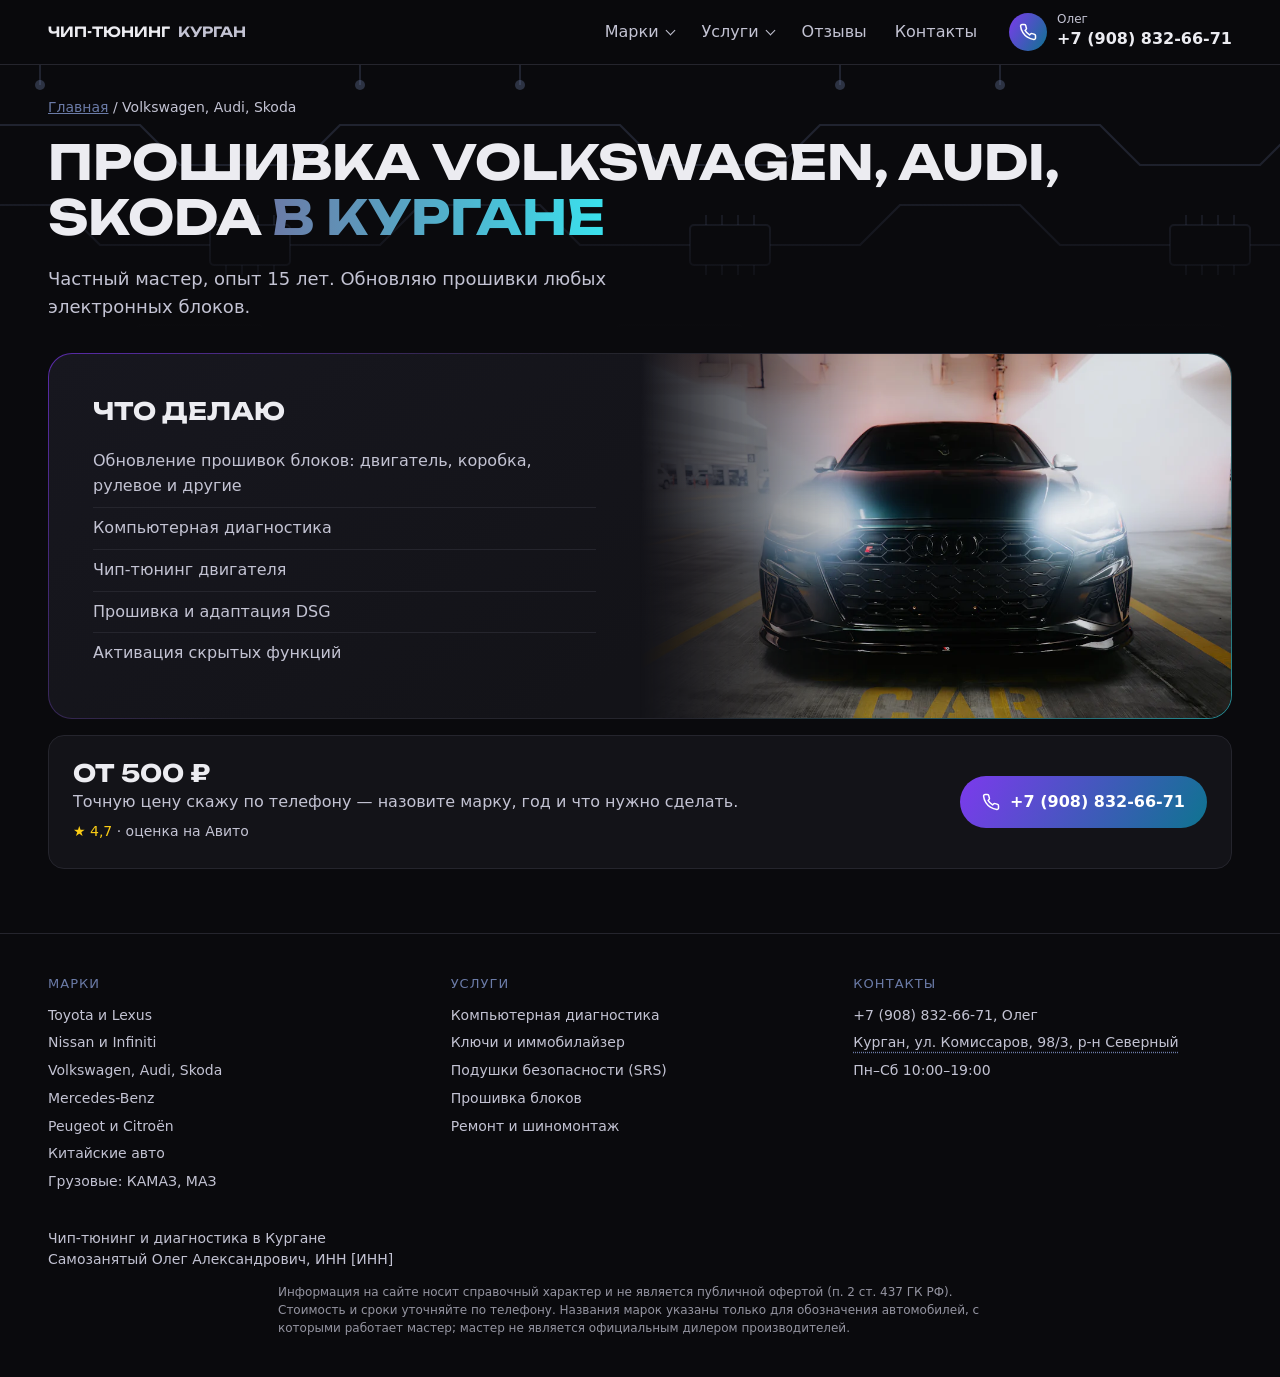
<file: vw-audi-skoda.html>
<!doctype html>
<html lang="ru">

<head>
  <meta charset="utf-8">
  <meta name="viewport" content="width=device-width, initial-scale=1">
  <title>Прошивка и чип-тюнинг Volkswagen, Audi, Skoda в Кургане</title>
  <meta name="description"
    content="Чип-тюнинг и обновление прошивок Volkswagen, Audi, Skoda в Кургане: двигатель, DSG, рулевое, активация скрытых функций. Тел. +7 (908) 832-66-71.">
  <link rel="icon"
    href="data:image/svg+xml,%3Csvg xmlns='http://www.w3.org/2000/svg' viewBox='0 0 32 32'%3E%3Crect width='32' height='32' rx='8' fill='%237c3aed'/%3E%3Cpath d='M18 4 8 18h7l-1 10 10-14h-7z' fill='white'/%3E%3C/svg%3E">
  <link rel="preload" href="assets/fonts/unbounded-cyrillic.woff2" as="font" type="font/woff2" crossorigin>
  <link rel="stylesheet" href="assets/style.css">
</head>

<body>

  <header class="top">
    <div class="wrap top-in">
      <a class="logo" href="index.html">Чип-тюнинг<span>Курган</span></a>
      <button class="burger" type="button" aria-label="Меню" aria-expanded="false"><span></span></button>
      <nav class="menu" aria-label="Меню">
        <ul>
          <li class="dd"><a href="index.html#brands">Марки</a>
            <ul>
              <li><a href="toyota-lexus.html">Toyota и Lexus</a></li>
              <li><a href="nissan-infiniti.html">Nissan и Infiniti</a></li>
              <li><a href="vw-audi-skoda.html">Volkswagen, Audi, Skoda</a></li>
              <li><a href="mercedes.html">Mercedes-Benz</a></li>
              <li><a href="peugeot-citroen.html">Peugeot и Citroën</a></li>
              <li><a href="kitajskie.html">Китайские авто</a></li>
              <li><a href="gruzovye.html">Грузовые: КАМАЗ, МАЗ</a></li>
            </ul>
          </li>
          <li class="dd"><a href="index.html#services">Услуги</a>
            <ul>
              <li><a href="diagnostika.html">Компьютерная диагностика</a></li>
              <li><a href="klyuchi.html">Ключи и иммобилайзер</a></li>
              <li><a href="airbag.html">Подушки безопасности (SRS)</a></li>
              <li><a href="proshivka.html">Прошивка блоков</a></li>
              <li><a href="remont.html">Ремонт и шиномонтаж</a></li>
            </ul>
          </li>
          <li><a href="index.html#reviews">Отзывы</a></li>
          <li><a href="index.html#contacts">Контакты</a></li>
        </ul>
        <a class="tel" href="tel:+79088326671"><span class="tel-ico"><svg class="ico" viewBox="0 0 24 24"
              aria-hidden="true">
              <path
                d="M22 16.92v3a2 2 0 0 1-2.18 2 19.79 19.79 0 0 1-8.63-3.07 19.5 19.5 0 0 1-6-6 19.79 19.79 0 0 1-3.07-8.67A2 2 0 0 1 4.11 2h3a2 2 0 0 1 2 1.72c.13.96.36 1.9.7 2.81a2 2 0 0 1-.45 2.11L8.09 9.91a16 16 0 0 0 6 6l1.27-1.27a2 2 0 0 1 2.11-.45c.91.34 1.85.57 2.81.7A2 2 0 0 1 22 16.92z" />
            </svg></span><span><small>Олег</small>+7 (908) 832-66-71</span></a>
      </nav>
    </div>
  </header>

  <main>
    <div class="page-head">
      <div class="wrap">
        <p class="crumbs"><a href="index.html">Главная</a> / Volkswagen, Audi, Skoda</p>
        <h1>Прошивка Volkswagen, Audi, Skoda <em>в&nbsp;Кургане</em></h1>
        <p class="lead">Частный мастер, опыт 15&nbsp;лет. Обновляю прошивки любых электронных блоков.</p>
      </div>
    </div>
    <section class="wrap page">
      <div class="split">
        <div class="split-text">
          <h2>Что делаю</h2>
          <ul>
            <li>Обновление прошивок блоков: двигатель, коробка, рулевое и другие</li>
            <li>Компьютерная диагностика</li>
            <li>Чип-тюнинг двигателя</li>
            <li>Прошивка и адаптация DSG</li>
            <li>Активация скрытых функций</li>
          </ul>
        </div>
        <div class="split-media">
          <img src="photos/vw-audi-skoda.webp" alt="Audi в гараже — прошивка Volkswagen, Audi, Skoda в Кургане"
            loading="lazy" width="1000" height="750">
        </div>
      </div>
      <div class="card cta">
        <div>
          <b>от 500 ₽</b>
          <p class="muted">Точную цену скажу по телефону — назовите марку, год и что нужно сделать.</p>
          <a class="rate" href="index.html#reviews"><span>★ 4,7</span> · оценка на Авито</a>
        </div>
        <div class="btns">
          <a class="btn" href="tel:+79088326671"><svg class="ico" viewBox="0 0 24 24" aria-hidden="true">
              <path
                d="M22 16.92v3a2 2 0 0 1-2.18 2 19.79 19.79 0 0 1-8.63-3.07 19.5 19.5 0 0 1-6-6 19.79 19.79 0 0 1-3.07-8.67A2 2 0 0 1 4.11 2h3a2 2 0 0 1 2 1.72c.13.96.36 1.9.7 2.81a2 2 0 0 1-.45 2.11L8.09 9.91a16 16 0 0 0 6 6l1.27-1.27a2 2 0 0 1 2.11-.45c.91.34 1.85.57 2.81.7A2 2 0 0 1 22 16.92z" />
            </svg>+7 (908) 832-66-71</a>
        </div>
      </div>
    </section>
  </main>

  <footer class="site-footer">
    <div class="wrap foot">
      <nav>
        <p class="label">Марки</p>
        <ul>
          <li><a href="toyota-lexus.html">Toyota и Lexus</a></li>
          <li><a href="nissan-infiniti.html">Nissan и Infiniti</a></li>
          <li><a href="vw-audi-skoda.html">Volkswagen, Audi, Skoda</a></li>
          <li><a href="mercedes.html">Mercedes-Benz</a></li>
          <li><a href="peugeot-citroen.html">Peugeot и Citroën</a></li>
          <li><a href="kitajskie.html">Китайские авто</a></li>
          <li><a href="gruzovye.html">Грузовые: КАМАЗ, МАЗ</a></li>
        </ul>
      </nav>
      <nav>
        <p class="label">Услуги</p>
        <ul>
          <li><a href="diagnostika.html">Компьютерная диагностика</a></li>
          <li><a href="klyuchi.html">Ключи и иммобилайзер</a></li>
          <li><a href="airbag.html">Подушки безопасности (SRS)</a></li>
          <li><a href="proshivka.html">Прошивка блоков</a></li>
          <li><a href="remont.html">Ремонт и шиномонтаж</a></li>
        </ul>
      </nav>
      <div>
        <p class="label">Контакты</p>
        <ul>
          <li><a href="tel:+79088326671">+7 (908) 832-66-71</a>, Олег</li>
          <li><a class="map-link"
              href="https://2gis.ru/kurgan/search/%D1%83%D0%BB.%20%D0%9A%D0%BE%D0%BC%D0%B8%D1%81%D1%81%D0%B0%D1%80%D0%BE%D0%B2%2C%2098%2F3"
              target="_blank" rel="noopener">Курган, ул. Комиссаров, 98/3, р-н Северный</a></li>
          <li>Пн–Сб 10:00–19:00</li>
        </ul>
      </div>
    </div>
    <p class="wrap copy">Чип-тюнинг и диагностика в Кургане<br>Самозанятый Олег Александрович, ИНН [ИНН]</p>
    <p class="wrap legal">Информация на сайте носит справочный характер и не является публичной офертой (п. 2 ст. 437 ГК
      РФ). Стоимость и сроки уточняйте по телефону. Названия марок указаны только для обозначения автомобилей, с
      которыми работает мастер; мастер не является официальным дилером производителей.</p>
  </footer>
  <a class="btn callbar" href="tel:+79088326671"><svg class="ico" viewBox="0 0 24 24" aria-hidden="true">
      <path
        d="M22 16.92v3a2 2 0 0 1-2.18 2 19.79 19.79 0 0 1-8.63-3.07 19.5 19.5 0 0 1-6-6 19.79 19.79 0 0 1-3.07-8.67A2 2 0 0 1 4.11 2h3a2 2 0 0 1 2 1.72c.13.96.36 1.9.7 2.81a2 2 0 0 1-.45 2.11L8.09 9.91a16 16 0 0 0 6 6l1.27-1.27a2 2 0 0 1 2.11-.45c.91.34 1.85.57 2.81.7A2 2 0 0 1 22 16.92z" />
    </svg>Позвонить</a>
  <a class="to-top" href="#" aria-label="Наверх"><svg class="ico" viewBox="0 0 24 24" aria-hidden="true">
      <path d="M12 19V5M5 12l7-7 7 7" />
    </svg></a>
  <script src="assets/site.js" defer></script>

</body>

</html>
</file>
<file: assets/style.css>
/* Шрифт Unbounded (SIL Open Font License) лежит на самом сайте, к Google браузер не обращается.
   Браузер скачивает только те файлы, символы из которых есть на странице. */
@font-face{font-family:Unbounded;font-weight:600 700;font-display:swap;src:url(fonts/unbounded-cyrillic.woff2) format("woff2");unicode-range:U+0301,U+0400-045F,U+0490-0491,U+04B0-04B1,U+2116}
@font-face{font-family:Unbounded;font-weight:600 700;font-display:swap;src:url(fonts/unbounded-latin.woff2) format("woff2");unicode-range:U+0000-00FF,U+0131,U+0152-0153,U+02BB-02BC,U+02C6,U+02DA,U+02DC,U+0304,U+0308,U+0329,U+2000-206F,U+20AC,U+2122,U+2191,U+2193,U+2212,U+2215,U+FEFF,U+FFFD}
@font-face{font-family:Unbounded;font-weight:600 700;font-display:swap;src:url(fonts/unbounded-latin-ext.woff2) format("woff2");unicode-range:U+0100-02BA,U+02BD-02C5,U+02C7-02CC,U+02CE-02D7,U+02DD-02FF,U+1D00-1DBF,U+1E00-1E9F,U+1EF2-1EFF,U+2020,U+20A0-20AB,U+20AD-20C4,U+2113,U+2C60-2C7F,U+A720-A7FF}

:root{--bg:#0a0a0d;--card:#131318;--line:#25252d;--text:#ececf1;--muted:#c3c3d3;--accent:#6b7ba7;--accent-bg:#7c3aed;--glow:rgba(58,225,237,.35);--star:#facc15;--cyan:#3ae1ed;--grad:linear-gradient(120deg,#a78bfa,var(--cyan));--frame:linear-gradient(145deg,#17171f,var(--card) 60%) padding-box,linear-gradient(135deg,rgba(124,58,237,.7),var(--line) 35%,var(--line) 65%,rgba(58,225,237,.6)) border-box}
*{box-sizing:border-box;margin:0;padding:0}
body{background:var(--bg);color:var(--text);font:16px/1.55 system-ui,-apple-system,"Segoe UI",Roboto,sans-serif}
a{color:inherit}
:focus-visible{outline:2px solid var(--accent);outline-offset:3px}
.wrap{max-width:1320px;margin-inline:auto;padding-inline:clamp(16px,4vw,48px)}
section{padding-block:64px}
[id]{scroll-margin-top:80px}
@media (prefers-reduced-motion:no-preference){html{scroll-behavior:smooth}}
.ico{width:18px;height:18px;flex:none;fill:none;stroke:currentColor;stroke-width:2;stroke-linecap:round;stroke-linejoin:round}
h1,h2,h3,.logo,.stats b,.cta b,.score{font-family:Unbounded,system-ui,sans-serif;text-transform:uppercase;line-height:1.15}
h1{font-size:clamp(30px,6vw,52px);margin:16px 0 20px}
h1 em{font-style:normal;background:linear-gradient(90deg,var(--accent),var(--cyan));-webkit-background-clip:text;background-clip:text;color:transparent}
h2{font-size:clamp(24px,4.5vw,40px);margin-bottom:12px}
h3{font-size:17px;margin:12px 0}
.label{color:var(--accent);font-size:13px;text-transform:uppercase;letter-spacing:.08em}
.muted,.lead{color:var(--muted)}
.lead{font-size:18px;max-width:560px}
.btns{display:flex;flex-wrap:wrap;gap:12px;margin-top:28px}
.btn{display:inline-flex;align-items:center;justify-content:center;gap:10px;padding:14px 22px;border-radius:999px;background:linear-gradient(120deg,var(--accent-bg),#0e7490);color:#fff;text-decoration:none;font-weight:600;white-space:nowrap}
.btn.ghost{background:none;border:1px solid var(--line)}
.btn:hover{filter:brightness(1.15)}

/* шапка и меню */
.top{position:sticky;top:0;z-index:20;background:rgba(10,10,13,.88);backdrop-filter:blur(10px);border-bottom:1px solid var(--line)}
.top-in{display:flex;justify-content:space-between;align-items:center;gap:24px;height:64px}
.logo{text-decoration:none;font-size:14px;white-space:nowrap}
.logo span{color:var(--muted);margin-left:8px}
.menu ul{list-style:none}
.menu a{text-decoration:none}
.burger{display:grid;place-items:center;width:44px;height:44px;background:none;border:1px solid var(--line);border-radius:10px;color:var(--text);cursor:pointer}
.burger span{width:18px;height:2px;background:currentColor;box-shadow:0 -6px currentColor,0 6px currentColor}
.menu{display:none;position:absolute;top:64px;left:0;right:0;max-height:calc(100vh - 64px);overflow:auto;padding:8px clamp(16px,4vw,48px) 24px;background:var(--bg);border-bottom:1px solid var(--line)}
.menu-open .menu{display:block}
.menu>ul>li>a{display:block;padding:12px 0;font-weight:600}
.dd ul{columns:2;column-gap:16px;padding-bottom:8px}
.dd ul a{display:block;padding:6px 0;color:var(--muted)}
.menu .tel{margin-top:16px}
/* телефон с именем мастера: в шапке и в контактах */
.tel{display:inline-flex;align-items:center;gap:10px;text-decoration:none;font-weight:600;white-space:nowrap}
.tel small{display:block;margin:0;font-size:12px;font-weight:400;line-height:1.2;color:var(--muted)}
.tel-ico{display:grid;place-items:center;width:38px;height:38px;border-radius:50%;background:linear-gradient(120deg,var(--accent-bg),#0e7490);color:#fff}

/* первый экран: фон-плата + фото со срезом по диагонали */
.hero{position:relative;isolation:isolate;overflow:hidden;padding-block:72px 0;background:linear-gradient(transparent 55%,var(--bg)),url(bg-circuit.svg) 0 0/480px}
.hero::before{content:"";position:absolute;top:-120px;left:-120px;width:720px;height:560px;background:radial-gradient(closest-side,var(--glow),transparent);z-index:-1;pointer-events:none}
.hero h1{font-size:clamp(30px,4.6vw,56px)}
.hero-photo{margin-top:40px;clip-path:polygon(0 16%,100% 0,100% 100%,0 100%)}
.stats-band{background:linear-gradient(90deg,transparent,var(--accent-bg),var(--cyan),transparent) top/100% 1px no-repeat,linear-gradient(90deg,var(--card),#141a22);border-bottom:1px solid var(--line)}
.stats{list-style:none;display:grid;grid-template-columns:repeat(auto-fit,minmax(150px,1fr));gap:20px;padding-block:28px;color:var(--muted);font-size:14px}
.stats b{display:block;color:var(--text);font-size:clamp(20px,3.5vw,32px);margin-bottom:4px}

.brands{padding-block:48px 0}
.chips{list-style:none;display:flex;flex-wrap:wrap;gap:8px;margin-top:12px}
.chips a,.chips span{display:block;padding:8px 14px;border:1px solid var(--line);border-radius:999px;color:var(--muted);font-size:14px;text-decoration:none}
.chips a:hover{border-color:var(--accent);color:var(--text)}

.card{background:var(--card);border:1px solid var(--line);border-radius:16px;padding:24px}

/* услуги: слева заголовок и тахометр (на компьютере прилипает), справа большие карточки */
.services{display:grid;gap:40px}
.svc-list{display:grid;gap:20px}
.svc{display:grid;grid-template-columns:minmax(0,1fr) auto;column-gap:16px;align-items:start;padding:clamp(24px,4vw,44px);border:1px solid transparent;border-radius:24px;background:var(--frame);transition:box-shadow .3s}
.svc:hover{box-shadow:0 0 48px -10px var(--glow)}
.svc-num{grid-column:2;grid-row:1;font:700 clamp(48px,7vw,96px)/.85 Unbounded,sans-serif;background:var(--grad);-webkit-background-clip:text;background-clip:text;color:transparent;filter:drop-shadow(0 0 16px rgba(58,225,237,.4))}
.svc h3{grid-column:1;grid-row:1;align-self:center;font-size:clamp(22px,3vw,32px);margin:0}
.svc>ul,.svc>.note{grid-column:1/-1}
.svc ul{margin-top:24px;list-style:none;columns:2 240px;column-gap:32px;color:var(--muted)}
.svc li{break-inside:avoid;position:relative;padding:6px 0 6px 18px}
.svc li::before{content:"";position:absolute;left:0;top:17px;width:8px;height:2px;background:var(--accent)}
/* ссылки в карточках: подчёркнуты и со стрелкой, чтобы было видно, что они кликабельны; пункты без ссылки — серые */
.svc li a{color:var(--text);text-decoration:underline;text-decoration-color:rgba(167,139,250,.55);text-underline-offset:4px;transition:color .2s,text-decoration-color .2s}
.svc li a::after{content:"→";display:inline-block;margin-left:6px;color:var(--cyan);transition:transform .2s}
.svc li a:hover{color:var(--cyan);text-decoration-color:currentColor}
.svc li a:hover::after{transform:translateX(4px)}
.svc .note{position:relative;margin-top:16px;color:var(--accent);font-size:14px}

/* тахометр */
.gauge{display:block;width:min(100%,340px);margin:32px auto 0;background:radial-gradient(closest-side at 50% 66%,rgba(58,225,237,.14),transparent)}
.gauge .track,.gauge .prog,.gauge .redzone{fill:none;stroke-width:6;stroke-linecap:round}
.gauge .track{stroke:var(--line)}
.gauge .prog{stroke:var(--accent);stroke-dasharray:100;stroke-dashoffset:100;filter:drop-shadow(0 0 6px var(--glow))}
.gauge .redzone{stroke:#ef4444}
.gauge line{stroke:var(--muted);stroke-width:2}
.gauge line.major{stroke:var(--text);stroke-width:3}
.gauge line.red{stroke:#ef4444}
.gauge text{fill:var(--muted);font:600 18px Unbounded,system-ui,sans-serif;text-anchor:middle}
.gauge .unit{font:500 11px system-ui,sans-serif;letter-spacing:.1em}
.needle{fill:#ef4444;filter:drop-shadow(0 0 6px rgba(239,68,68,.7));transform-box:view-box;transform-origin:200px 200px}
.gauge .hub{fill:var(--card);stroke:var(--line);stroke-width:3}

/* Движение при прокрутке: site.js выставляет --p (стрелка, 0…1) и --r (карточка, 0…1). Без скрипта всё видно сразу. */
.needle{transform:rotate(calc(-120deg + var(--p,0) * 225deg))}
.gauge .prog{stroke-dashoffset:calc((100 - var(--p,0) * 93.75) * 1px)}
.reveal{transform-origin:50% 0;opacity:var(--r,1);transform:perspective(900px) rotateX(calc((1 - var(--r,1)) * -28deg)) translateY(calc((1 - var(--r,1)) * 80px))}

/* отзывы: оценка + карусель (листается пальцем или стрелками) */
.band{position:relative;isolation:isolate;overflow:hidden;background:linear-gradient(160deg,#121219,var(--bg) 60%);border-block:1px solid var(--line)}
.band::before{content:"";position:absolute;right:-160px;bottom:-220px;width:760px;height:620px;background:radial-gradient(closest-side,var(--glow),transparent);opacity:.6;z-index:-1;pointer-events:none}
.reviews{display:grid;grid-template-columns:minmax(0,1fr);gap:32px}
.score{display:block;width:fit-content;font-size:clamp(72px,10vw,112px);line-height:1;margin-top:8px;background:linear-gradient(120deg,var(--text) 30%,var(--cyan));-webkit-background-clip:text;background-clip:text;color:transparent}
.stars{display:inline-block;margin:12px 0 6px;font-size:30px;line-height:1;background:linear-gradient(90deg,var(--star) calc(var(--r)*20%),#3a3a46 0);-webkit-background-clip:text;background-clip:text;color:transparent}
.rating p{color:var(--muted)}
.rating .btn{margin-top:20px}
.carousel{display:grid;grid-auto-flow:column;grid-auto-columns:min(85%,400px);gap:16px;overflow-x:auto;scroll-snap-type:x mandatory;scrollbar-width:none}
.carousel::-webkit-scrollbar{display:none}
.review{scroll-snap-align:start;display:flex;flex-direction:column;justify-content:space-between;gap:20px;min-height:240px;padding:28px;background:var(--card);border:1px solid var(--line);border-radius:20px}
.review blockquote{font-size:19px;line-height:1.5}
.review blockquote::before{content:"\201C";display:block;height:40px;font:700 64px/1 Georgia,serif;color:var(--accent)}
.review figcaption{color:var(--muted);font-size:14px}
.car-nav{display:flex;gap:8px;margin-top:20px}
.car-nav[hidden]{display:none}
.car-nav button{width:48px;height:48px;border-radius:50%;border:1px solid var(--line);background:var(--card);color:var(--text);font-size:20px;cursor:pointer}
.car-nav button:hover{border-color:var(--accent)}

/* фото первого экрана главной со срезом по диагонали; чтобы заменить фото — положите файл с тем же именем в photos/ */
.photo{display:block;width:100%;height:auto;aspect-ratio:4/3;object-fit:cover;background:#15151c;clip-path:polygon(18% 0,100% 0,100% 100%,0 100%)}

.contacts{display:grid;grid-template-columns:repeat(auto-fit,minmax(220px,1fr));gap:16px;margin-top:28px}
dt{color:var(--muted);font-size:14px;margin-bottom:4px}
dd{font-size:18px}
dd a{text-decoration:none}
dd small{display:block;margin-top:6px;font-size:14px;color:var(--muted)}
/* адрес открывается в 2ГИС: пунктир показывает, что он кликабельный */
.map-link,.foot .map-link{text-decoration:underline dotted;text-decoration-color:var(--accent);text-underline-offset:4px}
.map-link:hover{color:var(--cyan)}

/* внутренние страницы */
.page-head{position:relative;isolation:isolate;padding-block:32px 8px;background:linear-gradient(transparent 30%,var(--bg)),url(bg-circuit.svg) 0 0/480px}
.page-head h1{font-size:clamp(26px,5vw,48px)}
.crumbs{font-size:14px;color:var(--muted)}
.crumbs a{color:var(--accent)}
.page{padding-top:24px}
/* блок «Что делаю»: список и фото одной высоты, фото плавно растворяется в фоне карточки */
.split{display:grid;overflow:hidden;border:1px solid transparent;border-radius:24px;background:var(--frame)}
.split-text{padding:clamp(24px,4vw,44px)}
.split h2{font-size:clamp(18px,2.4vw,24px);margin:0 0 16px}
.split ul{list-style:none;color:var(--muted)}
.split li{padding:8px 0;border-top:1px solid var(--line)}
.split li:first-child{border-top:0}
.split-media{position:relative;order:-1;min-height:220px;overflow:hidden}
.split-media img{position:absolute;inset:0;width:100%;height:100%;object-fit:cover;transition:transform .6s;-webkit-mask-image:linear-gradient(#000 55%,transparent);mask-image:linear-gradient(#000 55%,transparent)}
.split:hover .split-media img{transform:scale(1.04)}
.cta{display:flex;flex-wrap:wrap;justify-content:space-between;align-items:center;gap:16px;margin-top:16px}
.cta b{font-size:24px}
.cta .btns{margin-top:0}
.cta .rate{display:inline-block;margin-top:6px;color:var(--muted);font-size:14px;text-decoration:none}
.cta .rate span{color:var(--star)}

.site-footer{border-top:1px solid var(--line);padding:40px 0 96px;color:var(--muted);font-size:14px}
.foot{display:grid;grid-template-columns:repeat(auto-fit,minmax(200px,1fr));gap:24px}
.foot ul{list-style:none;margin-top:8px}
.foot li{padding:3px 0}
.foot a{text-decoration:none}
.foot a:hover{color:var(--text)}
.copy{margin-top:32px}
.legal{margin-top:12px;max-width:820px;font-size:12px;line-height:1.5;opacity:.75}
.callbar{display:none;position:fixed;left:16px;right:16px;bottom:16px;z-index:10;box-shadow:0 8px 24px rgba(0,0,0,.5)}
/* кнопка «наверх»: появляется, когда прокрутили больше экрана (site.js) */
.to-top{position:fixed;right:16px;bottom:16px;z-index:15;display:grid;place-items:center;width:48px;height:48px;border-radius:50%;background:var(--card);border:1px solid var(--line);color:var(--text);box-shadow:0 8px 24px rgba(0,0,0,.5);opacity:0;visibility:hidden;transform:translateY(12px);transition:opacity .3s,transform .3s,visibility .3s,border-color .2s}
.to-top.show{opacity:1;visibility:visible;transform:none}
.to-top:hover{border-color:var(--accent)}

@media (min-width:960px){
  .burger{display:none}
  .menu,.menu-open .menu{display:flex;align-items:center;gap:32px;position:static;max-height:none;overflow:visible;padding:0;background:none;border:0}
  .menu>ul{display:flex;gap:28px}
  .menu>ul>li>a{padding:22px 0;font-weight:500;color:var(--muted)}
  .menu>ul>li>a:hover{color:var(--text)}
  .dd{position:relative}
  .dd>a::after{content:"";display:inline-block;width:6px;height:6px;margin:0 0 3px 8px;border:solid currentColor;border-width:0 1.5px 1.5px 0;transform:rotate(45deg)}
  .dd ul{display:none;position:absolute;top:100%;left:-16px;min-width:250px;columns:1;padding:8px;background:var(--card);border:1px solid var(--line);border-radius:12px;box-shadow:0 16px 40px rgba(0,0,0,.5)}
  .dd:hover ul,.dd:focus-within ul{display:block}
  .dd ul a{padding:8px 12px;border-radius:8px}
  .dd ul a:hover{background:#1c1c24;color:var(--text)}
  .menu .tel{margin:0}
  .carousel{grid-auto-columns:calc((100% - 32px) / 3)}

  .hero{min-height:600px;padding-block:96px}
  .hero-text{max-width:min(620px,50vw)}
  .hero-photo{position:absolute;top:0;right:0;bottom:0;width:46%;height:100%;aspect-ratio:auto;margin:0;clip-path:polygon(28% 0,100% 0,100% 100%,0 100%)}
  .reviews{grid-template-columns:280px minmax(0,1fr);align-items:center}
  .services{grid-template-columns:minmax(300px,380px) minmax(0,1fr);align-items:start}
  .svc-side{position:sticky;top:96px}
  .split{grid-template-columns:1fr 1fr}
  .split-media{order:0;min-height:320px}
  .split-media img{-webkit-mask-image:linear-gradient(90deg,transparent,#000 40%);mask-image:linear-gradient(90deg,transparent,#000 40%)}
  .site-footer{padding-bottom:40px}
}
@media (max-width:640px){.callbar{display:flex}.to-top{bottom:84px}}
</file>
